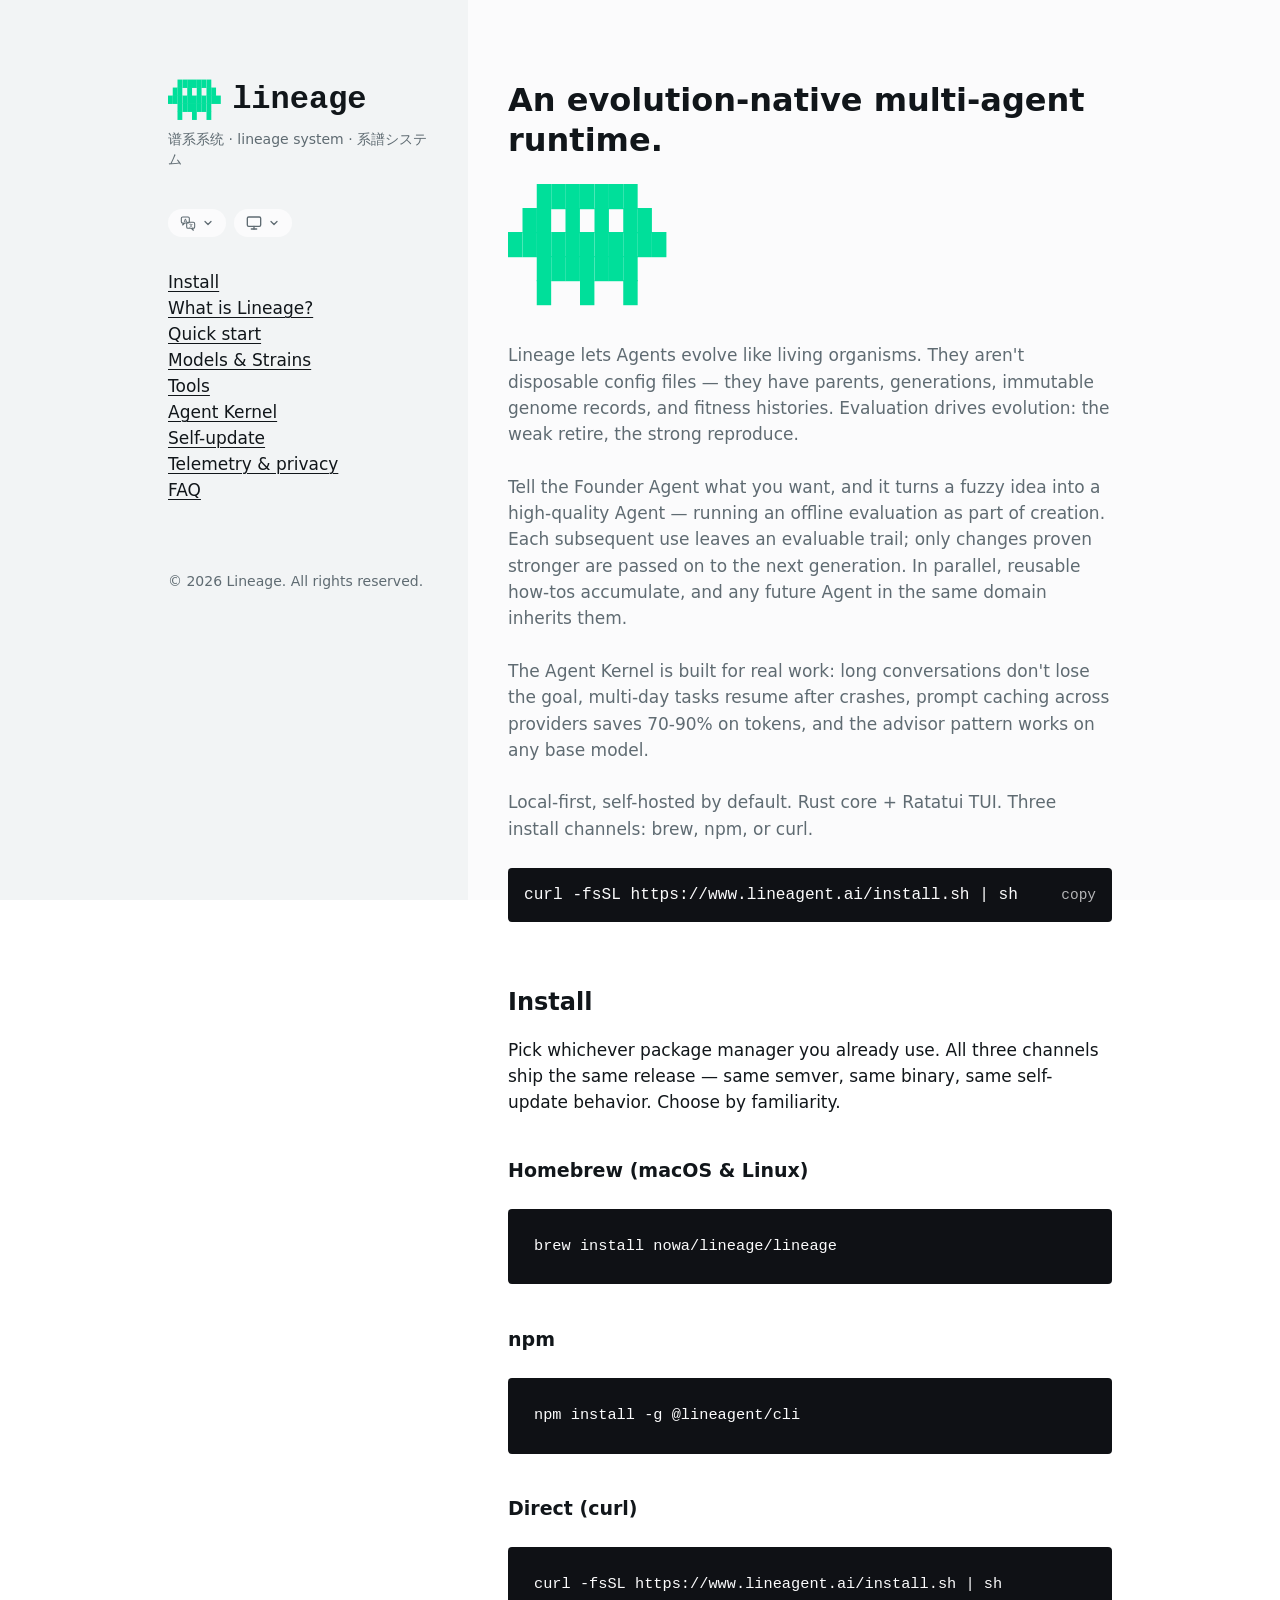
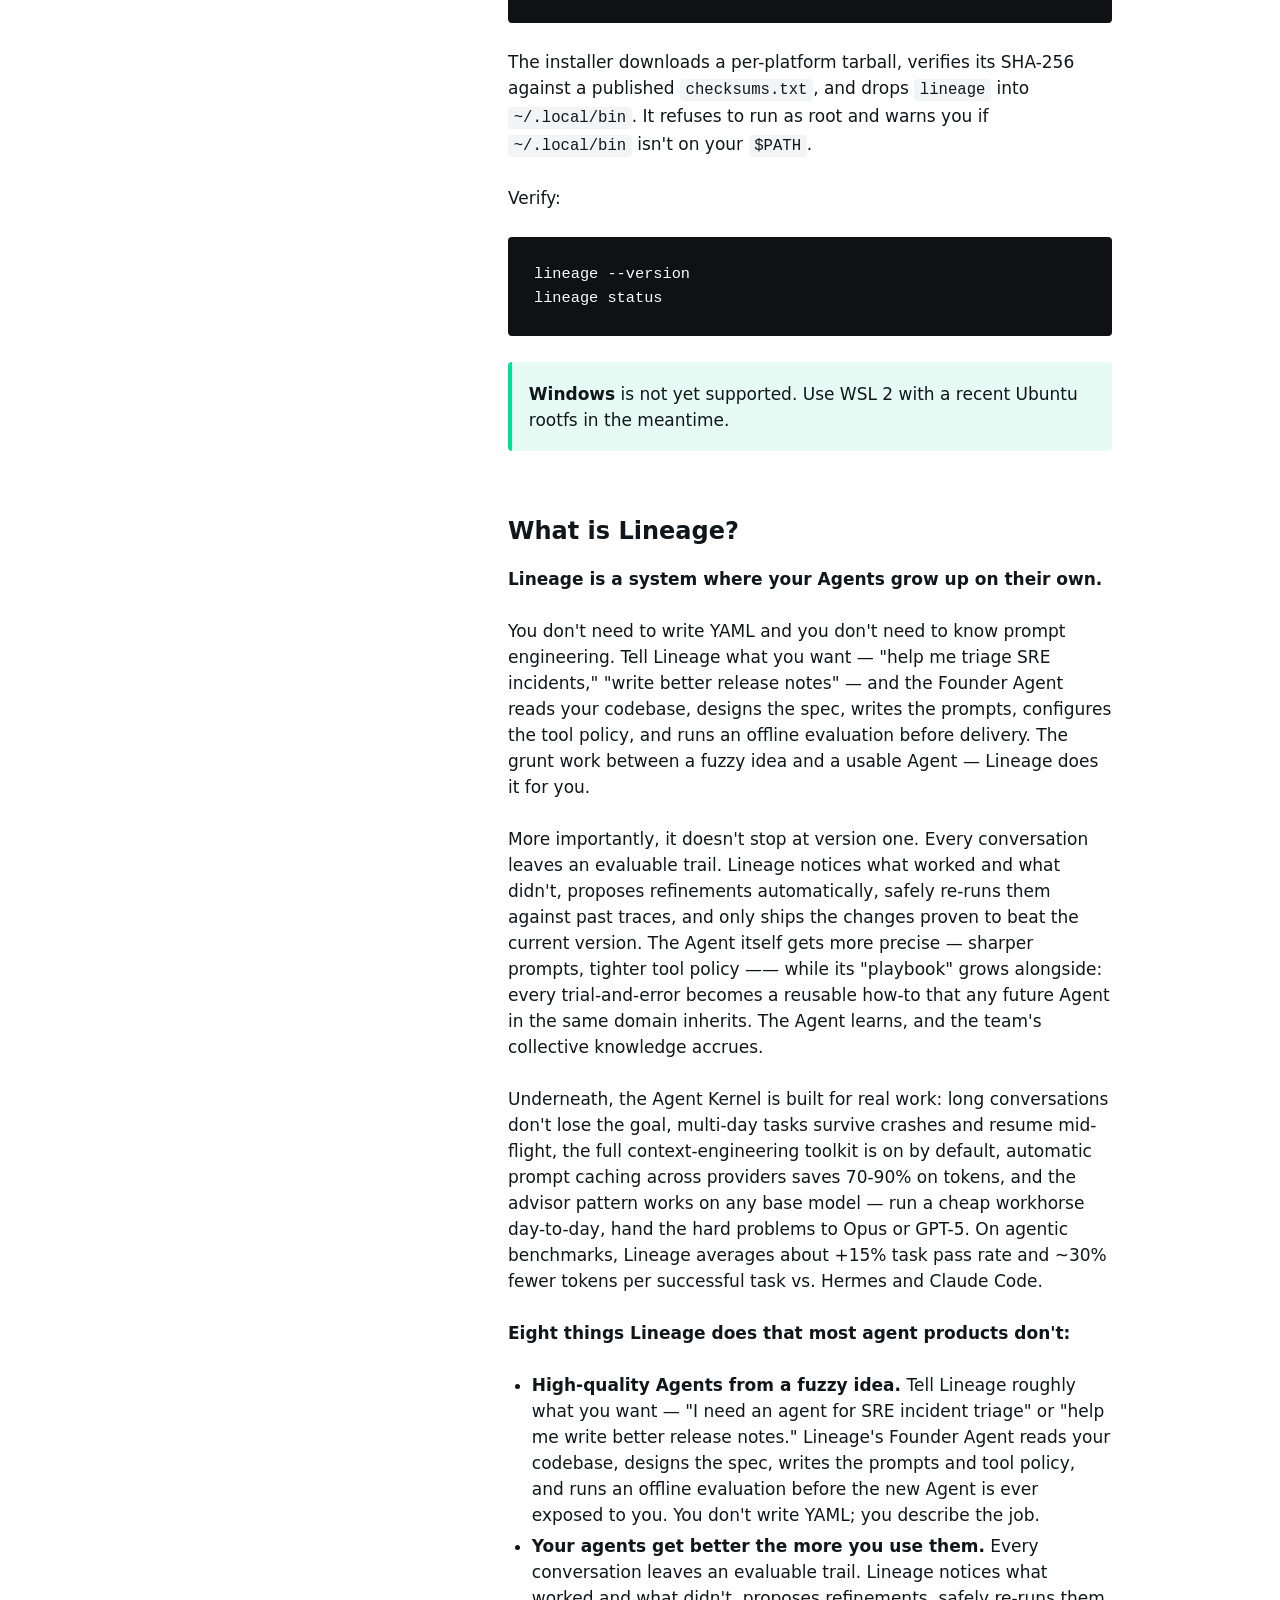
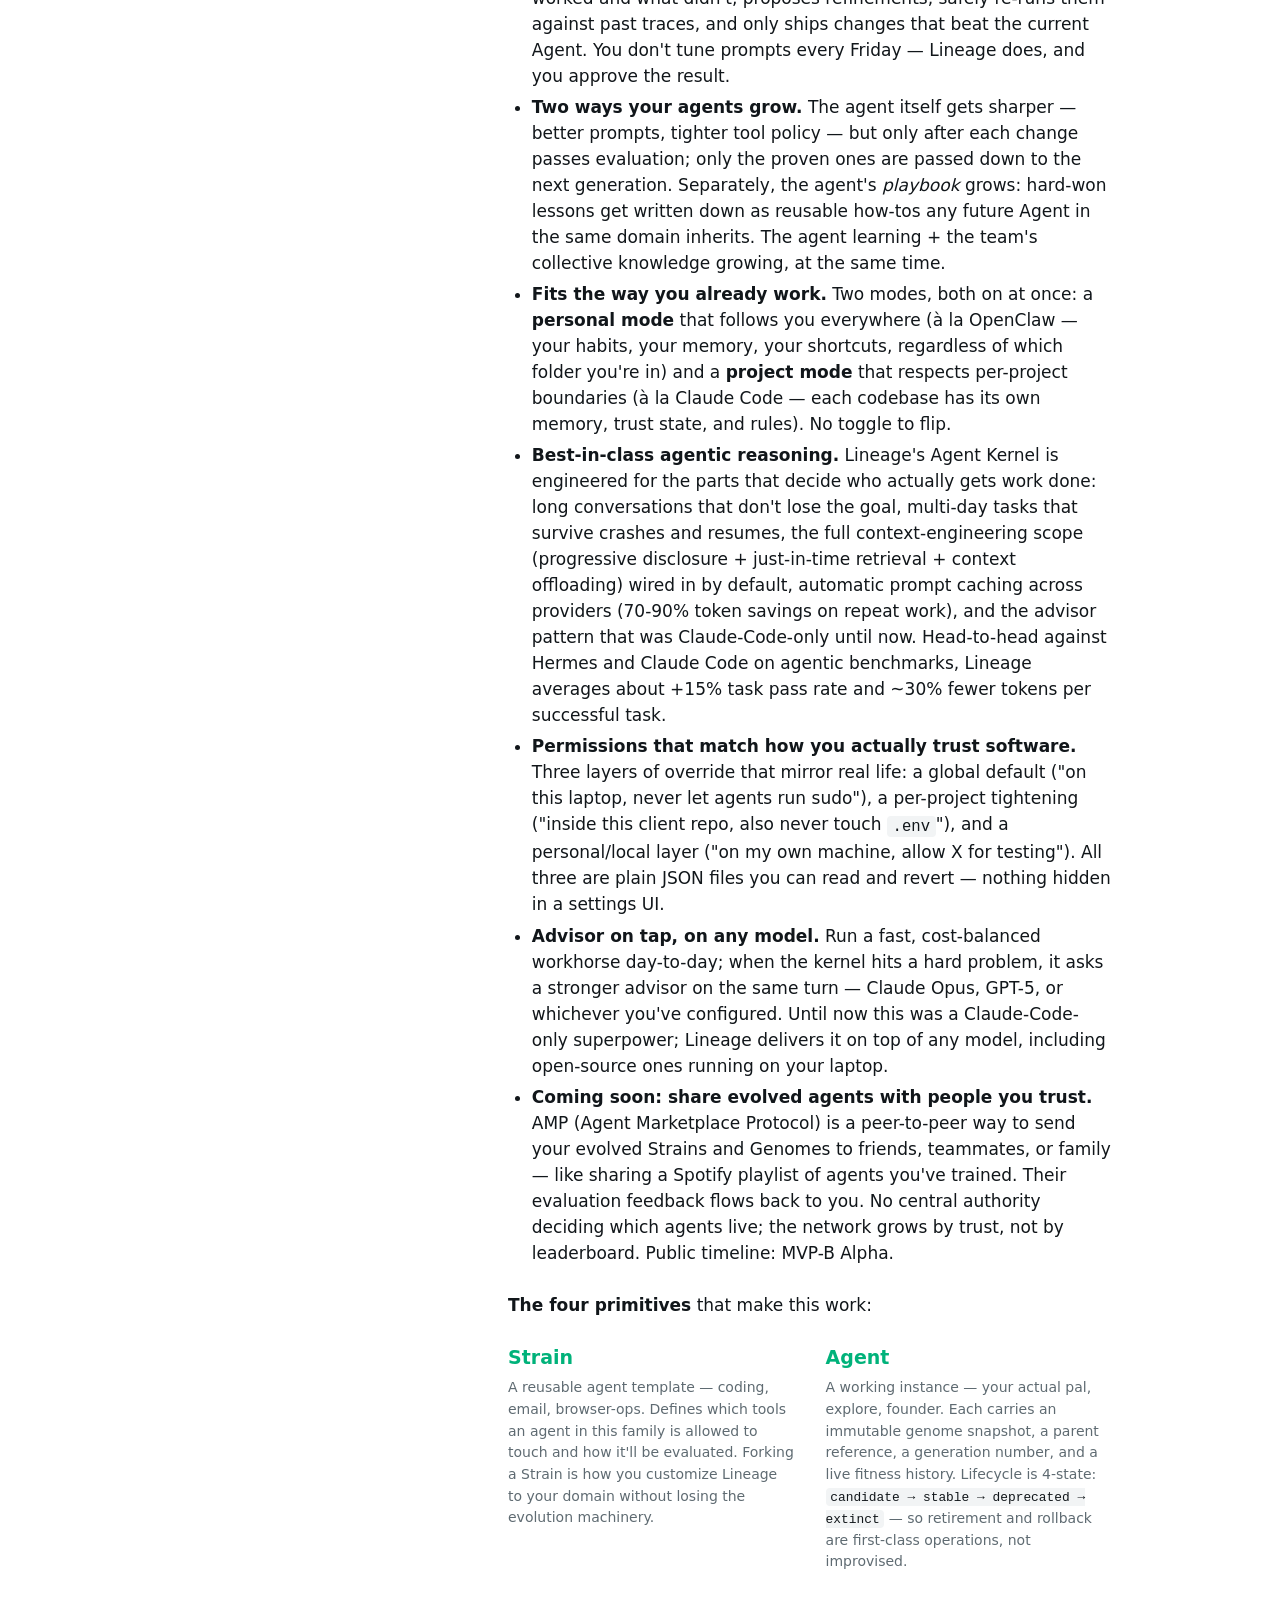
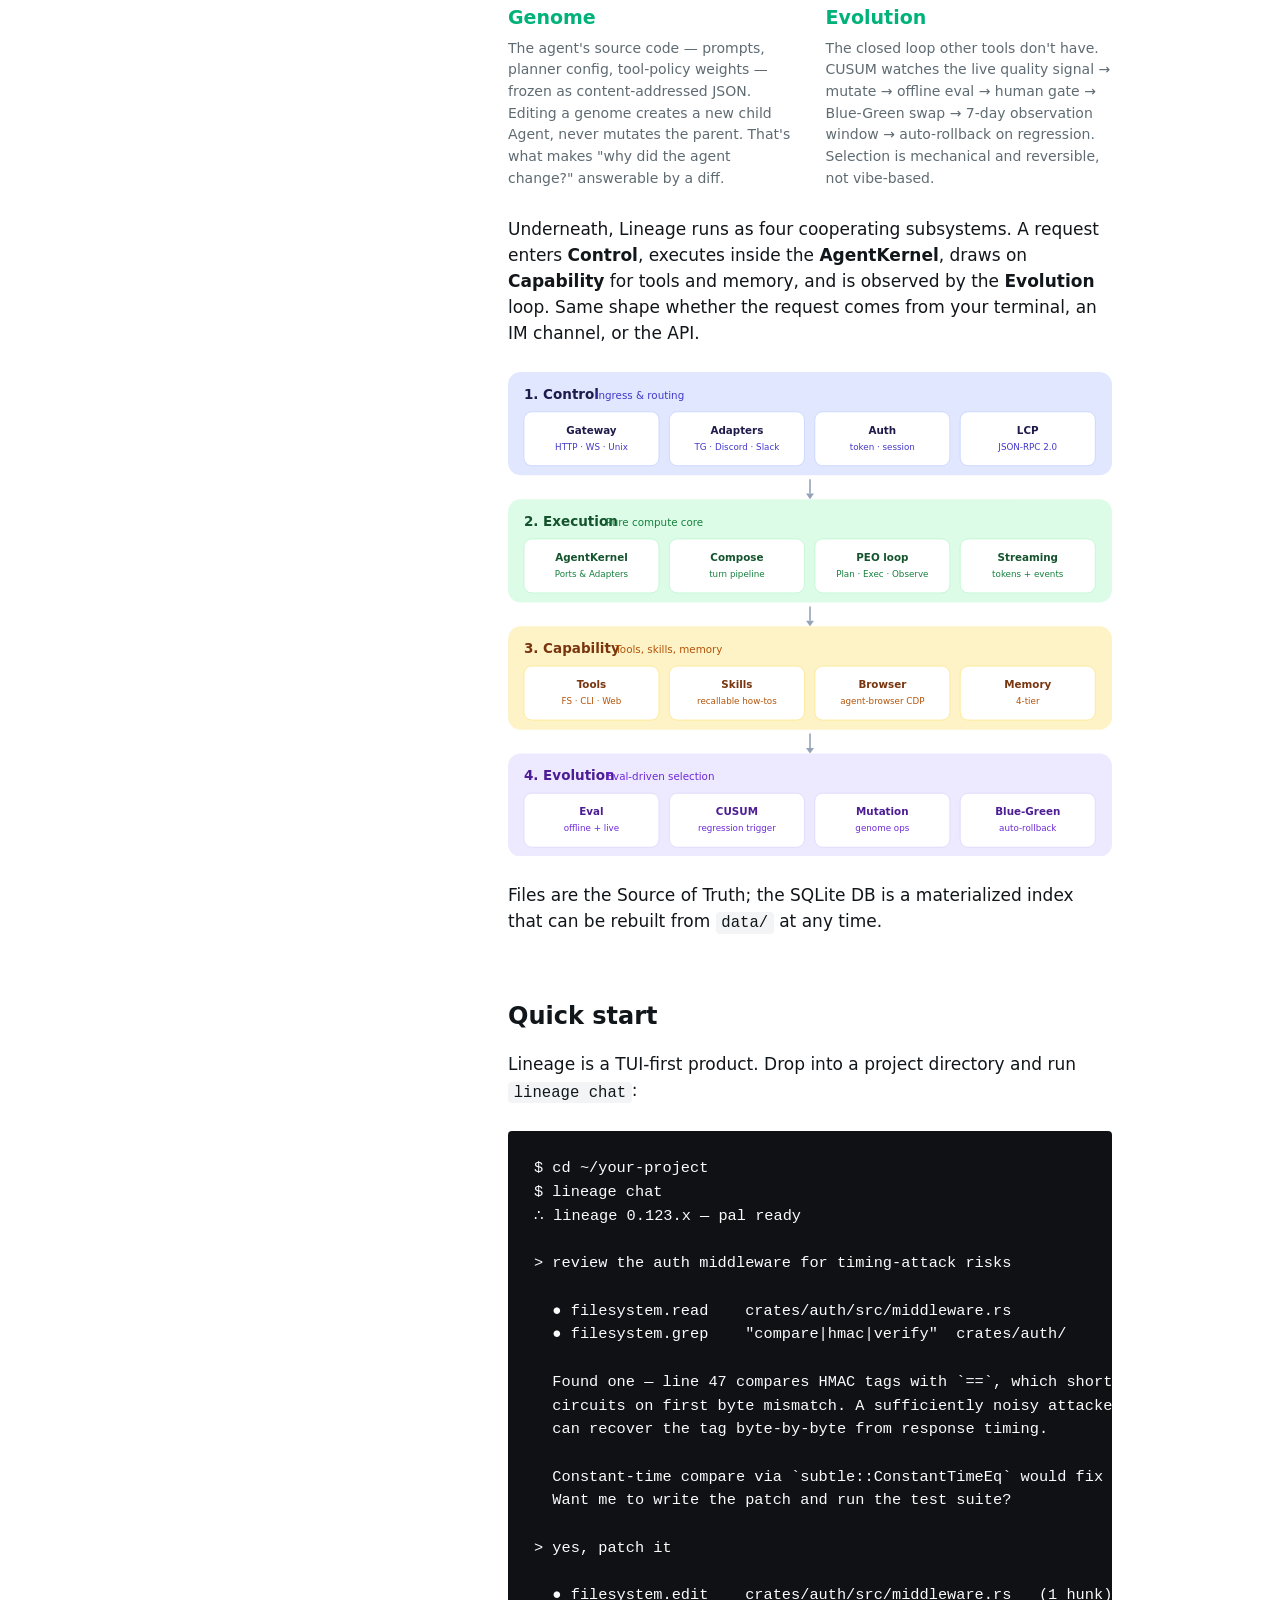
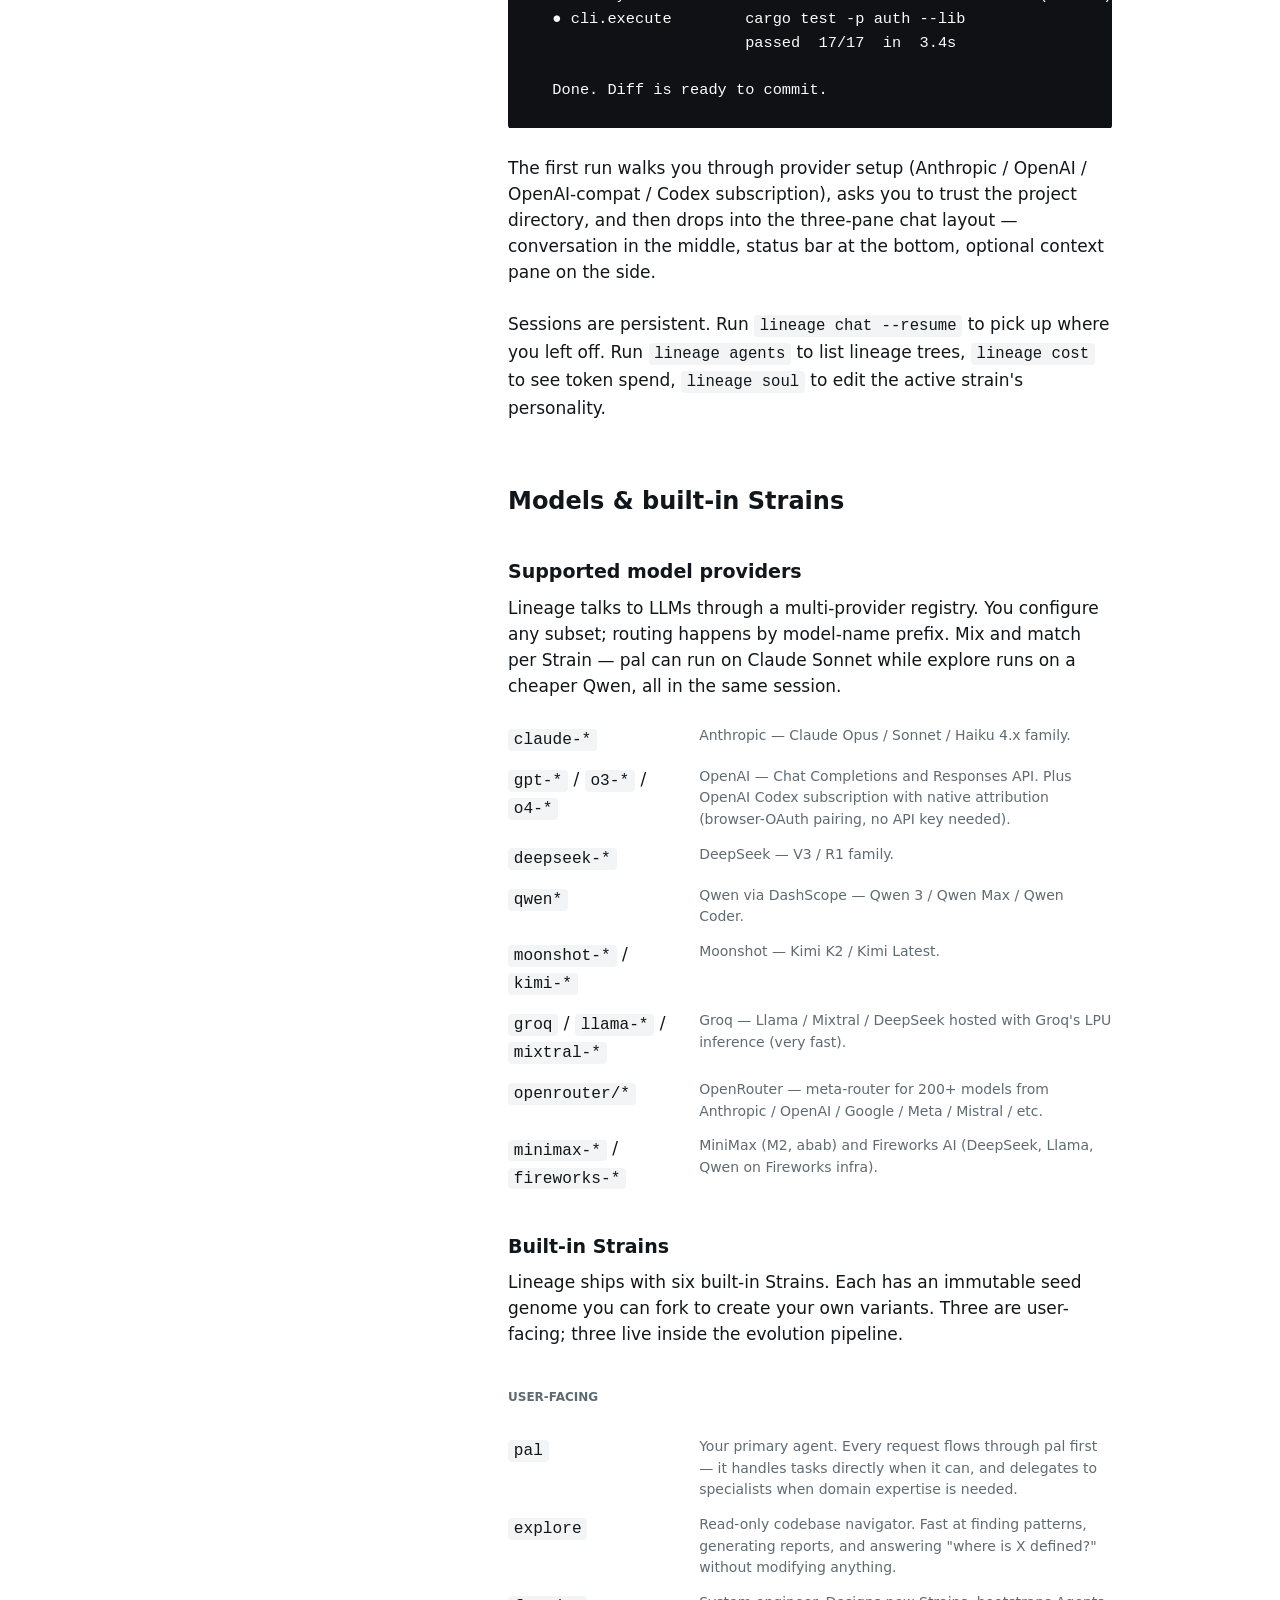
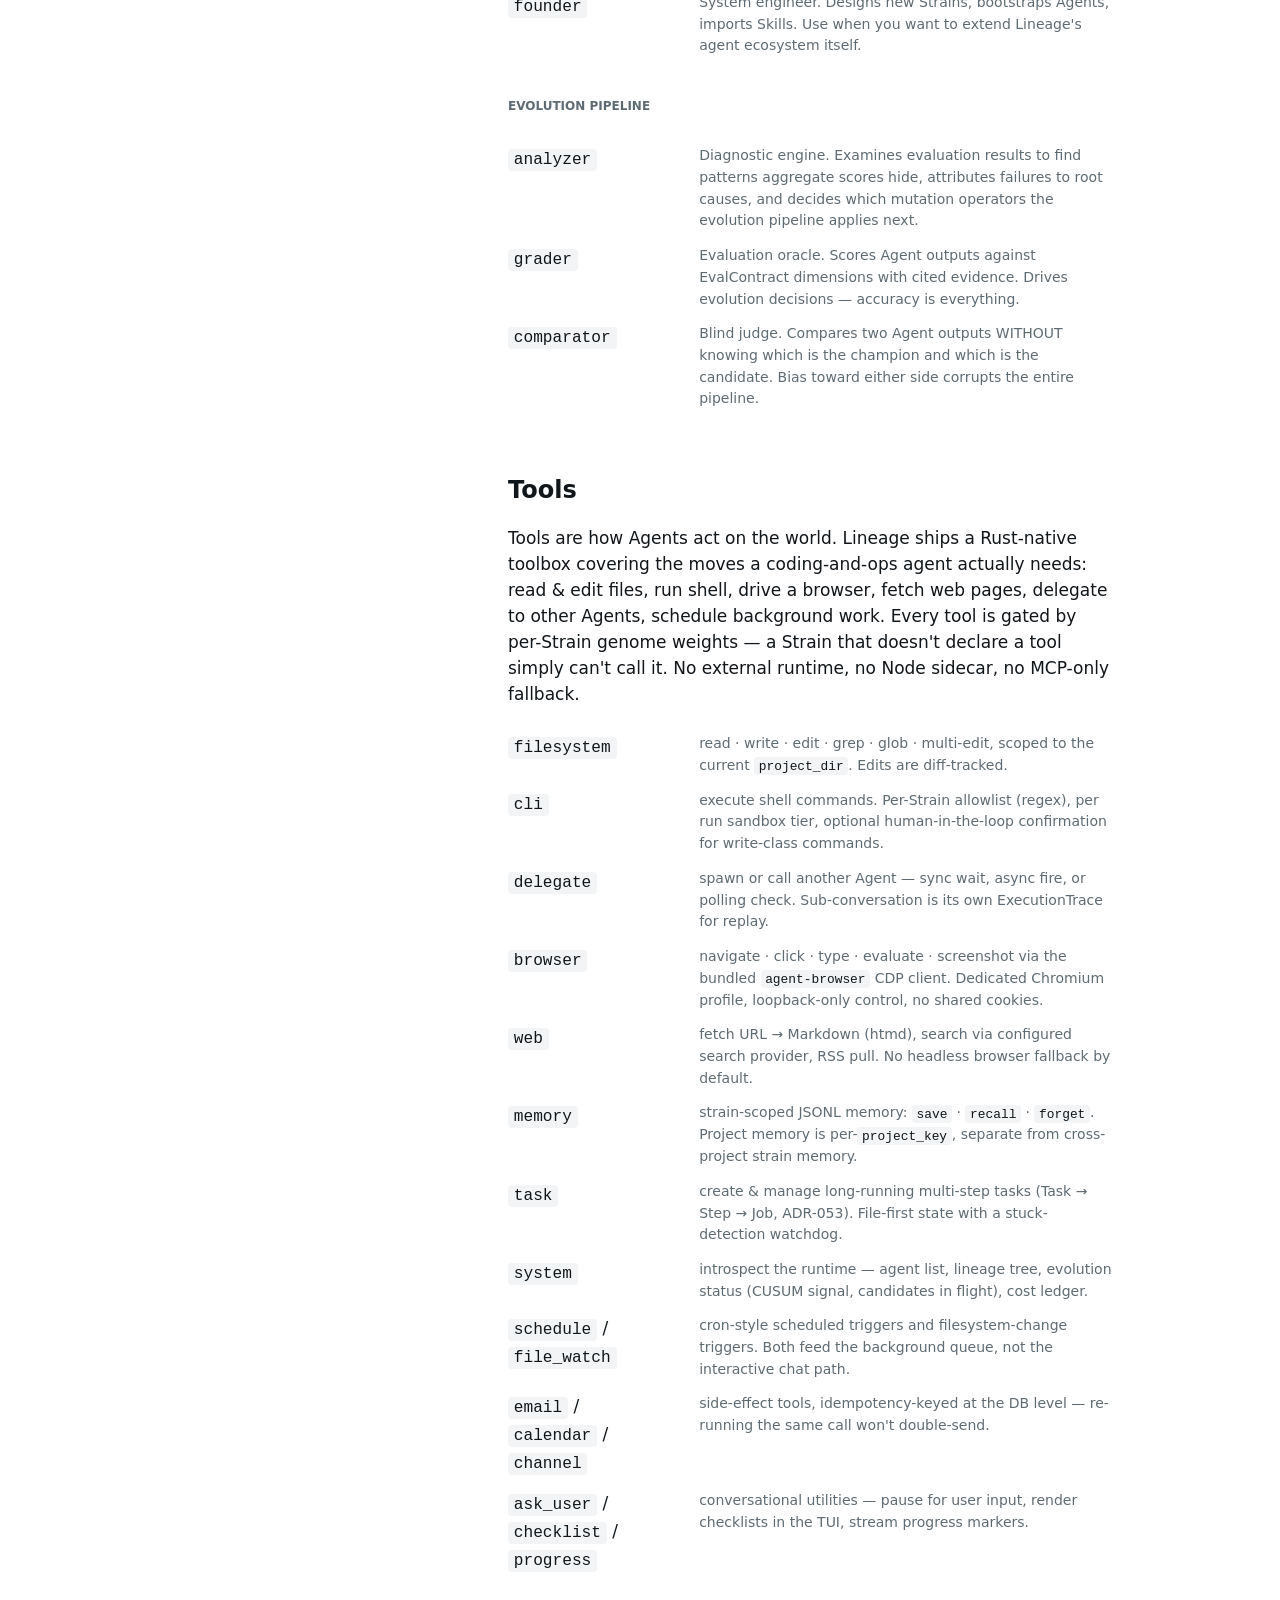
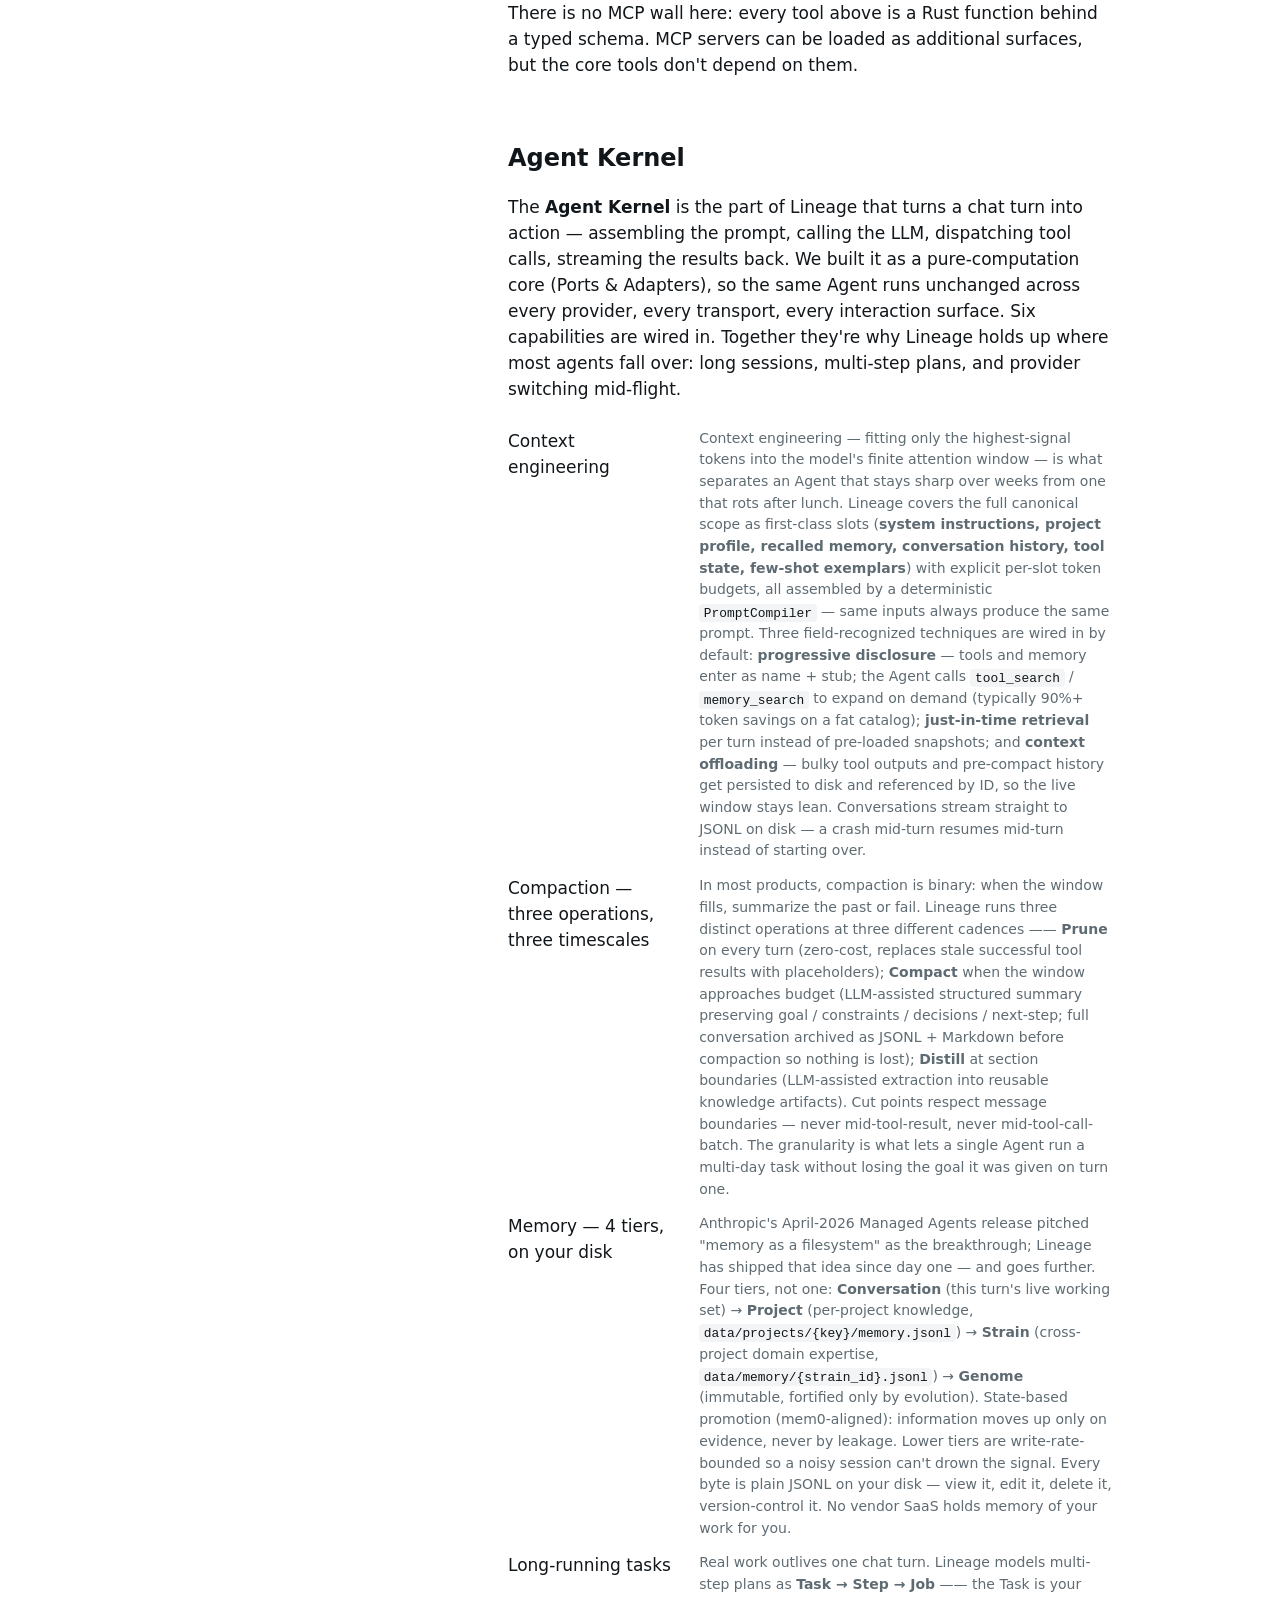
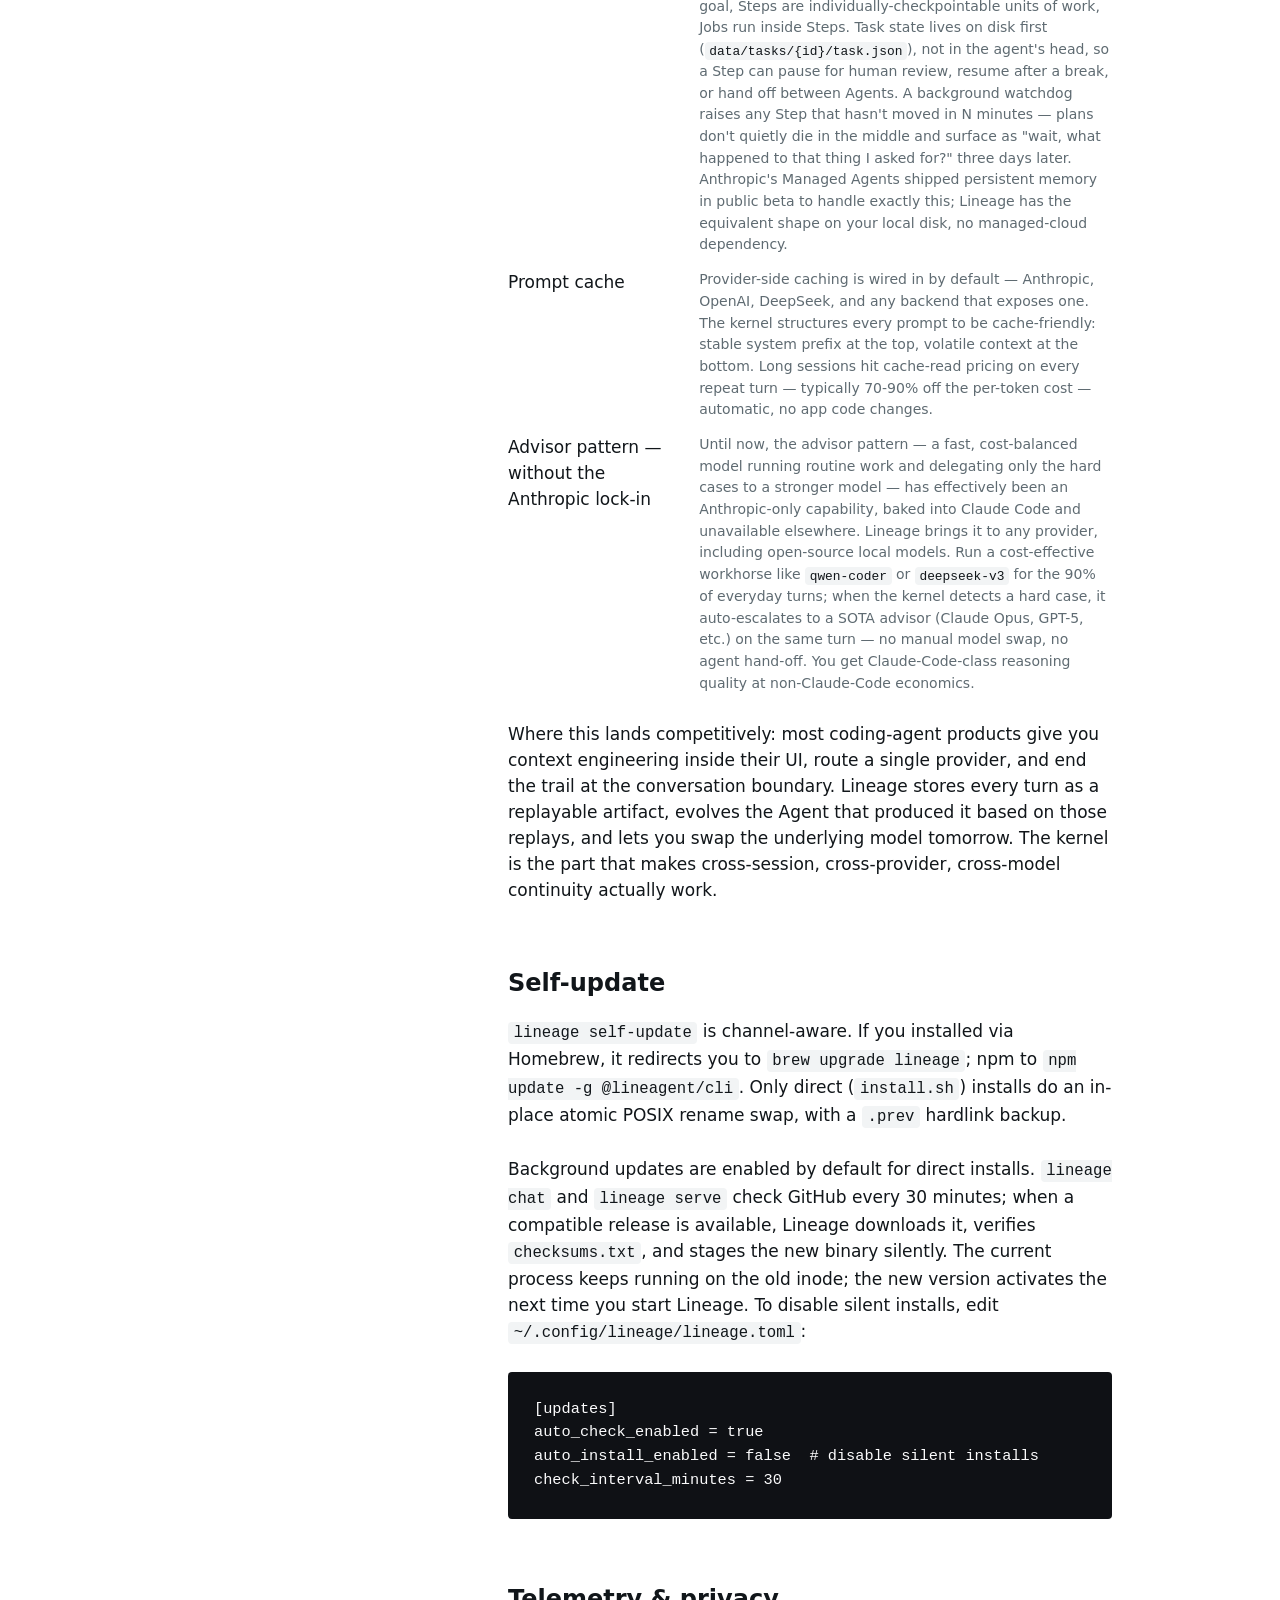
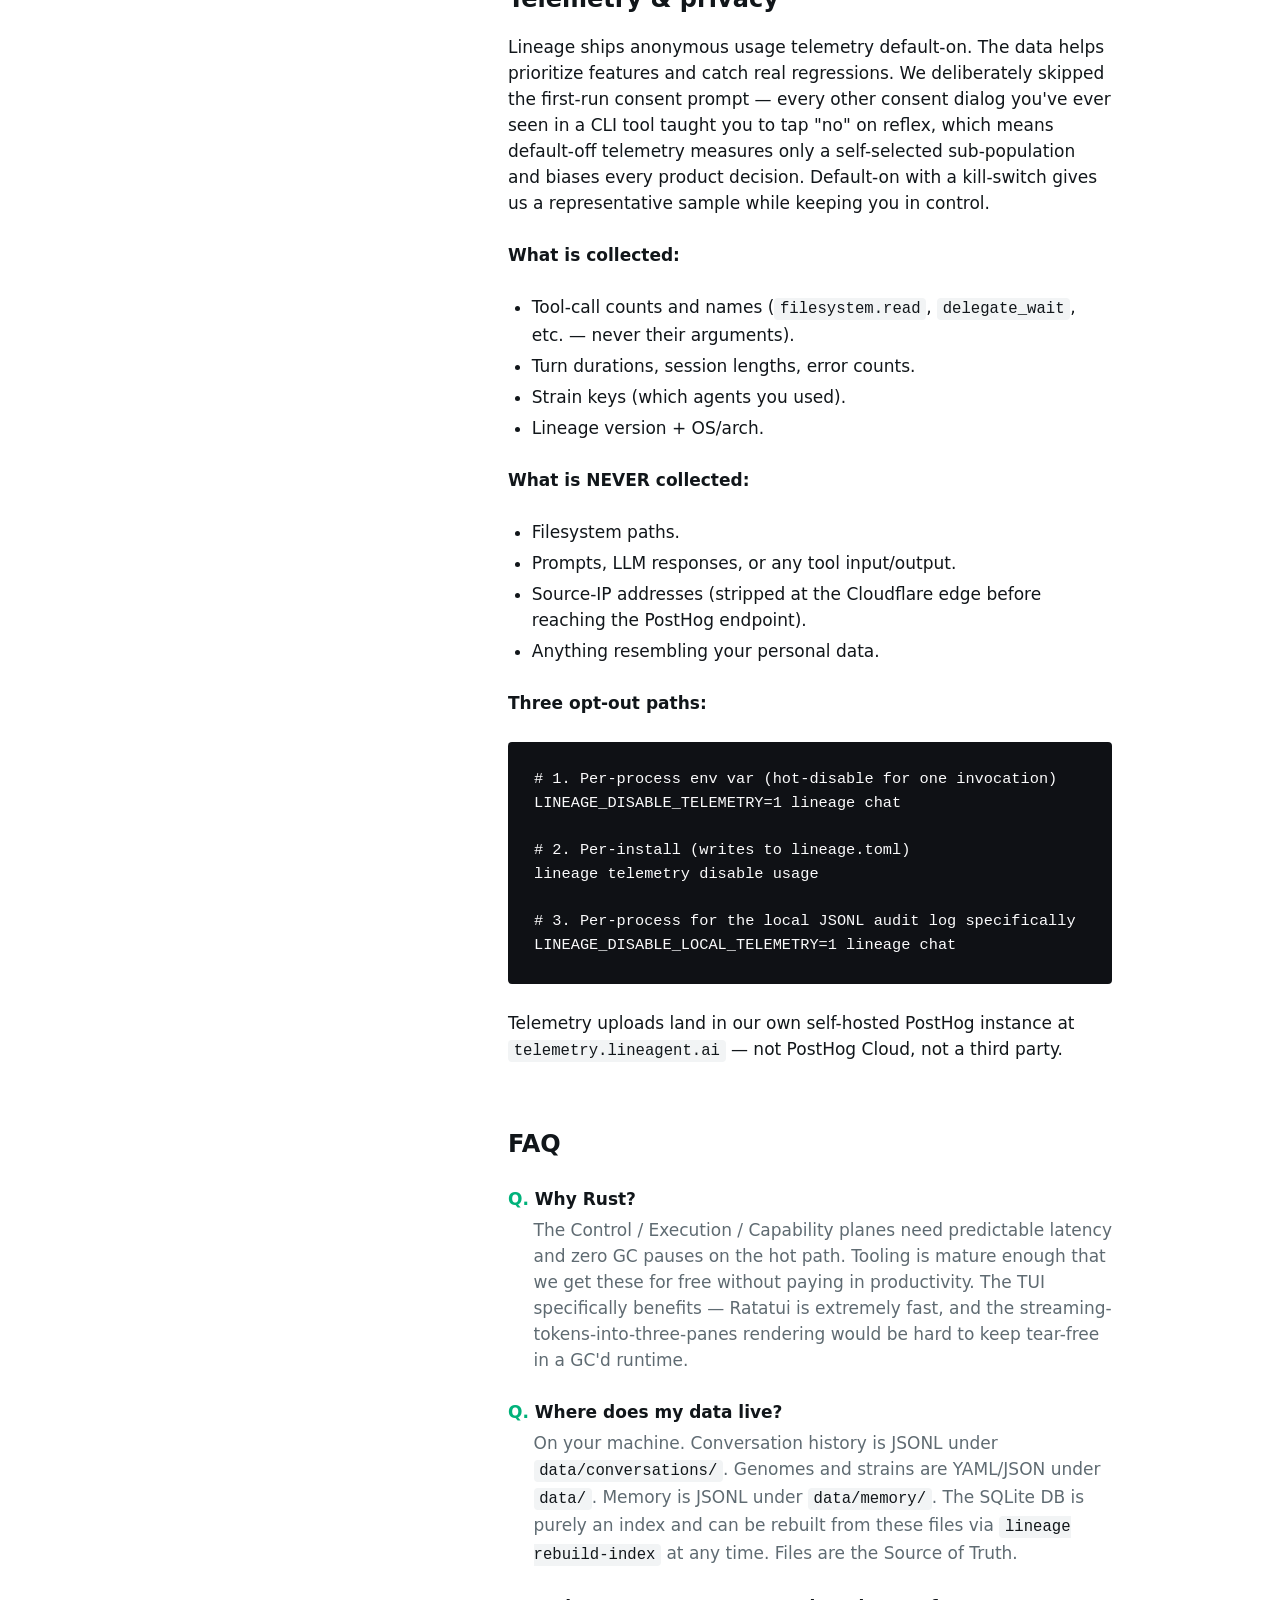
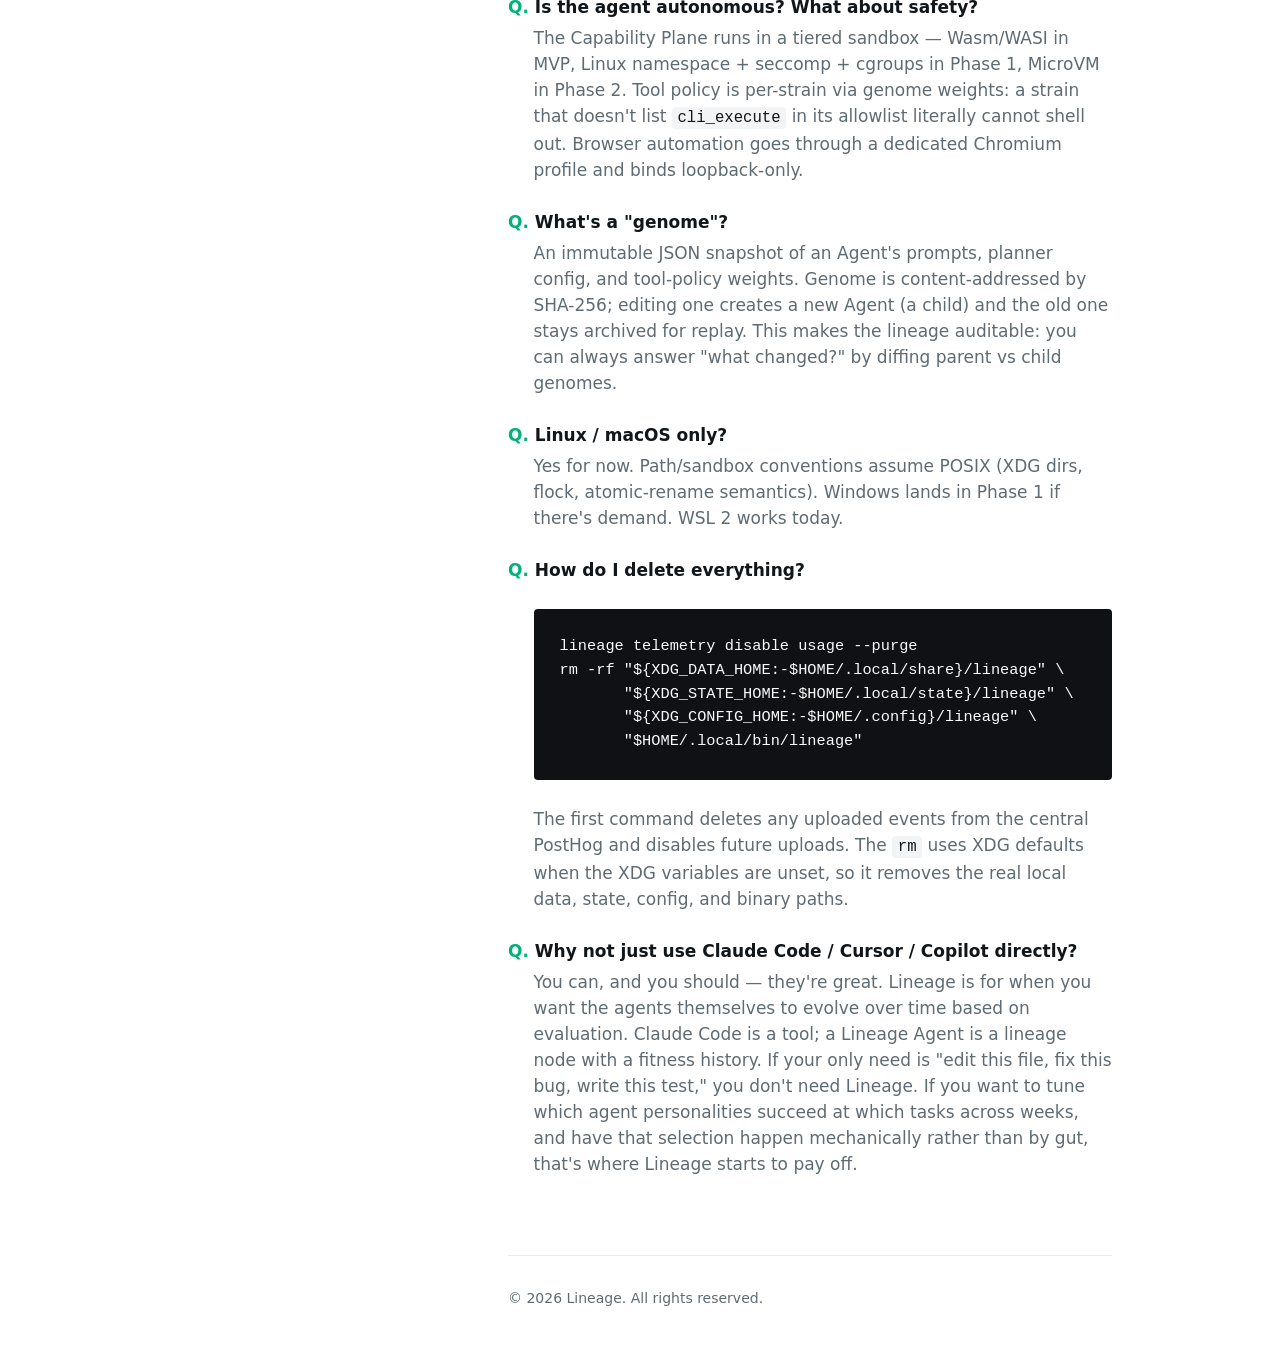
<file: index.html>
<!doctype html>
<!--
  Lineage landing site (www.lineagent.ai). Trilingual: en / 中 / 日.

  Strategy: keep one source HTML file with per-element `lang`
  attribute gating, then run build.py to publish three real URLs:
  `/`, `/zh/`, and `/ja/`. This keeps IA/design tokens in one place
  while giving crawlers one canonical language per URL.

  Direct source preview still works: CSS hides non-active language
  blocks, and JS sets `<html lang>` from URL hash → localStorage →
  navigator.language → default `en`.

  Translation policy:
  - Domain vocabulary (Strain / Agent / Genome / Evolution / ADR /
    MLI / etc.) stays in English across all three languages — they
    are technical identifiers, translating them adds confusion.
  - Code blocks, command-line examples, URLs, version numbers,
    file paths: never translated.
  - Brand mark (5×11 ASCII pixel art) is the same across all three.
-->
<html lang="en">
<head>
    <meta charset="utf-8">
    <meta name="viewport" content="width=device-width, initial-scale=1">
    <title>Lineage — Self-Hosted Multi-Agent Runtime in Rust</title>
    <meta name="description" content="Self-hosted multi-agent runtime where Agents evolve over time. Founder Agent designs from fuzzy ideas. Rust core, 9 LLM providers, local-first, files on disk.">

    <link rel="icon" href="/favicon.svg" type="image/svg+xml">
    <link rel="stylesheet" href="/style.css">

    <!-- Canonical URL — content lives at the root regardless of the
         active language (trilingual gating happens client-side). -->
    <link rel="canonical" href="https://www.lineagent.ai/">

    <!-- Crawler hints. /llms.txt is a markdown summary aimed at AI
         assistants (ChatGPT / Claude / Perplexity); /sitemap.xml is
         the standard machine-readable URL list. -->
    <link rel="sitemap" type="application/xml" href="/sitemap.xml">

    <link rel="alternate" hreflang="en" href="https://www.lineagent.ai/">
    <link rel="alternate" hreflang="zh" href="https://www.lineagent.ai/zh/">
    <link rel="alternate" hreflang="ja" href="https://www.lineagent.ai/ja/">
    <link rel="alternate" hreflang="x-default" href="https://www.lineagent.ai/">

    <meta property="og:title" content="Lineage — Self-Hosted Multi-Agent Runtime in Rust">
    <meta property="og:description" content="Agents that evolve over time. Founder Agent designs from a fuzzy idea. Runs across 9 LLM providers including local open-source models.">
    <meta property="og:url" content="https://www.lineagent.ai/">
    <meta property="og:type" content="website">
    <meta property="og:site_name" content="Lineage">
    <meta property="og:image" content="https://www.lineagent.ai/og-image.png">
    <meta property="og:image:width" content="1200">
    <meta property="og:image:height" content="630">
    <meta property="og:image:alt" content="Lineage — Self-Hosted Multi-Agent Runtime in Rust. ASCII brand mark in mint on a dark background, with the install one-liner: curl -fsSL lineagent.ai/install.sh | sh">
    <meta name="twitter:card" content="summary_large_image">
    <meta name="twitter:title" content="Lineage — Self-Hosted Multi-Agent Runtime in Rust">
    <meta name="twitter:description" content="Agents that evolve over time. Founder Agent designs from a fuzzy idea. Runs across 9 LLM providers including local open-source models.">
    <meta name="twitter:image" content="https://www.lineagent.ai/og-image.png">
    <meta name="twitter:image:alt" content="Lineage — Self-Hosted Multi-Agent Runtime in Rust">

    <!-- FOUC-prevention: resolve theme synchronously before stylesheet
         applies. Reads localStorage (lineage-theme: 'auto' | 'light' |
         'dark') + system preference, sets data-theme on <html>.
         Skipping this would flash light-mode content briefly even when
         the user's persisted choice is dark. -->
    <script>
    (function() {
        try {
            var t = localStorage.getItem('lineage-theme') || 'auto';
            var resolved = t === 'auto'
                ? (matchMedia('(prefers-color-scheme: dark)').matches ? 'dark' : 'light')
                : t;
            document.documentElement.setAttribute('data-theme', resolved);
            document.documentElement.setAttribute('data-theme-choice', t);
        } catch (e) {
            document.documentElement.setAttribute('data-theme', 'light');
            document.documentElement.setAttribute('data-theme-choice', 'auto');
        }
    })();
    </script>

    <!-- Structured data: SoftwareApplication for product surfacing,
         FAQPage for SERP rich-result eligibility on the FAQ section.
         Both schemas are schema.org-spec'd and Google-validated. -->
    <script type="application/ld+json">
    {
        "@context": "https://schema.org",
        "@type": "SoftwareApplication",
        "name": "Lineage",
        "alternateName": [
            "Lineage Agent Runtime",
            "lineagent"
        ],
        "applicationCategory": "DeveloperApplication",
        "applicationSubCategory": "AI Agent Runtime",
        "operatingSystem": "macOS, Linux",
        "description": "Self-hosted multi-agent runtime where Agents evolve over time through evaluation. Founder Agent designs new Agents from a fuzzy goal, runs an offline evaluation, and ships a validated Agent. Each conversation produces evidence; only proven changes are promoted to the next generation. Rust core, 9 LLM providers, local-first.",
        "url": "https://www.lineagent.ai/",
        "downloadUrl": "https://www.lineagent.ai/install.sh",
        "softwareVersion": "0.123.x",
        "programmingLanguage": "Rust",
        "license": "https://github.com/nowa/lineage/blob/main/COPYRIGHT.md",
        "image": "https://www.lineagent.ai/og-image.png",
        "inLanguage": "en",
        "offers": {
            "@type": "Offer",
            "price": "0",
            "priceCurrency": "USD",
            "availability": "https://schema.org/InStock"
        },
        "featureList": [
            "Evolution-driven Agent improvement (CUSUM trigger, offline eval, Blue-Green swap, auto-rollback)",
            "Multi-provider LLM (Anthropic Claude, OpenAI GPT, DeepSeek, Qwen, Moonshot Kimi, Groq, OpenRouter, MiniMax, Fireworks)",
            "Self-hosted, local-first storage (files are Source of Truth, SQLite as index)",
            "Six built-in Strains: pal, explore, founder, analyzer, grader, comparator",
            "Agent Kernel: context engineering, three-stage compaction, four-tier memory, long-running tasks, prompt cache, advisor pattern",
            "Personal mode + project mode, both on at once",
            "Three-layer permission control (User / Project / Local)",
            "Rust-native browser automation (agent-browser, loopback-only)",
            "Multi-step task orchestration (Task → Step → Job)",
            "Three-channel install: brew, npm, curl"
        ],
        "author": {
            "@type": "Organization",
            "name": "Lineage",
            "url": "https://www.lineagent.ai"
        }
    }
    </script>

    <script type="application/ld+json">
    {
        "@context": "https://schema.org",
        "@type": "FAQPage",
        "inLanguage": "en",
        "mainEntity": [
            {
                "@type": "Question",
                "name": "Why Rust?",
                "acceptedAnswer": {
                    "@type": "Answer",
                    "text": "The Control / Execution / Capability planes need predictable latency and zero GC pauses on the hot path. Tooling is mature enough to get these without paying in productivity. The TUI specifically benefits: Ratatui is extremely fast, and streaming tokens into three panes would be hard to keep tear-free in a GC'd runtime."
                }
            },
            {
                "@type": "Question",
                "name": "Where does my data live?",
                "acceptedAnswer": {
                    "@type": "Answer",
                    "text": "On your machine. Conversation history is JSONL under data/conversations/. Genomes and Strains are YAML/JSON under data/. Memory is JSONL under data/memory/. The SQLite DB is purely an index and can be rebuilt from these files via lineage rebuild-index at any time. Files are the Source of Truth."
                }
            },
            {
                "@type": "Question",
                "name": "Is the agent autonomous? What about safety?",
                "acceptedAnswer": {
                    "@type": "Answer",
                    "text": "The Capability Plane runs in a tiered sandbox: Wasm/WASI in MVP, Linux namespace + seccomp + cgroups in Phase 1, MicroVM in Phase 2. Tool policy is per-Strain via genome weights: a Strain that doesn't list cli_execute in its allowlist literally cannot shell out. Browser automation uses a dedicated Chromium profile and binds loopback-only."
                }
            },
            {
                "@type": "Question",
                "name": "What is a genome in Lineage?",
                "acceptedAnswer": {
                    "@type": "Answer",
                    "text": "An immutable JSON snapshot of an Agent's prompts, planner config, and tool-policy weights. Genome is content-addressed by SHA-256; editing one creates a new Agent (a child), and the old one stays archived for replay."
                }
            },
            {
                "@type": "Question",
                "name": "Linux and macOS only?",
                "acceptedAnswer": {
                    "@type": "Answer",
                    "text": "Yes for now. Path and sandbox conventions assume POSIX: XDG dirs, flock, and atomic rename semantics. Windows lands in Phase 1 if there is demand. WSL 2 works today."
                }
            },
            {
                "@type": "Question",
                "name": "How do I delete everything Lineage stored?",
                "acceptedAnswer": {
                    "@type": "Answer",
                    "text": "Run: lineage telemetry disable usage --purge; rm -rf \"${XDG_DATA_HOME:-$HOME/.local/share}/lineage\" \"${XDG_STATE_HOME:-$HOME/.local/state}/lineage\" \"${XDG_CONFIG_HOME:-$HOME/.config}/lineage\" \"$HOME/.local/bin/lineage\". The first command deletes uploaded telemetry events and disables future uploads. The rm command uses XDG defaults when the XDG variables are unset, so it removes the real local data, state, config, and binary paths."
                }
            },
            {
                "@type": "Question",
                "name": "Why not just use Claude Code, Cursor, or Copilot directly?",
                "acceptedAnswer": {
                    "@type": "Answer",
                    "text": "You can, and you should: they are great. Lineage is for when you want the agents themselves to evolve over time based on evaluation. Claude Code is a tool; a Lineage Agent is a lineage node with a fitness history."
                }
            }
        ]
    }
    </script>
</head>
<body>

<!-- ─── Sidebar ─────────────────────────────────────────────────── -->
<aside class="sidebar">
    <!-- Header is one flex row: [mark] [sitename] (Toltec parity).
         The bilingual tagline drops to a second row underneath. -->
    <header class="sidebar-header">
        <a href="#home" aria-label="Lineage home">
<pre class="sidebar-mark" aria-hidden="true">  ███████
 ██ █ █ ██
███████████
  ███████
  █  █  █  </pre><span class="sidebar-sitename">lineage</span>
            <span class="sidebar-tagline">谱系系统 · lineage system · 系譜システム</span>
        </a>
    </header>

    <!-- Sidebar dropdowns: language + theme.
         Two pill triggers in a row, each opens a popover menu. The
         language pill shows a globe icon (no per-language letter).
         The theme pill shows the *current* mode's icon (sun / moon /
         monitor). Active option in each menu shows brand-mint text
         + a small brand-mint dot on the right.
         Default language: English. Default theme: Auto / System. -->
    <div class="dropdown-row">

        <div class="dropdown" data-dropdown="lang">
            <button class="dropdown-trigger" type="button" aria-haspopup="true" aria-expanded="false" aria-label="Language">
                <!-- Translation icon: two overlapping speech bubbles, one with
                     Latin "A" and one with CJK "文". Conveys "multi-language" /
                     "translation" more directly than the earlier globe glyph
                     (which reads as "international" rather than specifically
                     "language"). Reference: typical i18n / translate icon pair. -->
                <svg class="icon" viewBox="0 0 24 24" fill="none" stroke="currentColor" stroke-width="1.6" stroke-linecap="round" stroke-linejoin="round" aria-hidden="true">
                    <path d="M4 3 H12 A2 2 0 0 1 14 5 V10 A2 2 0 0 1 12 12 H7 L4 15 L5 12 H4 A2 2 0 0 1 2 10 V5 A2 2 0 0 1 4 3 Z"/>
                    <text x="8" y="10" font-family="ui-sans-serif, system-ui, -apple-system, sans-serif" font-size="6.5" font-weight="700" fill="currentColor" stroke="none" text-anchor="middle">A</text>
                    <path d="M12 11 H20 A2 2 0 0 1 22 13 V18 A2 2 0 0 1 20 20 H19 L20 23 L17 20 H12 A2 2 0 0 1 10 18 V13 A2 2 0 0 1 12 11 Z"/>
                    <text x="16" y="18" font-family="ui-sans-serif, 'PingFang SC', 'Hiragino Sans', system-ui, sans-serif" font-size="6.5" font-weight="700" fill="currentColor" stroke="none" text-anchor="middle">文</text>
                </svg>
                <svg class="chevron" viewBox="0 0 24 24" fill="none" stroke="currentColor" stroke-width="2.5" stroke-linecap="round" stroke-linejoin="round" aria-hidden="true">
                    <polyline points="6 9 12 15 18 9"/>
                </svg>
            </button>
            <ul class="dropdown-menu" role="menu">
                <li><a href="/" data-lang-set="en" role="menuitem" aria-current="true"><span class="label">English</span></a></li>
                <li><a href="/zh/" data-lang-set="zh" role="menuitem"><span class="label">简体中文</span></a></li>
                <li><a href="/ja/" data-lang-set="ja" role="menuitem"><span class="label">日本語</span></a></li>
            </ul>
        </div>

        <div class="dropdown" data-dropdown="theme">
            <button class="dropdown-trigger" type="button" aria-haspopup="true" aria-expanded="false" aria-label="Theme">
                <svg class="icon icon-theme-light" viewBox="0 0 24 24" fill="none" stroke="currentColor" stroke-width="2" stroke-linecap="round" stroke-linejoin="round" aria-hidden="true">
                    <circle cx="12" cy="12" r="4"/>
                    <path d="M12 2v2"/><path d="M12 20v2"/>
                    <path d="m4.93 4.93 1.41 1.41"/><path d="m17.66 17.66 1.41 1.41"/>
                    <path d="M2 12h2"/><path d="M20 12h2"/>
                    <path d="m6.34 17.66-1.41 1.41"/><path d="m19.07 4.93-1.41 1.41"/>
                </svg>
                <svg class="icon icon-theme-dark" viewBox="0 0 24 24" fill="none" stroke="currentColor" stroke-width="2" stroke-linecap="round" stroke-linejoin="round" aria-hidden="true">
                    <path d="M21 12.79A9 9 0 1 1 11.21 3 7 7 0 0 0 21 12.79z"/>
                </svg>
                <svg class="icon icon-theme-auto" viewBox="0 0 24 24" fill="none" stroke="currentColor" stroke-width="2" stroke-linecap="round" stroke-linejoin="round" aria-hidden="true">
                    <rect width="20" height="14" x="2" y="3" rx="2"/>
                    <path d="M8 21h8"/><path d="M12 17v4"/>
                </svg>
                <svg class="chevron" viewBox="0 0 24 24" fill="none" stroke="currentColor" stroke-width="2.5" stroke-linecap="round" stroke-linejoin="round" aria-hidden="true">
                    <polyline points="6 9 12 15 18 9"/>
                </svg>
            </button>
            <ul class="dropdown-menu" role="menu">
                <li><button type="button" data-theme-set="light" role="menuitem">
                    <svg class="icon" viewBox="0 0 24 24" fill="none" stroke="currentColor" stroke-width="2" stroke-linecap="round" stroke-linejoin="round" aria-hidden="true">
                        <circle cx="12" cy="12" r="4"/>
                        <path d="M12 2v2"/><path d="M12 20v2"/>
                        <path d="m4.93 4.93 1.41 1.41"/><path d="m17.66 17.66 1.41 1.41"/>
                        <path d="M2 12h2"/><path d="M20 12h2"/>
                        <path d="m6.34 17.66-1.41 1.41"/><path d="m19.07 4.93-1.41 1.41"/>
                    </svg>
                    <span class="label">Light</span>
                </button></li>
                <li><button type="button" data-theme-set="dark" role="menuitem">
                    <svg class="icon" viewBox="0 0 24 24" fill="none" stroke="currentColor" stroke-width="2" stroke-linecap="round" stroke-linejoin="round" aria-hidden="true">
                        <path d="M21 12.79A9 9 0 1 1 11.21 3 7 7 0 0 0 21 12.79z"/>
                    </svg>
                    <span class="label">Dark</span>
                </button></li>
                <li><button type="button" data-theme-set="auto" role="menuitem">
                    <svg class="icon" viewBox="0 0 24 24" fill="none" stroke="currentColor" stroke-width="2" stroke-linecap="round" stroke-linejoin="round" aria-hidden="true">
                        <rect width="20" height="14" x="2" y="3" rx="2"/>
                        <path d="M8 21h8"/><path d="M12 17v4"/>
                    </svg>
                    <span class="label">System</span>
                </button></li>
            </ul>
        </div>

    </div>

    <nav class="sidebar-nav">
        <ul>
            <li><a href="#install">
                <span lang="en">Install</span>
                
                
            </a></li>
            <li><a href="#what">
                <span lang="en">What is Lineage?</span>
                
                
            </a></li>
            <li><a href="#quickstart">
                <span lang="en">Quick start</span>
                
                
            </a></li>
            <li><a href="#models">
                <span lang="en">Models &amp; Strains</span>
                
                
            </a></li>
            <li><a href="#tools">
                <span lang="en">Tools</span>
                
                
            </a></li>
            <li><a href="#kernel">
                <span lang="en">Agent Kernel</span>
                
                
            </a></li>
            <li><a href="#self-update">
                <span lang="en">Self-update</span>
                
                
            </a></li>
            <li><a href="#telemetry">
                <span lang="en">Telemetry &amp; privacy</span>
                
                
            </a></li>
            <li><a href="#faq">
                <span lang="en">FAQ</span>
                
                
            </a></li>
        </ul>
    </nav>

    <footer class="sidebar-footer">
        <p>© 2026 Lineage. <span lang="en">All rights reserved.</span></p>
    </footer>
</aside>

<!-- ─── Main content ────────────────────────────────────────────── -->
<main>

<!-- Hero — title first, then brand mark below, then sub-prose, then
     install one-liner. The two former CTA buttons are gone — the
     sidebar nav already covers Install / What is this navigation. -->
<section id="home" class="hero">
    <h1 class="hero-tagline" lang="en">An evolution-native multi-agent runtime.</h1>
    
    

<pre class="hero-mark" aria-hidden="true">  ███████
 ██ █ █ ██
███████████
  ███████
  █  █  █  </pre>

    <p class="hero-sub" lang="en">
        Lineage lets Agents evolve like living organisms. They aren't
        disposable config files — they have parents, generations,
        immutable genome records, and fitness histories. Evaluation
        drives evolution: the weak retire, the strong reproduce.
    </p>
    
    

    <p class="hero-sub" lang="en">
        Tell the Founder Agent what you want, and it turns a fuzzy
        idea into a high-quality Agent — running an offline evaluation
        as part of creation. Each subsequent use leaves an evaluable
        trail; only changes proven stronger are passed on to the next
        generation. In parallel, reusable how-tos accumulate, and any
        future Agent in the same domain inherits them.
    </p>
    
    

    <p class="hero-sub" lang="en">
        The Agent Kernel is built for real work: long conversations
        don't lose the goal, multi-day tasks resume after crashes,
        prompt caching across providers saves 70-90% on tokens, and
        the advisor pattern works on any base model.
    </p>
    
    

    <p class="hero-sub" lang="en">
        Local-first, self-hosted by default. Rust core + Ratatui TUI.
        Three install channels: brew, npm, or curl.
    </p>
    
    

    <div class="install-line">
        <code>curl -fsSL https://www.lineagent.ai/install.sh | sh</code>
        <button type="button" class="copy-btn" data-copy="curl -fsSL https://www.lineagent.ai/install.sh | sh">
            <span lang="en">copy</span>
        </button>
    </div>
</section>


<!-- Install ──────────────────────────────────────────────────────── -->
<section id="install">
<h2 lang="en">Install<a class="headerlink" href="#install">#</a></h2>



<p lang="en">
    Pick whichever package manager you already use. All three
    channels ship the same release — same semver, same binary, same
    self-update behavior. Choose by familiarity.
</p>



<h3 lang="en">Homebrew (macOS &amp; Linux)</h3>


<pre><code>brew install nowa/lineage/lineage</code></pre>

<h3>npm</h3>
<pre><code>npm install -g @lineagent/cli</code></pre>

<h3 lang="en">Direct (curl)</h3>


<pre><code>curl -fsSL https://www.lineagent.ai/install.sh | sh</code></pre>

<p lang="en">
    The installer downloads a per-platform tarball, verifies its
    SHA-256 against a published <code>checksums.txt</code>, and
    drops <code>lineage</code> into <code>~/.local/bin</code>. It
    refuses to run as root and warns you if <code>~/.local/bin</code>
    isn't on your <code>$PATH</code>.
</p>



<p lang="en">Verify:</p>


<pre><code>lineage --version
lineage status</code></pre>

<div class="callout">
    <p lang="en"><strong>Windows</strong> is not yet supported. Use WSL 2 with
    a recent Ubuntu rootfs in the meantime.</p>
    
    
</div>
</section>


<!-- What is Lineage? ─────────────────────────────────────────────── -->
<section id="what">
<h2 lang="en">What is Lineage?<a class="headerlink" href="#what">#</a></h2>



<p lang="en">
    <strong>Lineage is a system where your Agents grow up on their own.</strong>
</p>



<p lang="en">
    You don't need to write YAML and you don't need to know prompt
    engineering. Tell Lineage what you want — "help me triage SRE
    incidents," "write better release notes" — and the Founder Agent
    reads your codebase, designs the spec, writes the prompts,
    configures the tool policy, and runs an offline evaluation
    before delivery. The grunt work between a fuzzy idea and a
    usable Agent — Lineage does it for you.
</p>



<p lang="en">
    More importantly, it doesn't stop at version one. Every
    conversation leaves an evaluable trail. Lineage notices what
    worked and what didn't, proposes refinements automatically,
    safely re-runs them against past traces, and only ships the
    changes proven to beat the current version. The Agent itself
    gets more precise — sharper prompts, tighter tool policy ——
    while its "playbook" grows alongside: every trial-and-error
    becomes a reusable how-to that any future Agent in the same
    domain inherits. The Agent learns, and the team's collective
    knowledge accrues.
</p>



<p lang="en">
    Underneath, the Agent Kernel is built for real work: long
    conversations don't lose the goal, multi-day tasks survive
    crashes and resume mid-flight, the full context-engineering
    toolkit is on by default, automatic prompt caching across
    providers saves 70-90% on tokens, and the advisor pattern
    works on any base model — run a cheap workhorse day-to-day,
    hand the hard problems to Opus or GPT-5. On agentic benchmarks,
    Lineage averages about +15% task pass rate and ~30% fewer
    tokens per successful task vs. Hermes and Claude Code.
</p>



<p lang="en"><strong>Eight things Lineage does that most agent products don't:</strong></p>



<ul lang="en">
    <li><strong>High-quality Agents from a fuzzy idea.</strong> Tell
        Lineage roughly what you want — "I need an agent for SRE
        incident triage" or "help me write better release notes."
        Lineage's Founder Agent reads your codebase, designs the
        spec, writes the prompts and tool policy, and runs an offline
        evaluation before the new Agent is ever exposed to you. You
        don't write YAML; you describe the job.</li>
    <li><strong>Your agents get better the more you use them.</strong>
        Every conversation leaves an evaluable trail. Lineage notices
        what worked and what didn't, proposes refinements, safely
        re-runs them against past traces, and only ships changes
        that beat the current Agent. You don't tune prompts every
        Friday — Lineage does, and you approve the result.</li>
    <li><strong>Two ways your agents grow.</strong> The agent itself
        gets sharper — better prompts, tighter tool policy — but
        only after each change passes evaluation; only the proven
        ones are passed down to the next generation. Separately,
        the agent's <em>playbook</em> grows: hard-won lessons get
        written down as reusable how-tos any future Agent in the
        same domain inherits. The agent learning + the team's
        collective knowledge growing, at the same time.</li>
    <li><strong>Fits the way you already work.</strong> Two modes,
        both on at once: a <strong>personal mode</strong> that
        follows you everywhere (à la OpenClaw — your habits, your
        memory, your shortcuts, regardless of which folder you're
        in) and a <strong>project mode</strong> that respects
        per-project boundaries (à la Claude Code — each codebase
        has its own memory, trust state, and rules). No toggle to
        flip.</li>
    <li><strong>Best-in-class agentic reasoning.</strong> Lineage's
        Agent Kernel is engineered for the parts that decide who
        actually gets work done: long conversations that don't lose
        the goal, multi-day tasks that survive crashes and resumes,
        the full context-engineering scope (progressive disclosure +
        just-in-time retrieval + context offloading) wired in by
        default, automatic prompt caching across providers (70-90%
        token savings on repeat work), and the advisor pattern that
        was Claude-Code-only until now. Head-to-head against Hermes
        and Claude Code on agentic benchmarks, Lineage averages about
        +15% task pass rate and ~30% fewer tokens per successful task.</li>
    <li><strong>Permissions that match how you actually trust software.</strong>
        Three layers of override that mirror real life: a global
        default ("on this laptop, never let agents run sudo"), a
        per-project tightening ("inside this client repo, also
        never touch <code>.env</code>"), and a personal/local
        layer ("on my own machine, allow X for testing"). All three
        are plain JSON files you can read and revert — nothing
        hidden in a settings UI.</li>
    <li><strong>Advisor on tap, on any model.</strong> Run a fast,
        cost-balanced workhorse day-to-day; when the kernel hits a
        hard problem, it asks a stronger advisor on the same turn —
        Claude Opus, GPT-5, or whichever you've configured. Until
        now this was a Claude-Code-only superpower; Lineage delivers
        it on top of any model, including open-source ones running
        on your laptop.</li>
    <li><strong>Coming soon: share evolved agents with people you trust.</strong>
        AMP (Agent Marketplace Protocol) is a peer-to-peer way to
        send your evolved Strains and Genomes to friends,
        teammates, or family — like sharing a Spotify playlist of
        agents you've trained. Their evaluation feedback flows back
        to you. No central authority deciding which agents live;
        the network grows by trust, not by leaderboard. Public
        timeline: MVP-B Alpha.</li>
</ul>



<p lang="en"><strong>The four primitives</strong> that make this work:</p>



<div class="concept-grid">
    <div>
        <h3>Strain</h3>
        <p lang="en">A reusable agent template — coding, email, browser-ops.
        Defines which tools an agent in this family is allowed to
        touch and how it'll be evaluated. Forking a Strain is how you
        customize Lineage to your domain without losing the evolution
        machinery.</p>
        
        
    </div>
    <div>
        <h3>Agent</h3>
        <p lang="en">A working instance — your actual pal, explore, founder.
        Each carries an immutable genome snapshot, a parent reference,
        a generation number, and a live fitness history. Lifecycle is
        4-state: <code>candidate → stable → deprecated → extinct</code> —
        so retirement and rollback are first-class operations, not improvised.</p>
        
        
    </div>
    <div>
        <h3>Genome</h3>
        <p lang="en">The agent's source code — prompts, planner config,
        tool-policy weights — frozen as content-addressed JSON. Editing
        a genome creates a new child Agent, never mutates the parent.
        That's what makes "why did the agent change?" answerable by
        a diff.</p>
        
        
    </div>
    <div>
        <h3>Evolution</h3>
        <p lang="en">The closed loop other tools don't have. CUSUM watches
        the live quality signal → mutate → offline eval → human gate →
        Blue-Green swap → 7-day observation window → auto-rollback on
        regression. Selection is mechanical and reversible, not vibe-based.</p>
        
        
    </div>
</div>

<p lang="en">
    Underneath, Lineage runs as four cooperating subsystems. A request
    enters <strong>Control</strong>, executes inside the
    <strong>AgentKernel</strong>, draws on <strong>Capability</strong>
    for tools and memory, and is observed by the
    <strong>Evolution</strong> loop. Same shape whether the request
    comes from your terminal, an IM channel, or the API.
</p>



<svg class="arch-svg" viewBox="0 0 760 610" xmlns="http://www.w3.org/2000/svg" role="img" aria-labelledby="arch-svg-title">
    <title id="arch-svg-title" lang="en">Lineage four subsystems</title>
    
    

    <!-- Layer 1: Control ─────────────────────────────────────────── -->
    <g>
        <rect class="layer--control" width="760" height="130" rx="16" />
        <text x="20" y="34" font-size="17" font-weight="700" class="title--control">1. Control</text>
        <text x="110" y="34" font-size="13" class="desc--control" lang="en">Ingress &amp; routing</text>
        
        

        <g transform="translate(20, 50)">
            <rect class="sub--control" width="170" height="68" rx="10" stroke-width="1" />
            <text x="85" y="28" text-anchor="middle" font-weight="700" font-size="13" class="sub-title--control">Gateway</text>
            <text x="85" y="48" text-anchor="middle" font-size="11" class="desc--control">HTTP · WS · Unix</text>
        </g>
        <g transform="translate(203, 50)">
            <rect class="sub--control" width="170" height="68" rx="10" stroke-width="1" />
            <text x="85" y="28" text-anchor="middle" font-weight="700" font-size="13" class="sub-title--control">Adapters</text>
            <text x="85" y="48" text-anchor="middle" font-size="11" class="desc--control">TG · Discord · Slack</text>
        </g>
        <g transform="translate(386, 50)">
            <rect class="sub--control" width="170" height="68" rx="10" stroke-width="1" />
            <text x="85" y="28" text-anchor="middle" font-weight="700" font-size="13" class="sub-title--control">Auth</text>
            <text x="85" y="48" text-anchor="middle" font-size="11" class="desc--control" lang="en">token · session</text>
            
            
        </g>
        <g transform="translate(569, 50)">
            <rect class="sub--control" width="170" height="68" rx="10" stroke-width="1" />
            <text x="85" y="28" text-anchor="middle" font-weight="700" font-size="13" class="sub-title--control">LCP</text>
            <text x="85" y="48" text-anchor="middle" font-size="11" class="desc--control">JSON-RPC 2.0</text>
        </g>
    </g>

    <!-- Arrow 1 → 2 -->
    <line class="arrow-line" x1="380" y1="135" x2="380" y2="153" />
    <polygon class="arrow-head" points="375,153 385,153 380,160" />

    <!-- Layer 2: Execution ──────────────────────────────────────── -->
    <g transform="translate(0, 160)">
        <rect class="layer--execution" width="760" height="130" rx="16" />
        <text x="20" y="34" font-size="17" font-weight="700" class="title--execution">2. Execution</text>
        <text x="123" y="34" font-size="13" class="desc--execution" lang="en">Pure compute core</text>
        
        

        <g transform="translate(20, 50)">
            <rect class="sub--execution" width="170" height="68" rx="10" stroke-width="1" />
            <text x="85" y="28" text-anchor="middle" font-weight="700" font-size="13" class="sub-title--execution">AgentKernel</text>
            <text x="85" y="48" text-anchor="middle" font-size="11" class="desc--execution">Ports &amp; Adapters</text>
        </g>
        <g transform="translate(203, 50)">
            <rect class="sub--execution" width="170" height="68" rx="10" stroke-width="1" />
            <text x="85" y="28" text-anchor="middle" font-weight="700" font-size="13" class="sub-title--execution">Compose</text>
            <text x="85" y="48" text-anchor="middle" font-size="11" class="desc--execution" lang="en">turn pipeline</text>
            
            
        </g>
        <g transform="translate(386, 50)">
            <rect class="sub--execution" width="170" height="68" rx="10" stroke-width="1" />
            <text x="85" y="28" text-anchor="middle" font-weight="700" font-size="13" class="sub-title--execution">PEO loop</text>
            <text x="85" y="48" text-anchor="middle" font-size="11" class="desc--execution">Plan · Exec · Observe</text>
        </g>
        <g transform="translate(569, 50)">
            <rect class="sub--execution" width="170" height="68" rx="10" stroke-width="1" />
            <text x="85" y="28" text-anchor="middle" font-weight="700" font-size="13" class="sub-title--execution">Streaming</text>
            <text x="85" y="48" text-anchor="middle" font-size="11" class="desc--execution" lang="en">tokens + events</text>
            
            
        </g>
    </g>

    <!-- Arrow 2 → 3 -->
    <line class="arrow-line" x1="380" y1="295" x2="380" y2="313" />
    <polygon class="arrow-head" points="375,313 385,313 380,320" />

    <!-- Layer 3: Capability ─────────────────────────────────────── -->
    <g transform="translate(0, 320)">
        <rect class="layer--capability" width="760" height="130" rx="16" />
        <text x="20" y="34" font-size="17" font-weight="700" class="title--capability">3. Capability</text>
        <text x="135" y="34" font-size="13" class="desc--capability" lang="en">Tools, skills, memory</text>
        
        

        <g transform="translate(20, 50)">
            <rect class="sub--capability" width="170" height="68" rx="10" stroke-width="1" />
            <text x="85" y="28" text-anchor="middle" font-weight="700" font-size="13" class="sub-title--capability">Tools</text>
            <text x="85" y="48" text-anchor="middle" font-size="11" class="desc--capability">FS · CLI · Web</text>
        </g>
        <g transform="translate(203, 50)">
            <rect class="sub--capability" width="170" height="68" rx="10" stroke-width="1" />
            <text x="85" y="28" text-anchor="middle" font-weight="700" font-size="13" class="sub-title--capability">Skills</text>
            <text x="85" y="48" text-anchor="middle" font-size="11" class="desc--capability" lang="en">recallable how-tos</text>
            
            
        </g>
        <g transform="translate(386, 50)">
            <rect class="sub--capability" width="170" height="68" rx="10" stroke-width="1" />
            <text x="85" y="28" text-anchor="middle" font-weight="700" font-size="13" class="sub-title--capability">Browser</text>
            <text x="85" y="48" text-anchor="middle" font-size="11" class="desc--capability">agent-browser CDP</text>
        </g>
        <g transform="translate(569, 50)">
            <rect class="sub--capability" width="170" height="68" rx="10" stroke-width="1" />
            <text x="85" y="28" text-anchor="middle" font-weight="700" font-size="13" class="sub-title--capability">Memory</text>
            <text x="85" y="48" text-anchor="middle" font-size="11" class="desc--capability" lang="en">4-tier</text>
            
            
        </g>
    </g>

    <!-- Arrow 3 → 4 -->
    <line class="arrow-line" x1="380" y1="455" x2="380" y2="473" />
    <polygon class="arrow-head" points="375,473 385,473 380,480" />

    <!-- Layer 4: Evolution ───────────────────────────────────────── -->
    <g transform="translate(0, 480)">
        <rect class="layer--evolution" width="760" height="130" rx="16" />
        <text x="20" y="34" font-size="17" font-weight="700" class="title--evolution">4. Evolution</text>
        <text x="124" y="34" font-size="13" class="desc--evolution" lang="en">Eval-driven selection</text>
        
        

        <g transform="translate(20, 50)">
            <rect class="sub--evolution" width="170" height="68" rx="10" stroke-width="1" />
            <text x="85" y="28" text-anchor="middle" font-weight="700" font-size="13" class="sub-title--evolution">Eval</text>
            <text x="85" y="48" text-anchor="middle" font-size="11" class="desc--evolution" lang="en">offline + live</text>
            
            
        </g>
        <g transform="translate(203, 50)">
            <rect class="sub--evolution" width="170" height="68" rx="10" stroke-width="1" />
            <text x="85" y="28" text-anchor="middle" font-weight="700" font-size="13" class="sub-title--evolution">CUSUM</text>
            <text x="85" y="48" text-anchor="middle" font-size="11" class="desc--evolution" lang="en">regression trigger</text>
            
            
        </g>
        <g transform="translate(386, 50)">
            <rect class="sub--evolution" width="170" height="68" rx="10" stroke-width="1" />
            <text x="85" y="28" text-anchor="middle" font-weight="700" font-size="13" class="sub-title--evolution">Mutation</text>
            <text x="85" y="48" text-anchor="middle" font-size="11" class="desc--evolution" lang="en">genome ops</text>
            
            
        </g>
        <g transform="translate(569, 50)">
            <rect class="sub--evolution" width="170" height="68" rx="10" stroke-width="1" />
            <text x="85" y="28" text-anchor="middle" font-weight="700" font-size="13" class="sub-title--evolution">Blue-Green</text>
            <text x="85" y="48" text-anchor="middle" font-size="11" class="desc--evolution" lang="en">auto-rollback</text>
            
            
        </g>
    </g>
</svg>

<p lang="en">
    Files are the Source of Truth; the SQLite DB is a materialized
    index that can be rebuilt from <code>data/</code> at any time.
</p>



</section>


<!-- Quick start ──────────────────────────────────────────────────── -->
<section id="quickstart">
<h2 lang="en">Quick start<a class="headerlink" href="#quickstart">#</a></h2>



<p lang="en">
    Lineage is a TUI-first product. Drop into a project directory
    and run <code>lineage chat</code>:
</p>



<pre><code>$ cd ~/your-project
$ lineage chat
∴ lineage 0.123.x — pal ready

&gt; review the auth middleware for timing-attack risks

  ● filesystem.read    crates/auth/src/middleware.rs
  ● filesystem.grep    "compare|hmac|verify"  crates/auth/

  Found one — line 47 compares HMAC tags with `==`, which short-
  circuits on first byte mismatch. A sufficiently noisy attacker
  can recover the tag byte-by-byte from response timing.

  Constant-time compare via `subtle::ConstantTimeEq` would fix it.
  Want me to write the patch and run the test suite?

&gt; yes, patch it

  ● filesystem.edit    crates/auth/src/middleware.rs   (1 hunk)
  ● cli.execute        cargo test -p auth --lib
                       passed  17/17  in  3.4s

  Done. Diff is ready to commit.</code></pre>

<p lang="en">
    The first run walks you through provider setup
    (Anthropic / OpenAI / OpenAI-compat / Codex subscription),
    asks you to trust the project directory, and then drops into
    the three-pane chat layout — conversation in the middle,
    status bar at the bottom, optional context pane on the side.
</p>



<p lang="en">
    Sessions are persistent. Run <code>lineage chat --resume</code>
    to pick up where you left off. Run <code>lineage agents</code>
    to list lineage trees, <code>lineage cost</code> to see token
    spend, <code>lineage soul</code> to edit the active strain's
    personality.
</p>


</section>


<!-- Models & built-in Strains ─────────────────────────────────────── -->
<section id="models">
<h2 lang="en">Models &amp; built-in Strains<a class="headerlink" href="#models">#</a></h2>



<h3 lang="en">Supported model providers</h3>



<p lang="en">
    Lineage talks to LLMs through a multi-provider registry. You
    configure any subset; routing happens by model-name prefix.
    Mix and match per Strain — pal can run on Claude Sonnet while
    explore runs on a cheaper Qwen, all in the same session.
</p>



<dl class="provider-list">
    <dt><code>claude-*</code></dt>
    <dd lang="en">Anthropic — Claude Opus / Sonnet / Haiku 4.x family.</dd>
    
    

    <dt><code>gpt-*</code> / <code>o3-*</code> / <code>o4-*</code></dt>
    <dd lang="en">OpenAI — Chat Completions and Responses API. Plus
        OpenAI Codex subscription with native attribution
        (browser-OAuth pairing, no API key needed).</dd>
    
    

    <dt><code>deepseek-*</code></dt>
    <dd lang="en">DeepSeek — V3 / R1 family.</dd>
    
    

    <dt><code>qwen*</code></dt>
    <dd lang="en">Qwen via DashScope — Qwen 3 / Qwen Max / Qwen Coder.</dd>
    
    

    <dt><code>moonshot-*</code> / <code>kimi-*</code></dt>
    <dd lang="en">Moonshot — Kimi K2 / Kimi Latest.</dd>
    
    

    <dt><code>groq</code> / <code>llama-*</code> / <code>mixtral-*</code></dt>
    <dd lang="en">Groq — Llama / Mixtral / DeepSeek hosted with
        Groq's LPU inference (very fast).</dd>
    
    

    <dt><code>openrouter/*</code></dt>
    <dd lang="en">OpenRouter — meta-router for 200+ models from
        Anthropic / OpenAI / Google / Meta / Mistral / etc.</dd>
    
    

    <dt><code>minimax-*</code> / <code>fireworks-*</code></dt>
    <dd lang="en">MiniMax (M2, abab) and Fireworks AI (DeepSeek,
        Llama, Qwen on Fireworks infra).</dd>
    
    
</dl>

<h3 lang="en">Built-in Strains</h3>



<p lang="en">
    Lineage ships with six built-in Strains. Each has an immutable
    seed genome you can fork to create your own variants. Three are
    user-facing; three live inside the evolution pipeline.
</p>



<p class="strain-group" lang="en"><strong>User-facing</strong></p>



<dl class="strain-list">
    <dt><code>pal</code></dt>
    <dd lang="en">Your primary agent. Every request flows through
        pal first — it handles tasks directly when it can, and
        delegates to specialists when domain expertise is needed.</dd>
    
    

    <dt><code>explore</code></dt>
    <dd lang="en">Read-only codebase navigator. Fast at finding
        patterns, generating reports, and answering "where is X
        defined?" without modifying anything.</dd>
    
    

    <dt><code>founder</code></dt>
    <dd lang="en">System engineer. Designs new Strains, bootstraps
        Agents, imports Skills. Use when you want to extend
        Lineage's agent ecosystem itself.</dd>
    
    
</dl>

<p class="strain-group" lang="en"><strong>Evolution pipeline</strong></p>



<dl class="strain-list">
    <dt><code>analyzer</code></dt>
    <dd lang="en">Diagnostic engine. Examines evaluation results to
        find patterns aggregate scores hide, attributes failures to
        root causes, and decides which mutation operators the
        evolution pipeline applies next.</dd>
    
    

    <dt><code>grader</code></dt>
    <dd lang="en">Evaluation oracle. Scores Agent outputs against
        EvalContract dimensions with cited evidence. Drives
        evolution decisions — accuracy is everything.</dd>
    
    

    <dt><code>comparator</code></dt>
    <dd lang="en">Blind judge. Compares two Agent outputs WITHOUT
        knowing which is the champion and which is the candidate.
        Bias toward either side corrupts the entire pipeline.</dd>
    
    
</dl>
</section>


<!-- Tools ────────────────────────────────────────────────────────── -->
<section id="tools">
<h2 lang="en">Tools<a class="headerlink" href="#tools">#</a></h2>



<p lang="en">
    Tools are how Agents act on the world. Lineage ships a Rust-native
    toolbox covering the moves a coding-and-ops agent actually needs:
    read &amp; edit files, run shell, drive a browser, fetch web pages,
    delegate to other Agents, schedule background work. Every tool is
    gated by per-Strain genome weights — a Strain that doesn't
    declare a tool simply can't call it. No external runtime, no
    Node sidecar, no MCP-only fallback.
</p>



<dl class="provider-list">
    <dt><code>filesystem</code></dt>
    <dd lang="en">read · write · edit · grep · glob · multi-edit, scoped to
        the current <code>project_dir</code>. Edits are diff-tracked.</dd>
    
    

    <dt><code>cli</code></dt>
    <dd lang="en">execute shell commands. Per-Strain allowlist (regex), per
        run sandbox tier, optional human-in-the-loop confirmation for
        write-class commands.</dd>
    
    

    <dt><code>delegate</code></dt>
    <dd lang="en">spawn or call another Agent — sync wait, async fire,
        or polling check. Sub-conversation is its own ExecutionTrace
        for replay.</dd>
    
    

    <dt><code>browser</code></dt>
    <dd lang="en">navigate · click · type · evaluate · screenshot via the
        bundled <code>agent-browser</code> CDP client. Dedicated Chromium
        profile, loopback-only control, no shared cookies.</dd>
    
    

    <dt><code>web</code></dt>
    <dd lang="en">fetch URL → Markdown (htmd), search via configured search
        provider, RSS pull. No headless browser fallback by default.</dd>
    
    

    <dt><code>memory</code></dt>
    <dd lang="en">strain-scoped JSONL memory: <code>save</code> ·
        <code>recall</code> · <code>forget</code>. Project memory is
        per-<code>project_key</code>, separate from cross-project strain memory.</dd>
    
    

    <dt><code>task</code></dt>
    <dd lang="en">create &amp; manage long-running multi-step tasks
        (Task → Step → Job, ADR-053). File-first state with a stuck-detection
        watchdog.</dd>
    
    

    <dt><code>system</code></dt>
    <dd lang="en">introspect the runtime — agent list, lineage tree,
        evolution status (CUSUM signal, candidates in flight),
        cost ledger.</dd>
    
    

    <dt><code>schedule</code> / <code>file_watch</code></dt>
    <dd lang="en">cron-style scheduled triggers and filesystem-change
        triggers. Both feed the background queue, not the interactive
        chat path.</dd>
    
    

    <dt><code>email</code> / <code>calendar</code> / <code>channel</code></dt>
    <dd lang="en">side-effect tools, idempotency-keyed at the DB level —
        re-running the same call won't double-send.</dd>
    
    

    <dt><code>ask_user</code> / <code>checklist</code> / <code>progress</code></dt>
    <dd lang="en">conversational utilities — pause for user input, render
        checklists in the TUI, stream progress markers.</dd>
    
    
</dl>

<p lang="en">
    There is no MCP wall here: every tool above is a Rust function
    behind a typed schema. MCP servers can be loaded as additional
    surfaces, but the core tools don't depend on them.
</p>


</section>


<!-- Agent Kernel ─────────────────────────────────────────────────── -->
<section id="kernel">
<h2 lang="en">Agent Kernel<a class="headerlink" href="#kernel">#</a></h2>



<p lang="en">
    The <strong>Agent Kernel</strong> is the part of Lineage that turns a
    chat turn into action — assembling the prompt, calling the LLM,
    dispatching tool calls, streaming the results back. We built it as
    a pure-computation core (Ports &amp; Adapters), so the same Agent
    runs unchanged across every provider, every transport, every
    interaction surface. Six capabilities are wired in. Together
    they're why Lineage holds up where most agents fall over: long
    sessions, multi-step plans, and provider switching mid-flight.
</p>



<dl class="provider-list">
    <dt lang="en">Context engineering</dt>
    
    
    <dd lang="en">Context engineering — fitting only the highest-signal
        tokens into the model's finite attention window — is what
        separates an Agent that stays sharp over weeks from one that
        rots after lunch. Lineage covers the full canonical scope as
        first-class slots (<strong>system instructions, project
        profile, recalled memory, conversation history, tool state,
        few-shot exemplars</strong>) with explicit per-slot token
        budgets, all assembled by a deterministic
        <code>PromptCompiler</code> — same inputs always produce the
        same prompt. Three field-recognized techniques are wired in
        by default: <strong>progressive disclosure</strong> — tools
        and memory enter as name + stub; the Agent calls
        <code>tool_search</code> / <code>memory_search</code> to
        expand on demand (typically 90%+ token savings on a fat
        catalog); <strong>just-in-time retrieval</strong> per turn
        instead of pre-loaded snapshots; and <strong>context
        offloading</strong> — bulky tool outputs and pre-compact
        history get persisted to disk and referenced by ID, so the
        live window stays lean. Conversations stream straight to
        JSONL on disk — a crash mid-turn resumes mid-turn instead
        of starting over.</dd>
    
    

    <dt lang="en">Compaction — three operations, three timescales</dt>
    
    
    <dd lang="en">In most products, compaction is binary: when the
        window fills, summarize the past or fail. Lineage runs three
        distinct operations at three different cadences ——
        <strong>Prune</strong> on every turn (zero-cost, replaces
        stale successful tool results with placeholders);
        <strong>Compact</strong> when the window approaches budget
        (LLM-assisted structured summary preserving goal /
        constraints / decisions / next-step; full conversation
        archived as JSONL + Markdown before compaction so nothing
        is lost); <strong>Distill</strong> at section boundaries
        (LLM-assisted extraction into reusable knowledge artifacts).
        Cut points respect message boundaries — never mid-tool-result,
        never mid-tool-call-batch. The granularity is what lets a
        single Agent run a multi-day task without losing the goal
        it was given on turn one.</dd>
    
    

    <dt lang="en">Memory — 4 tiers, on your disk</dt>
    
    
    <dd lang="en">Anthropic's April-2026 Managed Agents release pitched
        "memory as a filesystem" as the breakthrough; Lineage has
        shipped that idea since day one — and goes further. Four
        tiers, not one: <strong>Conversation</strong> (this turn's
        live working set) → <strong>Project</strong> (per-project
        knowledge, <code>data/projects/{key}/memory.jsonl</code>) →
        <strong>Strain</strong> (cross-project domain expertise,
        <code>data/memory/{strain_id}.jsonl</code>) →
        <strong>Genome</strong> (immutable, fortified only by
        evolution). State-based promotion (mem0-aligned): information
        moves up only on evidence, never by leakage. Lower tiers
        are write-rate-bounded so a noisy session can't drown the
        signal. Every byte is plain JSONL on your disk — view it,
        edit it, delete it, version-control it. No vendor SaaS holds
        memory of your work for you.</dd>
    
    

    <dt lang="en">Long-running tasks</dt>
    
    
    <dd lang="en">Real work outlives one chat turn. Lineage models
        multi-step plans as <strong>Task → Step → Job</strong> ——
        the Task is your goal, Steps are individually-checkpointable
        units of work, Jobs run inside Steps. Task state lives on
        disk first (<code>data/tasks/{id}/task.json</code>), not in
        the agent's head, so a Step can pause for human review,
        resume after a break, or hand off between Agents. A
        background watchdog raises any Step that hasn't moved in
        N minutes — plans don't quietly die in the middle and
        surface as "wait, what happened to that thing I asked for?"
        three days later. Anthropic's Managed Agents shipped persistent
        memory in public beta to handle exactly this; Lineage has
        the equivalent shape on your local disk, no managed-cloud
        dependency.</dd>
    
    

    <dt lang="en">Prompt cache</dt>
    
    
    <dd lang="en">Provider-side caching is wired in by default —
        Anthropic, OpenAI, DeepSeek, and any backend that exposes
        one. The kernel structures every prompt to be cache-friendly:
        stable system prefix at the top, volatile context at the
        bottom. Long sessions hit cache-read pricing on every repeat
        turn — typically 70-90% off the per-token cost — automatic,
        no app code changes.</dd>
    
    

    <dt lang="en">Advisor pattern — without the Anthropic lock-in</dt>
    
    
    <dd lang="en">Until now, the advisor pattern — a fast, cost-balanced
        model running routine work and delegating only the hard cases
        to a stronger model — has effectively been an Anthropic-only
        capability, baked into Claude Code and unavailable elsewhere.
        Lineage brings it to any provider, including open-source
        local models. Run a cost-effective workhorse like
        <code>qwen-coder</code> or <code>deepseek-v3</code> for the
        90% of everyday turns; when the kernel detects a hard case,
        it auto-escalates to a SOTA advisor (Claude Opus, GPT-5,
        etc.) on the same turn — no manual model swap, no agent
        hand-off. You get Claude-Code-class reasoning quality at
        non-Claude-Code economics.</dd>
    
    
</dl>

<p lang="en">
    Where this lands competitively: most coding-agent products give
    you context engineering inside their UI, route a single provider,
    and end the trail at the conversation boundary. Lineage stores
    every turn as a replayable artifact, evolves the Agent that
    produced it based on those replays, and lets you swap the
    underlying model tomorrow. The kernel is the part that makes
    cross-session, cross-provider, cross-model continuity actually work.
</p>


</section>


<!-- Self-update ──────────────────────────────────────────────────── -->
<section id="self-update">
<h2 lang="en">Self-update<a class="headerlink" href="#self-update">#</a></h2>



<p lang="en">
    <code>lineage self-update</code> is channel-aware. If you
    installed via Homebrew, it redirects you to <code>brew upgrade
    lineage</code>; npm to <code>npm update -g @lineagent/cli</code>.
    Only direct (<code>install.sh</code>) installs do an in-place
    atomic POSIX rename swap, with a
    <code>.prev</code> hardlink backup.
</p>



<p lang="en">
    Background updates are enabled by default for direct installs.
    <code>lineage chat</code> and <code>lineage serve</code> check
    GitHub every 30 minutes; when a compatible release is available,
    Lineage downloads it, verifies <code>checksums.txt</code>, and
    stages the new binary silently. The current process keeps running
    on the old inode; the new version activates the next time you
    start Lineage. To disable silent installs, edit
    <code>~/.config/lineage/lineage.toml</code>:
</p>



<pre><code>[updates]
auto_check_enabled = true
auto_install_enabled = false  # disable silent installs
check_interval_minutes = 30</code></pre>
</section>


<!-- Telemetry & privacy ─────────────────────────────────────────── -->
<section id="telemetry">
<h2 lang="en">Telemetry &amp; privacy<a class="headerlink" href="#telemetry">#</a></h2>



<p lang="en">
    Lineage ships anonymous usage telemetry default-on. The data
    helps prioritize features and catch real regressions. We
    deliberately skipped the first-run consent prompt — every other
    consent dialog you've ever seen in a CLI tool taught you to tap
    "no" on reflex, which means default-off telemetry measures only
    a self-selected sub-population and biases every product decision.
    Default-on with a kill-switch gives us a representative sample
    while keeping you in control.
</p>



<p lang="en"><strong>What is collected:</strong></p>



<ul lang="en">
    <li>Tool-call counts and names (<code>filesystem.read</code>,
        <code>delegate_wait</code>, etc. — never their arguments).</li>
    <li>Turn durations, session lengths, error counts.</li>
    <li>Strain keys (which agents you used).</li>
    <li>Lineage version + OS/arch.</li>
</ul>



<p lang="en"><strong>What is NEVER collected:</strong></p>



<ul lang="en">
    <li>Filesystem paths.</li>
    <li>Prompts, LLM responses, or any tool input/output.</li>
    <li>Source-IP addresses (stripped at the Cloudflare edge before
        reaching the PostHog endpoint).</li>
    <li>Anything resembling your personal data.</li>
</ul>



<p lang="en"><strong>Three opt-out paths:</strong></p>



<pre lang="en"><code># 1. Per-process env var (hot-disable for one invocation)
LINEAGE_DISABLE_TELEMETRY=1 lineage chat

# 2. Per-install (writes to lineage.toml)
lineage telemetry disable usage

# 3. Per-process for the local JSONL audit log specifically
LINEAGE_DISABLE_LOCAL_TELEMETRY=1 lineage chat</code></pre>



<p lang="en">
    Telemetry uploads land in our own self-hosted PostHog instance
    at <code>telemetry.lineagent.ai</code> — not PostHog Cloud, not
    a third party.
</p>


</section>


<!-- FAQ ──────────────────────────────────────────────────────────── -->
<section id="faq">
<h2 lang="en">FAQ<a class="headerlink" href="#faq">#</a></h2>



<dl class="faq">

<dt lang="en">Why Rust?</dt>


<dd lang="en">The Control / Execution / Capability planes need predictable
    latency and zero GC pauses on the hot path. Tooling is mature
    enough that we get these for free without paying in
    productivity. The TUI specifically benefits — Ratatui is
    extremely fast, and the streaming-tokens-into-three-panes
    rendering would be hard to keep tear-free in a GC'd runtime.</dd>



<dt lang="en">Where does my data live?</dt>


<dd lang="en">On your machine. Conversation history is JSONL under
    <code>data/conversations/</code>. Genomes and strains are
    YAML/JSON under <code>data/</code>. Memory is JSONL under
    <code>data/memory/</code>. The SQLite DB is purely an index and
    can be rebuilt from these files via <code>lineage rebuild-index</code>
    at any time. Files are the Source of Truth.</dd>



<dt lang="en">Is the agent autonomous? What about safety?</dt>


<dd lang="en">The Capability Plane runs in a tiered sandbox — Wasm/WASI in
    MVP, Linux namespace + seccomp + cgroups in Phase 1, MicroVM in
    Phase 2. Tool policy is per-strain via genome weights:
    a strain that doesn't list <code>cli_execute</code> in its
    allowlist literally cannot shell out. Browser automation goes
    through a dedicated Chromium profile and binds loopback-only.</dd>



<dt lang="en">What's a "genome"?</dt>


<dd lang="en">An immutable JSON snapshot of an Agent's prompts, planner
    config, and tool-policy weights. Genome is content-addressed by
    SHA-256; editing one creates a new Agent (a child) and the old
    one stays archived for replay. This makes the lineage
    auditable: you can always answer "what changed?" by diffing
    parent vs child genomes.</dd>



<dt lang="en">Linux / macOS only?</dt>


<dd lang="en">Yes for now. Path/sandbox conventions assume POSIX (XDG dirs,
    flock, atomic-rename semantics). Windows lands in Phase 1 if
    there's demand. WSL 2 works today.</dd>



<dt lang="en">How do I delete everything?</dt>


<dd lang="en">
    <pre><code>lineage telemetry disable usage --purge
rm -rf "${XDG_DATA_HOME:-$HOME/.local/share}/lineage" \
       "${XDG_STATE_HOME:-$HOME/.local/state}/lineage" \
       "${XDG_CONFIG_HOME:-$HOME/.config}/lineage" \
       "$HOME/.local/bin/lineage"</code></pre>
    The first command deletes any uploaded events from the central
    PostHog and disables future uploads. The <code>rm</code> uses
    XDG defaults when the XDG variables are unset, so it removes the
    real local data, state, config, and binary paths.
</dd>



<dt lang="en">Why not just use Claude Code / Cursor / Copilot directly?</dt>


<dd lang="en">You can, and you should — they're great. Lineage is for
    when you want the agents themselves to evolve over time based
    on evaluation. Claude Code is a tool; a Lineage Agent is a
    lineage node with a fitness history. If your only need is
    "edit this file, fix this bug, write this test," you don't
    need Lineage. If you want to tune which agent personalities
    succeed at which tasks across weeks, and have that selection
    happen mechanically rather than by gut, that's where Lineage
    starts to pay off.</dd>



</dl>
</section>


<!-- Footer ──────────────────────────────────────────────────────── -->
<footer class="page-footer">
    <p lang="en">© 2026 Lineage. All rights reserved.</p>
    
    
</footer>

</main>

<!-- Trilingual switcher + copy-button JS ────────────────────────── -->
<script>
(function() {
    'use strict';

    var SUPPORTED = ['en', 'zh', 'ja'];
    var STORAGE_KEY = 'lineage-lang';

    function pickLang() {
        // On the EN entry page, auto-redirect first-time
        // visitors to /zh/ or /ja/ if their browser locale
        // matches. Hash, localStorage prior choice, and
        // navigator.language are all considered. After
        // any explicit choice (lang dropdown click) the
        // localStorage value sticks and re-redirects on
        // future visits.
        var hash = (location.hash || '').replace('#', '').toLowerCase();
        if (SUPPORTED.indexOf(hash) !== -1) return hash;
        try {
            var saved = localStorage.getItem(STORAGE_KEY);
            if (SUPPORTED.indexOf(saved) !== -1) return saved;
        } catch (e) {}
        var nav = (navigator.language || 'en').toLowerCase();
        if (nav.indexOf('zh') === 0) return 'zh';
        if (nav.indexOf('ja') === 0) return 'ja';
        return 'en';
    }

    function setLang(lang) {
        // After the trilingual split each language lives at
        // its own URL. setLang() now navigates rather than
        // mutating <html lang> on the current page (which
        // would leave the user on a page whose markup was
        // stripped to a single language anyway).
        //
        // Same-URL guard: if the requested lang corresponds
        // to the page we are already on, do nothing. The
        // earlier version always called location.href which
        // browsers treat as a reload — and since init()
        // calls setLang(pickLang()) on every load, that
        // produced an infinite-reload loop on /zh/ and /ja/.
        if (SUPPORTED.indexOf(lang) === -1) lang = 'en';
        try { localStorage.setItem(STORAGE_KEY, lang); } catch (e) {}
        var URLS = { en: '/', zh: '/zh/', ja: '/ja/' };
        var target = URLS[lang];
        if (target && location.pathname !== target) {
            location.href = target;
        }
    }

    // Theme switcher — three states: 'auto' / 'light' / 'dark'.
    // 'auto' resolves against system preference at apply time AND
    // re-resolves whenever the system flips (so a user with Auto
    // selected sees the page change live when they toggle macOS dark
    // mode). The FOUC-prevention <script> in <head> already set the
    // initial data-theme; this code keeps it in sync going forward.
    var THEME_KEY = 'lineage-theme';
    var THEME_SUPPORTED = ['auto', 'light', 'dark'];

    function getThemeChoice() {
        try {
            var t = localStorage.getItem(THEME_KEY);
            return THEME_SUPPORTED.indexOf(t) === -1 ? 'auto' : t;
        } catch (e) { return 'auto'; }
    }

    function resolveTheme(choice) {
        if (choice === 'auto') {
            return matchMedia('(prefers-color-scheme: dark)').matches ? 'dark' : 'light';
        }
        return choice;
    }

    function applyTheme(choice) {
        if (THEME_SUPPORTED.indexOf(choice) === -1) choice = 'auto';
        document.documentElement.setAttribute('data-theme', resolveTheme(choice));
        document.documentElement.setAttribute('data-theme-choice', choice);
        try { localStorage.setItem(THEME_KEY, choice); } catch (e) {}
        document.querySelectorAll('[data-dropdown="theme"] [data-theme-set]').forEach(function(btn) {
            if (btn.dataset.themeSet === choice) {
                btn.setAttribute('aria-current', 'true');
            } else {
                btn.removeAttribute('aria-current');
            }
        });
    }

    function closeAllDropdowns() {
        document.querySelectorAll('.dropdown[data-open="true"]').forEach(function(d) {
            d.removeAttribute('data-open');
            var t = d.querySelector('.dropdown-trigger');
            if (t) t.setAttribute('aria-expanded', 'false');
        });
    }

    // Initial language pick on DOMContentLoaded.
    function init() {
        // EN-page-only auto-redirect to /zh/ or /ja/ for
        // matching browser locales on first visit.
        var picked = pickLang();
        if (picked !== 'en') {
            var URLS = { zh: '/zh/', ja: '/ja/' };
            if (URLS[picked]) { location.replace(URLS[picked]); return; }
        }

        // Restore active state on theme buttons (data-theme on <html>
        // was already set by the inline FOUC script). Wire clicks.
        applyTheme(getThemeChoice());
        document.querySelectorAll('.theme-switcher button').forEach(function(btn) {
            btn.addEventListener('click', function() {
                applyTheme(btn.dataset.themeSet);
            });
        });

        // When a user picks Auto, react to OS-level theme changes.
        var darkMq = matchMedia('(prefers-color-scheme: dark)');
        var onSystemChange = function() {
            if (getThemeChoice() === 'auto') applyTheme('auto');
        };
        if (darkMq.addEventListener) darkMq.addEventListener('change', onSystemChange);
        else if (darkMq.addListener) darkMq.addListener(onSystemChange); /* Safari < 14 */

        // Wire dropdown triggers (open / close + ARIA).
        document.querySelectorAll('.dropdown-trigger').forEach(function(trigger) {
            trigger.addEventListener('click', function(e) {
                e.stopPropagation();
                var dropdown = trigger.closest('.dropdown');
                var isOpen = dropdown.dataset.open === 'true';
                // Close any other open dropdown first.
                document.querySelectorAll('.dropdown[data-open="true"]').forEach(function(d) {
                    if (d !== dropdown) {
                        d.removeAttribute('data-open');
                        d.querySelector('.dropdown-trigger').setAttribute('aria-expanded', 'false');
                    }
                });
                if (isOpen) {
                    dropdown.removeAttribute('data-open');
                    trigger.setAttribute('aria-expanded', 'false');
                } else {
                    dropdown.setAttribute('data-open', 'true');
                    trigger.setAttribute('aria-expanded', 'true');
                }
            });
        });

        // Wire menu items.
        document.querySelectorAll('[data-dropdown="lang"] [data-lang-set]').forEach(function(btn) {
            btn.addEventListener('click', function() {
                setLang(btn.dataset.langSet);
                closeAllDropdowns();
            });
        });
        document.querySelectorAll('[data-dropdown="theme"] [data-theme-set]').forEach(function(btn) {
            btn.addEventListener('click', function() {
                applyTheme(btn.dataset.themeSet);
                closeAllDropdowns();
            });
        });

        // Click outside / Escape closes any open dropdown.
        document.addEventListener('click', function(e) {
            if (!e.target.closest('.dropdown')) closeAllDropdowns();
        });
        document.addEventListener('keydown', function(e) {
            if (e.key === 'Escape') closeAllDropdowns();
        });

        // Wire copy buttons.
        document.querySelectorAll('.copy-btn').forEach(function(btn) {
            btn.addEventListener('click', function() {
                var text = btn.dataset.copy;
                var fallback = function() {
                    var code = btn.parentElement.querySelector('code');
                    var range = document.createRange();
                    range.selectNode(code);
                    var selection = getSelection();
                    if (!selection) return;
                    selection.removeAllRanges();
                    selection.addRange(range);
                };
                if (!navigator.clipboard || !navigator.clipboard.writeText) {
                    fallback();
                    return;
                }
                navigator.clipboard.writeText(text).then(function() {
                    var original = btn.innerHTML;
                    btn.innerHTML = '<span lang="' + document.documentElement.lang + '">' +
                        ({en: 'copied', zh: '已复制', ja: 'コピー済み'}[document.documentElement.lang]) +
                        '</span>';
                    setTimeout(function() { btn.innerHTML = original; setLang(document.documentElement.lang); }, 1500);
                }).catch(fallback);
            });
        });
    }

    if (document.readyState === 'loading') {
        document.addEventListener('DOMContentLoaded', init);
    } else {
        init();
    }
})();
</script>

</body>
</html>
</file>
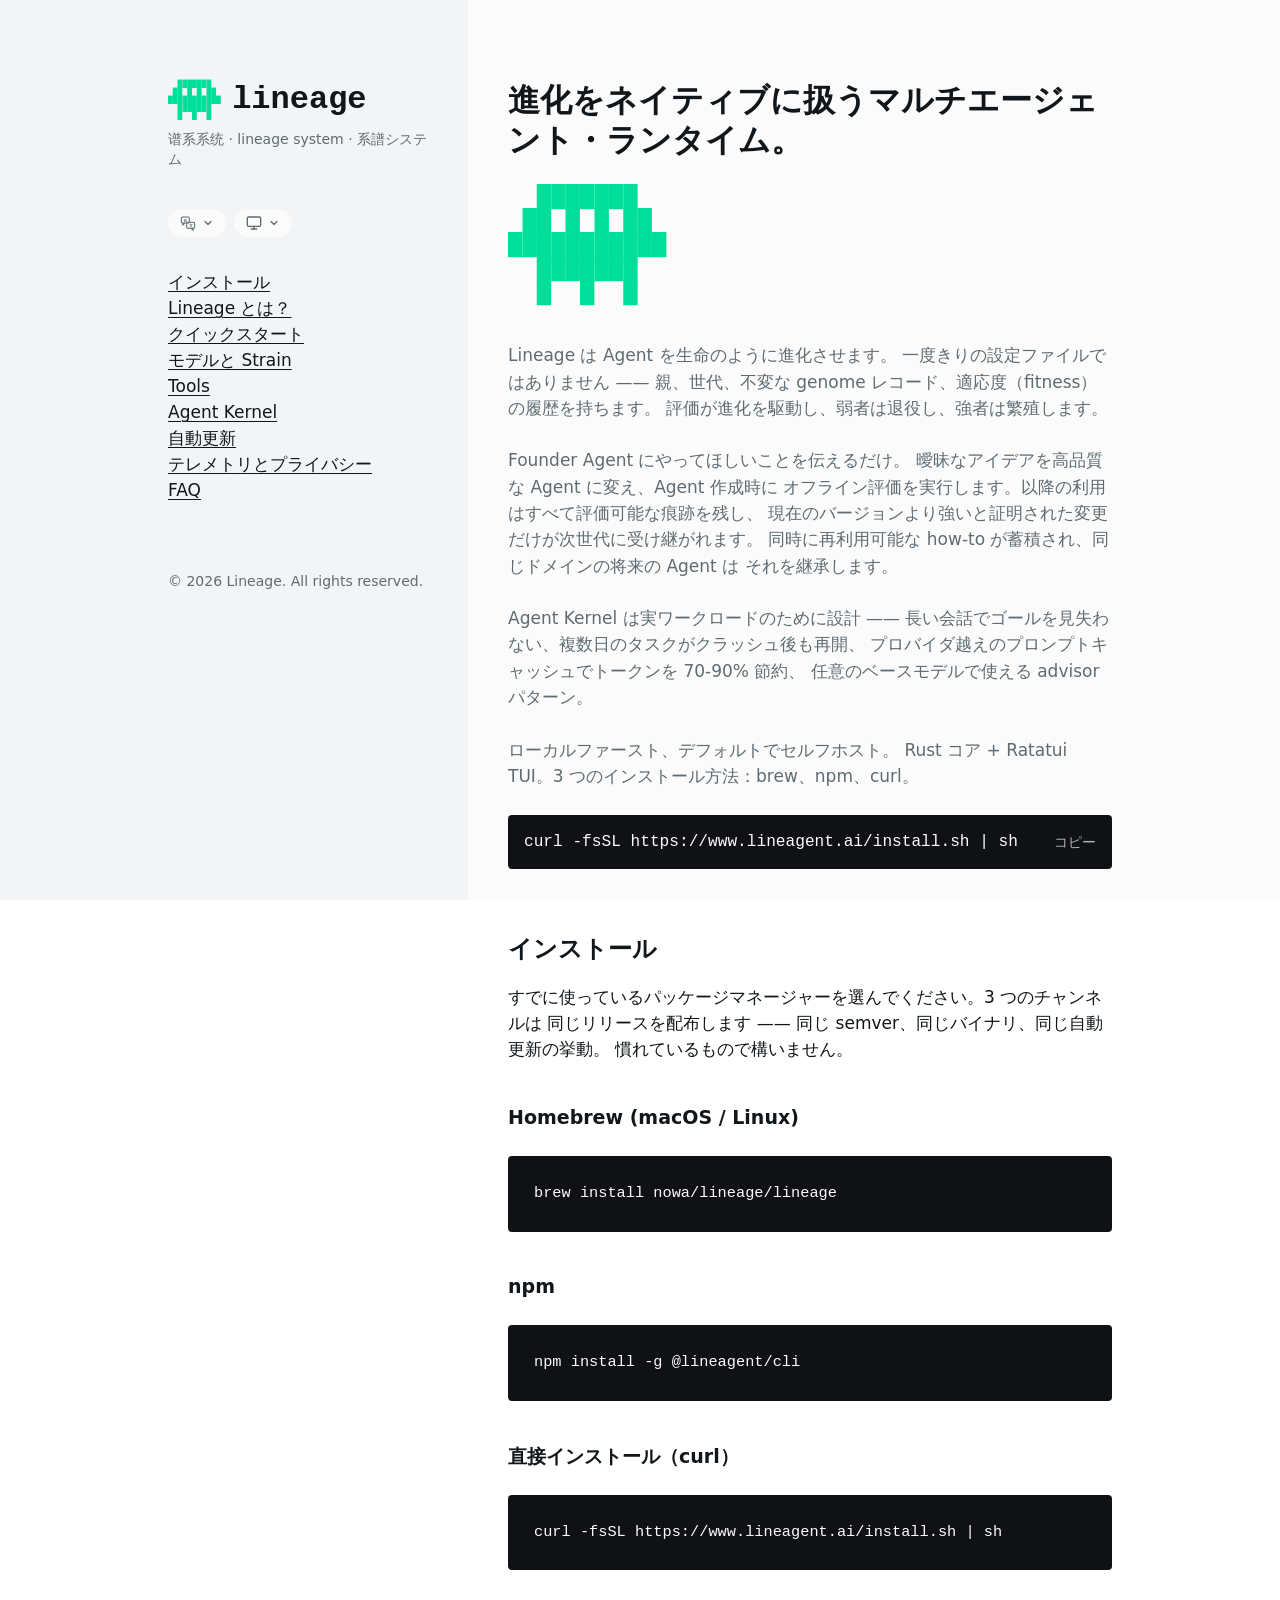
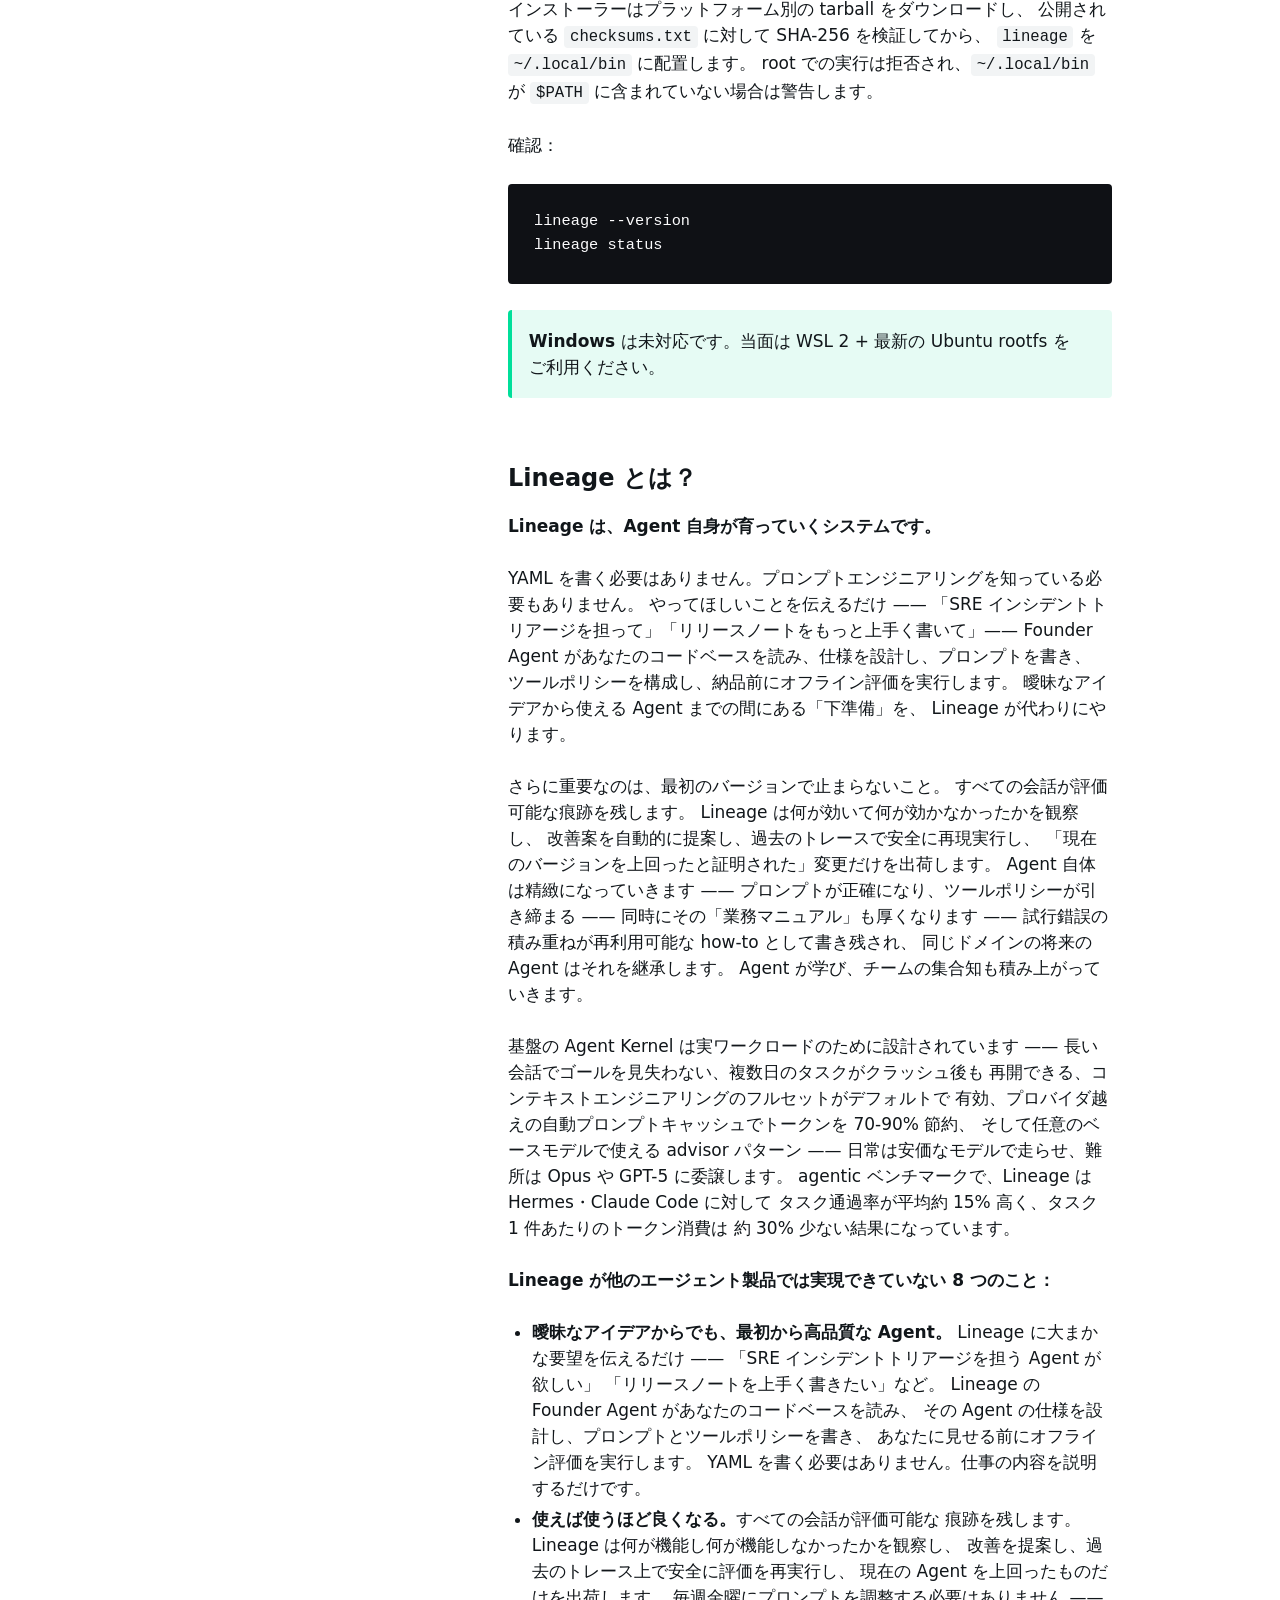
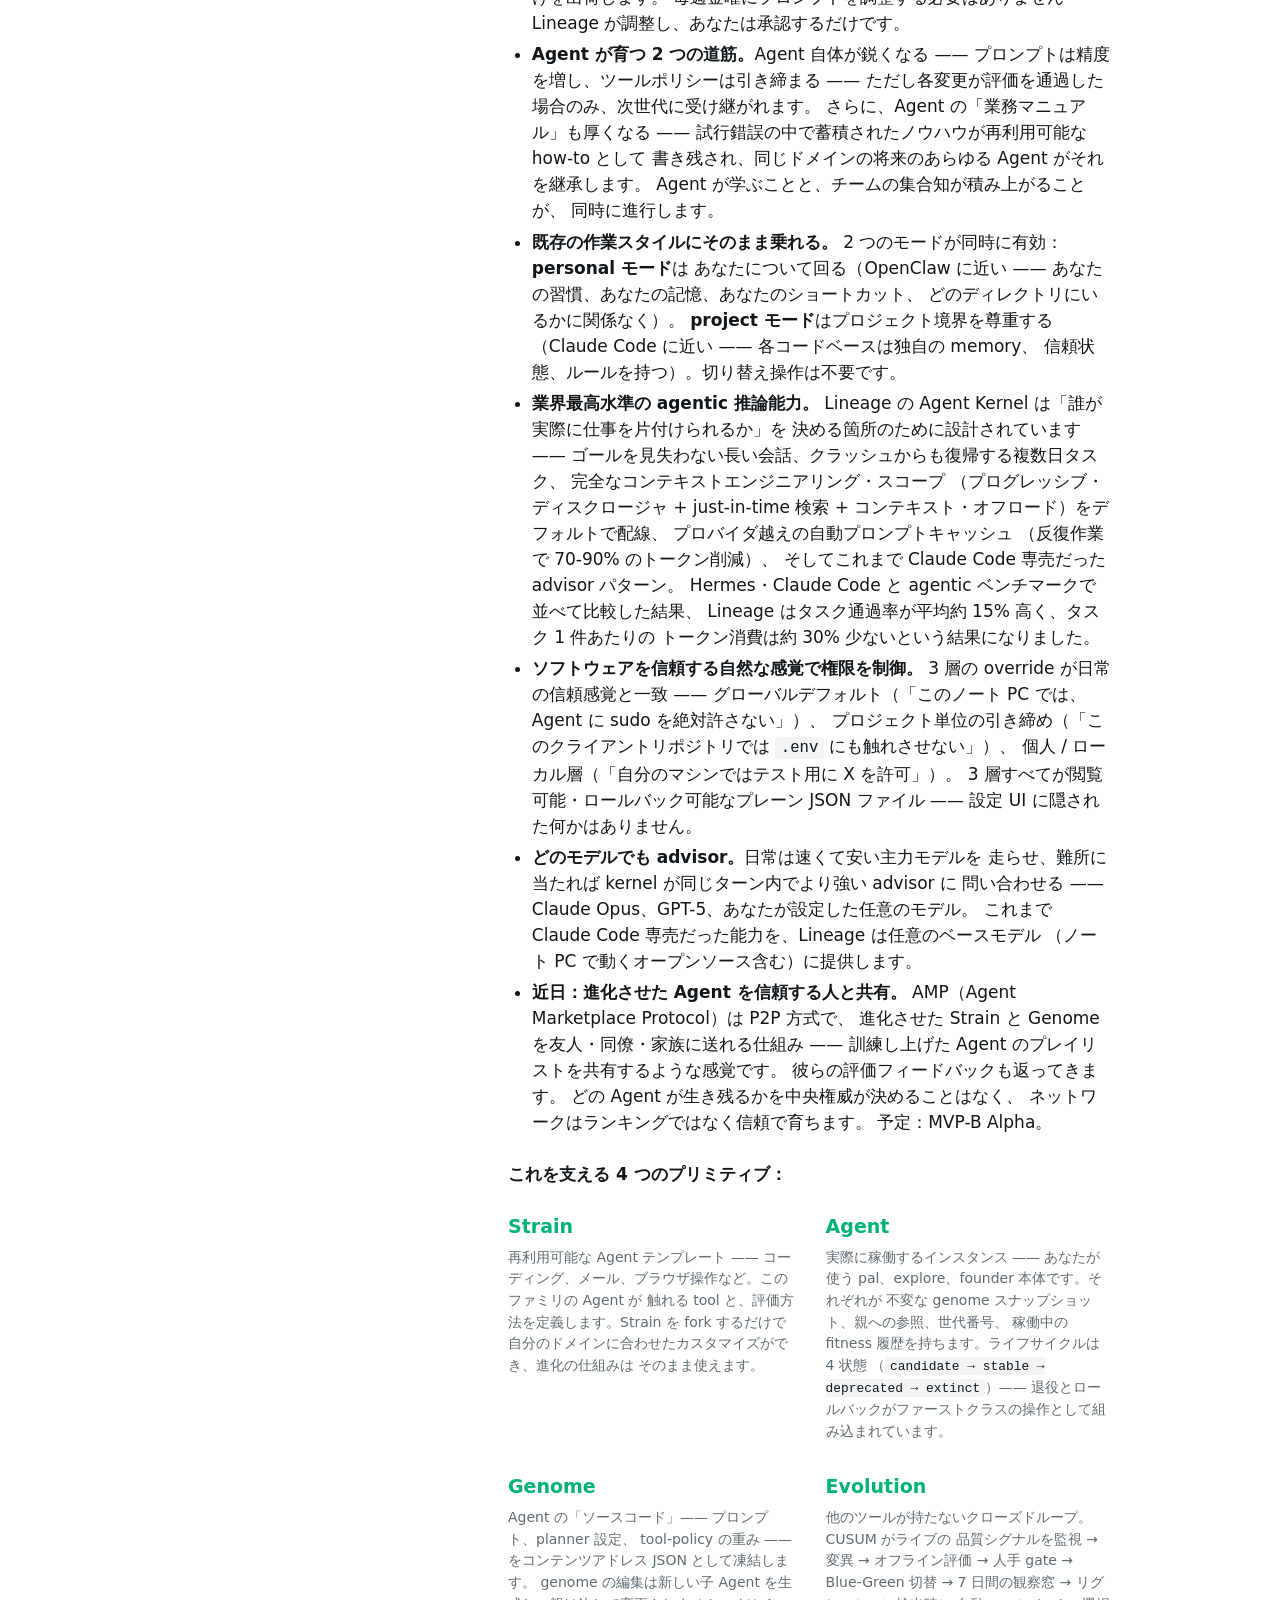
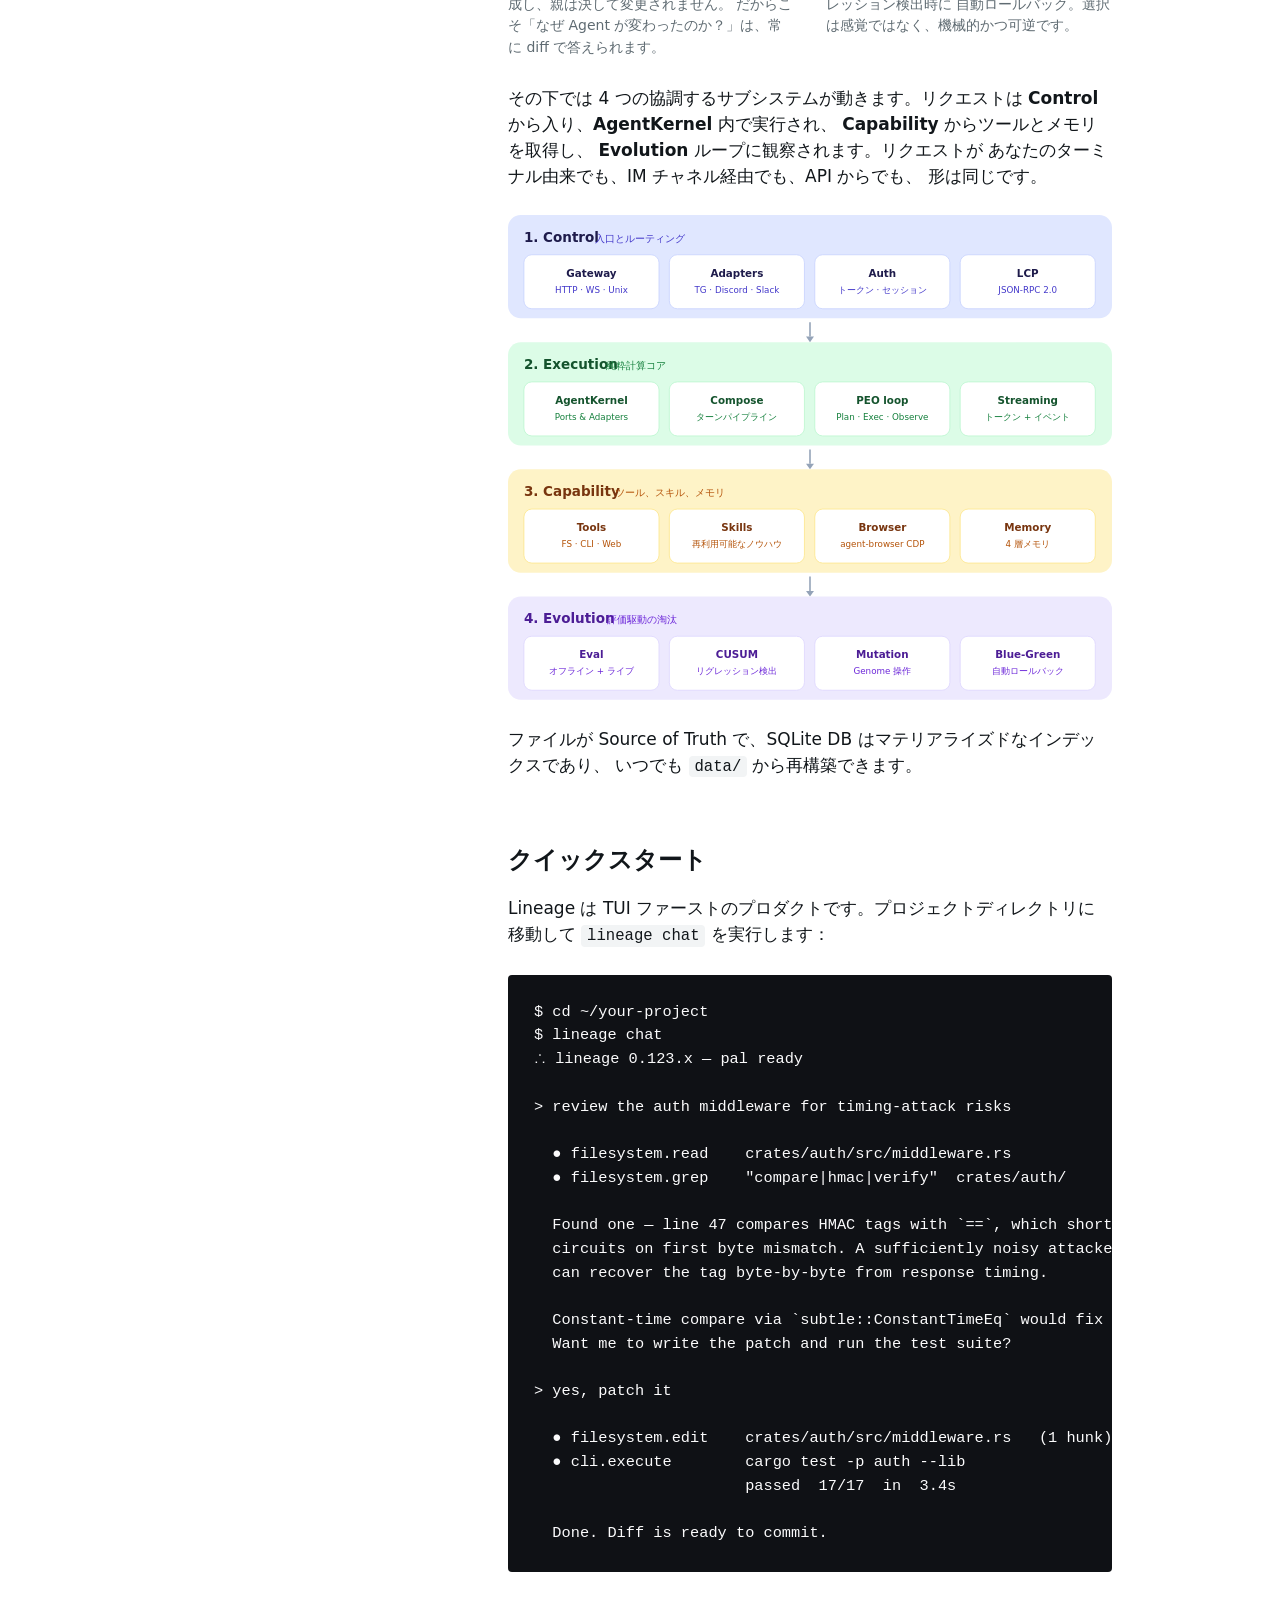
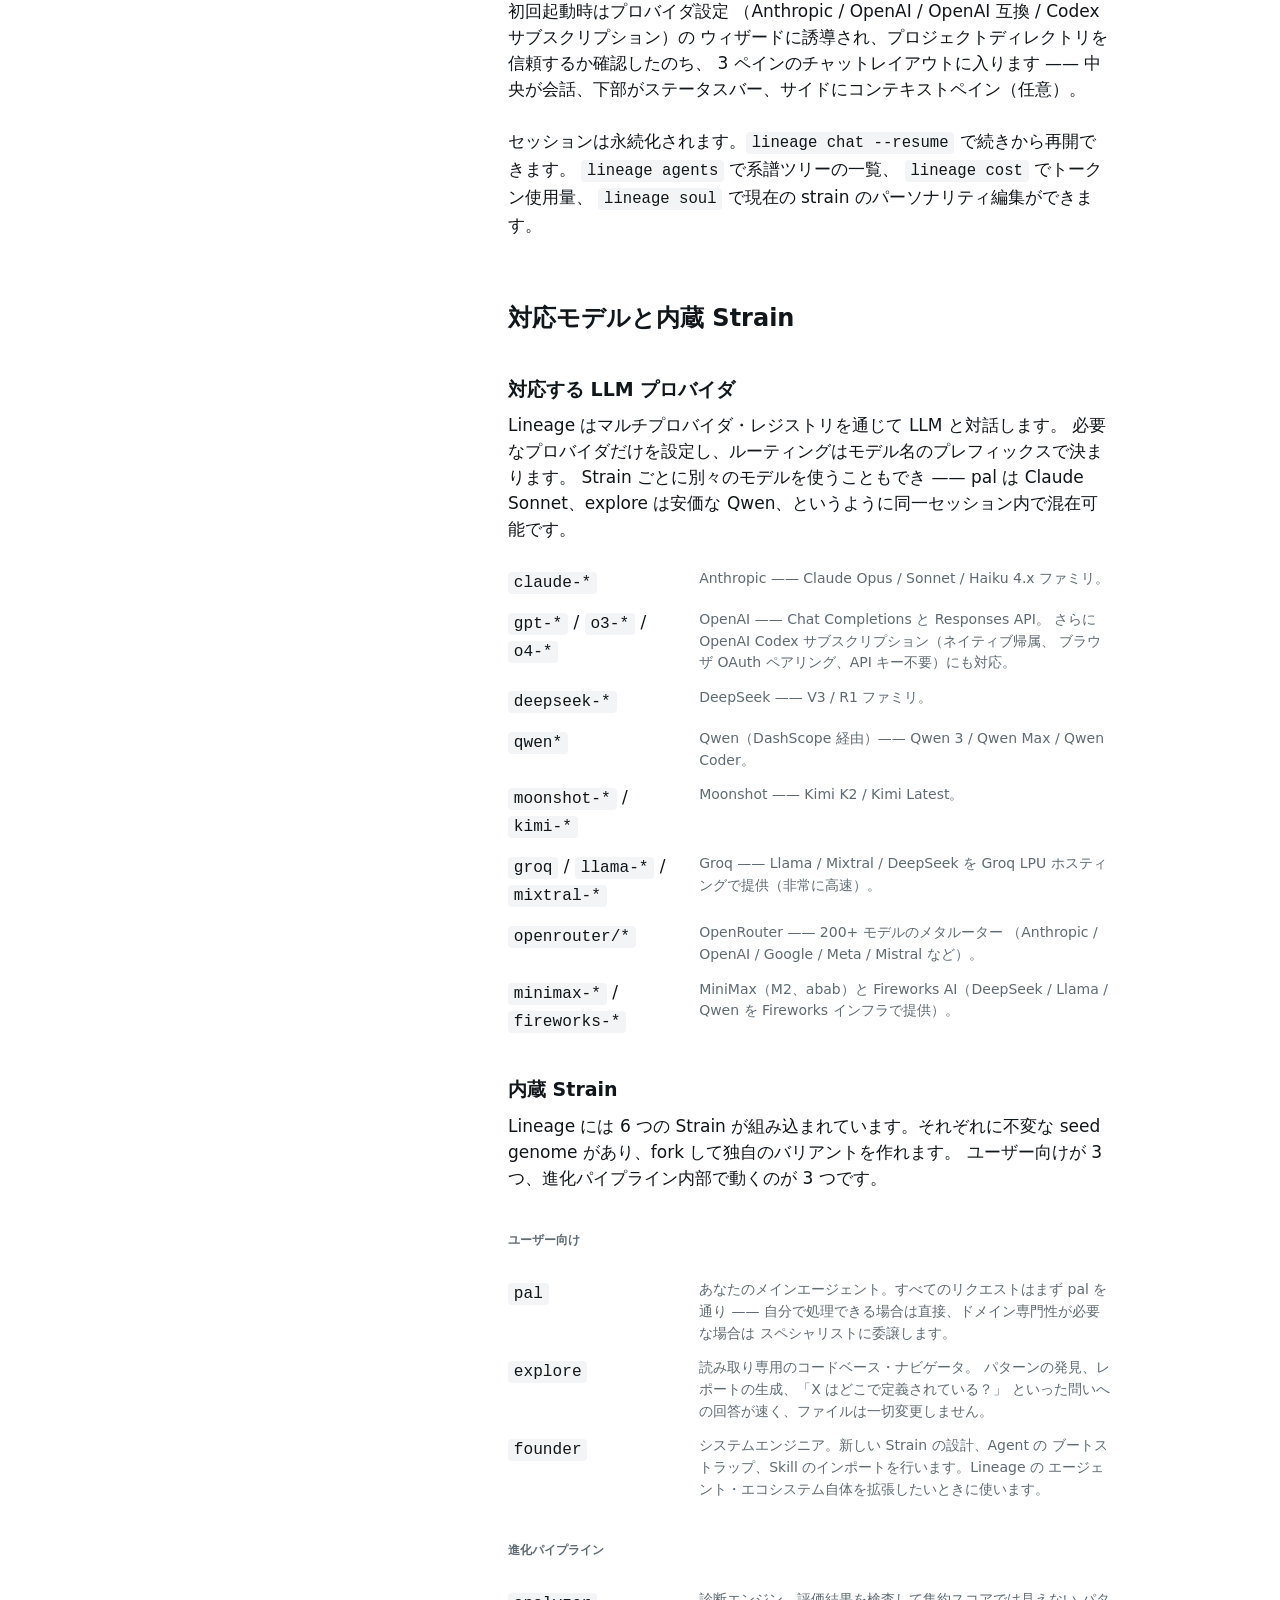
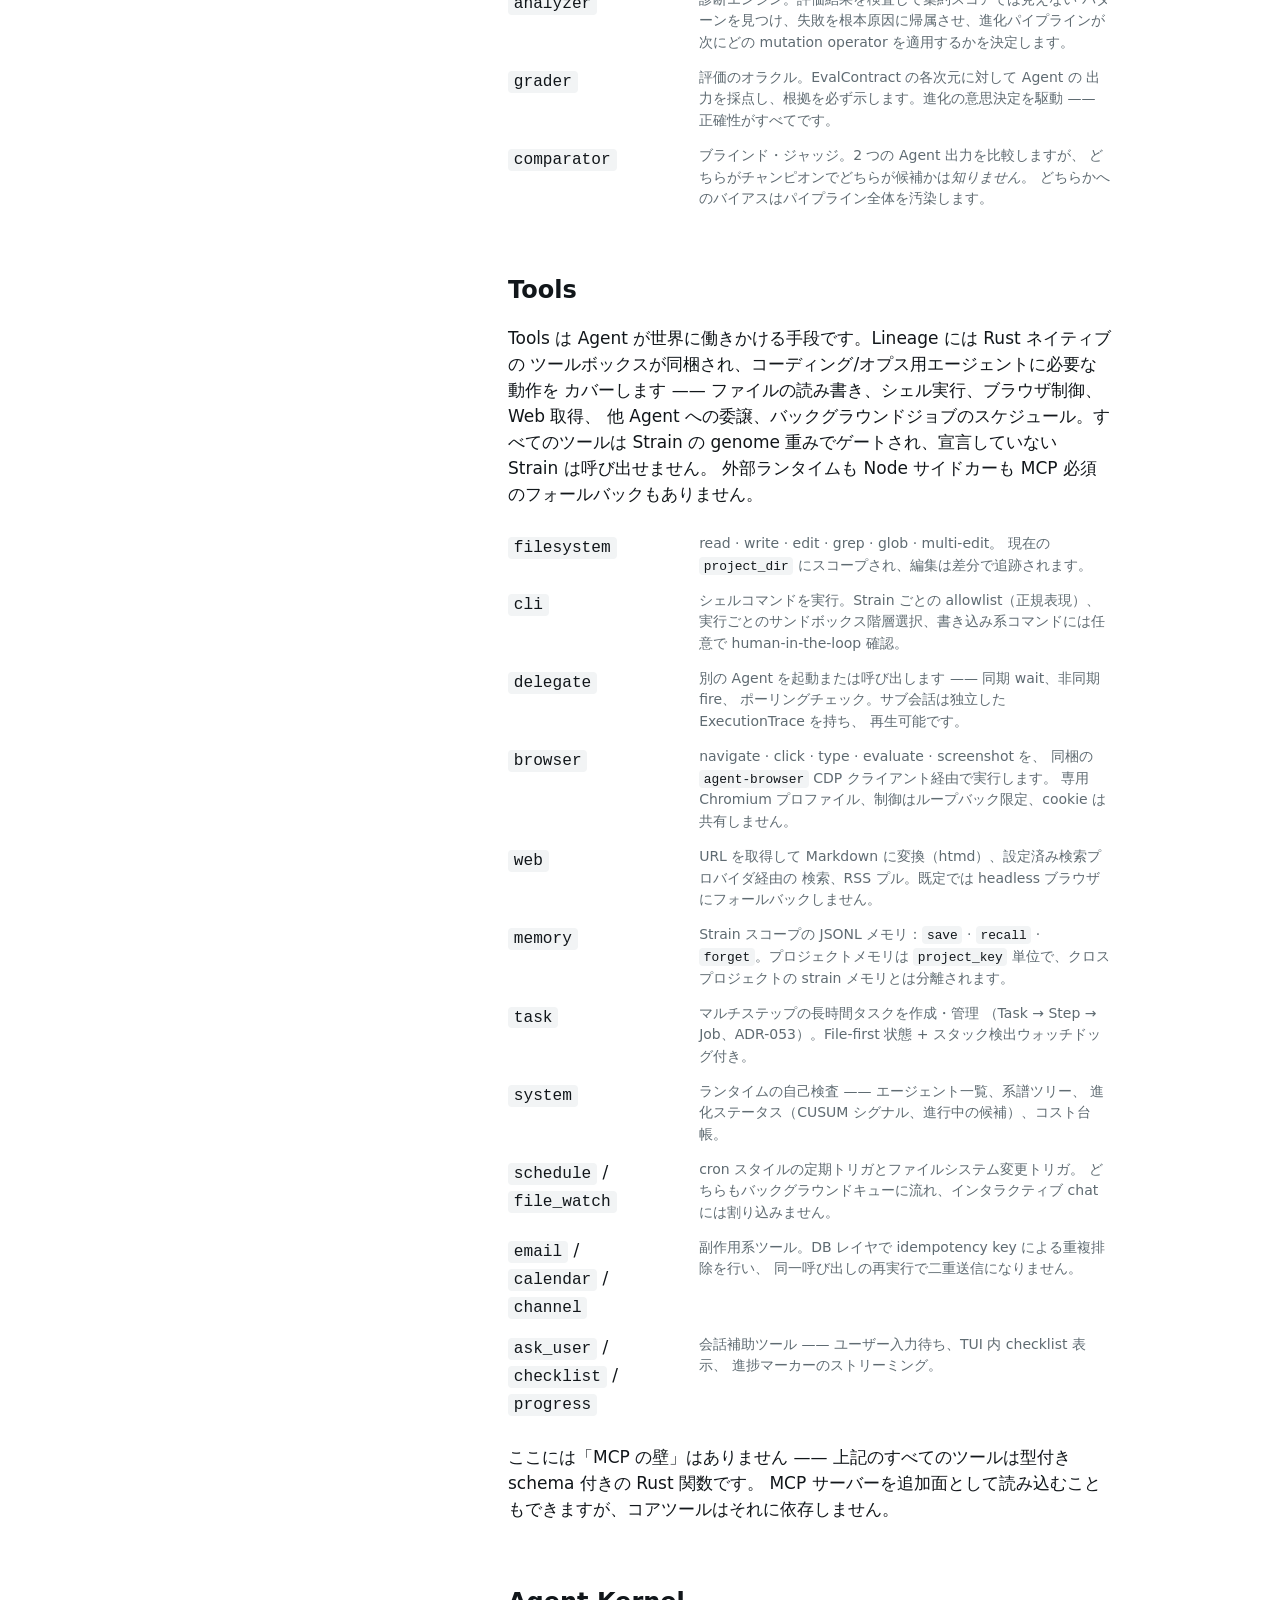
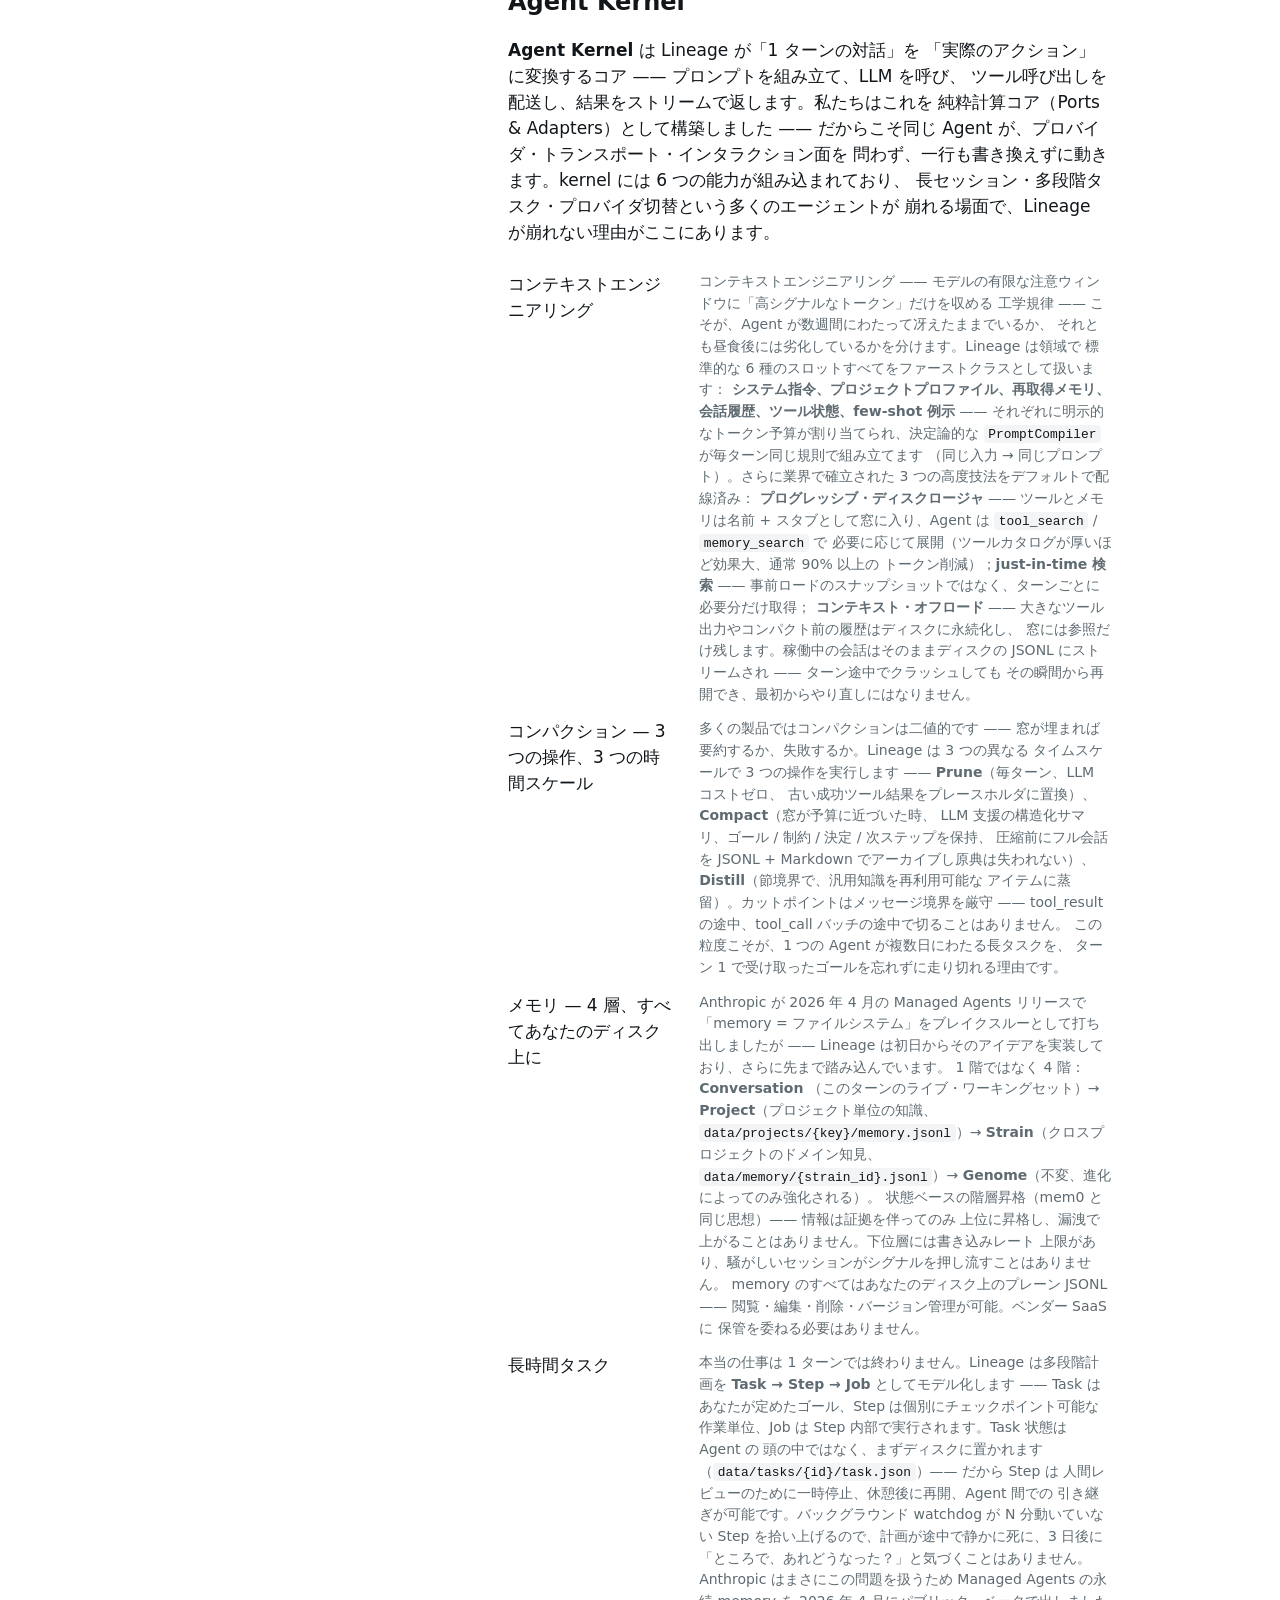
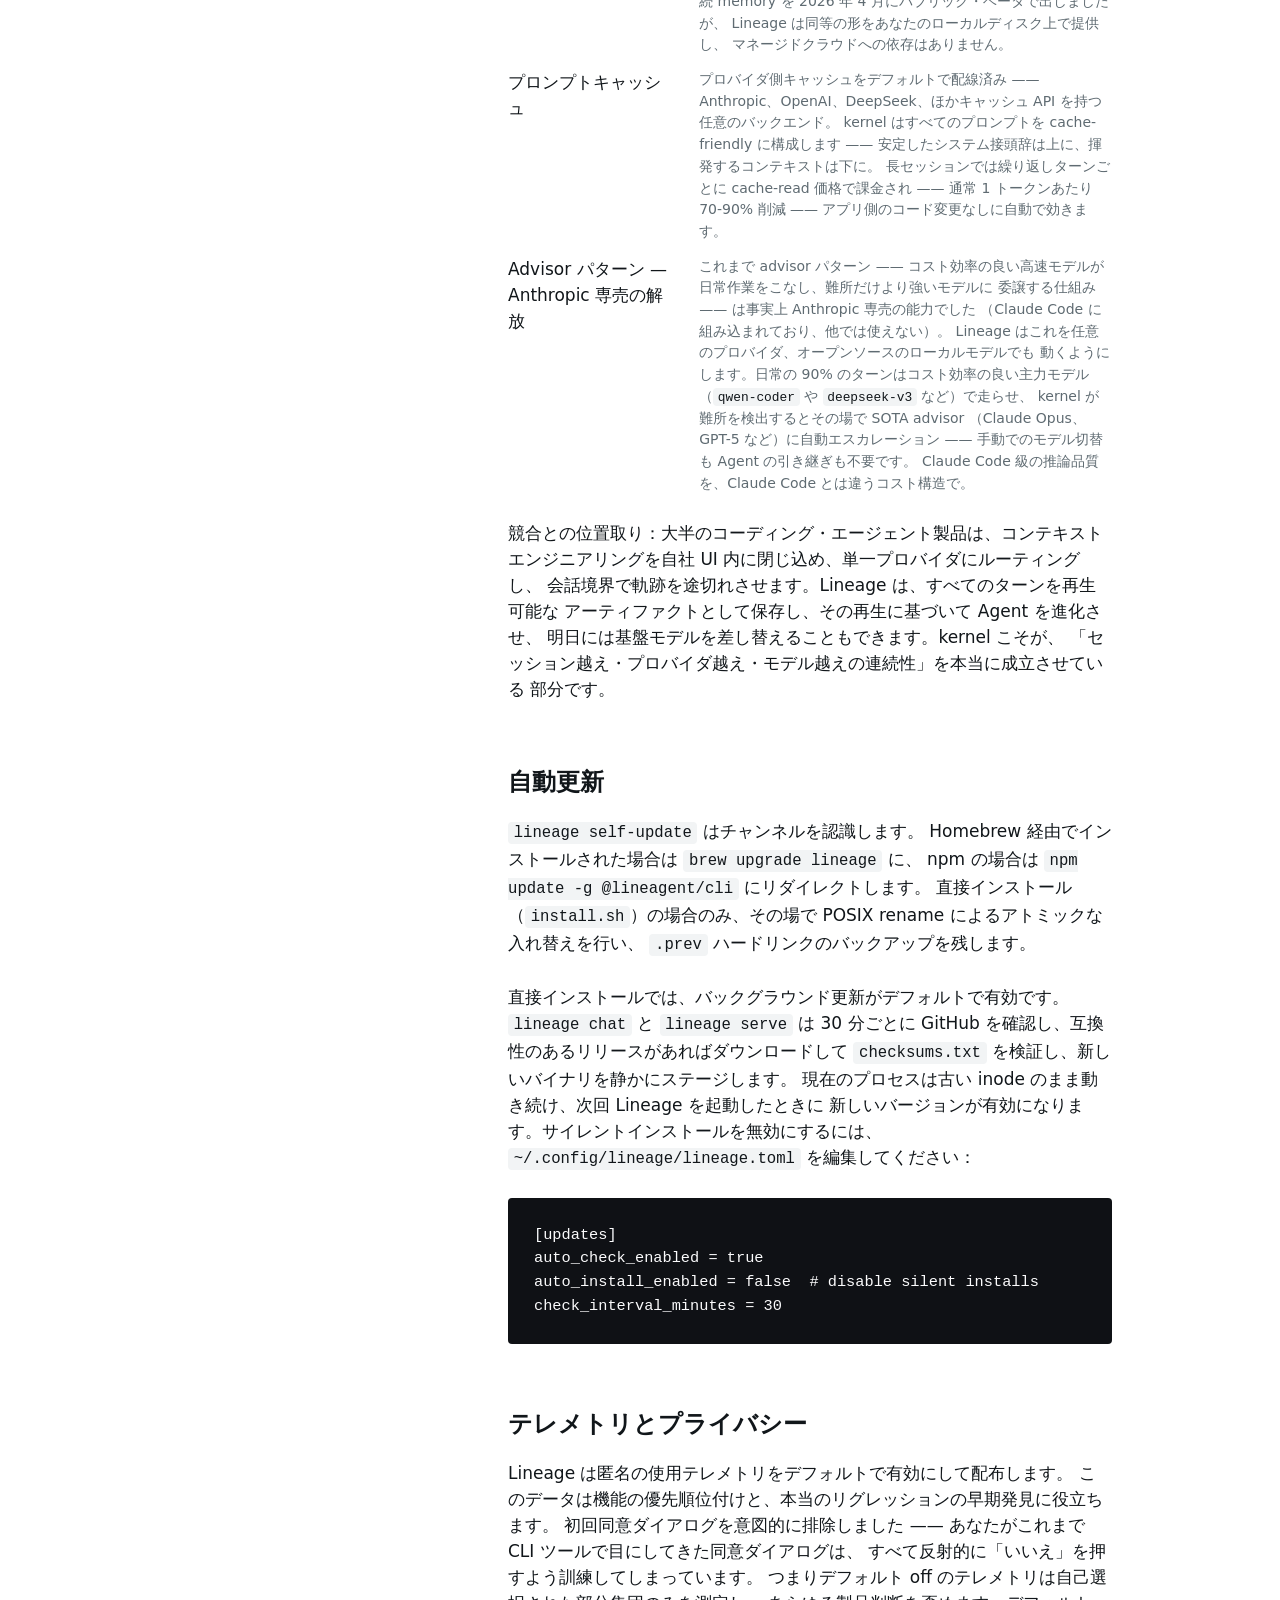
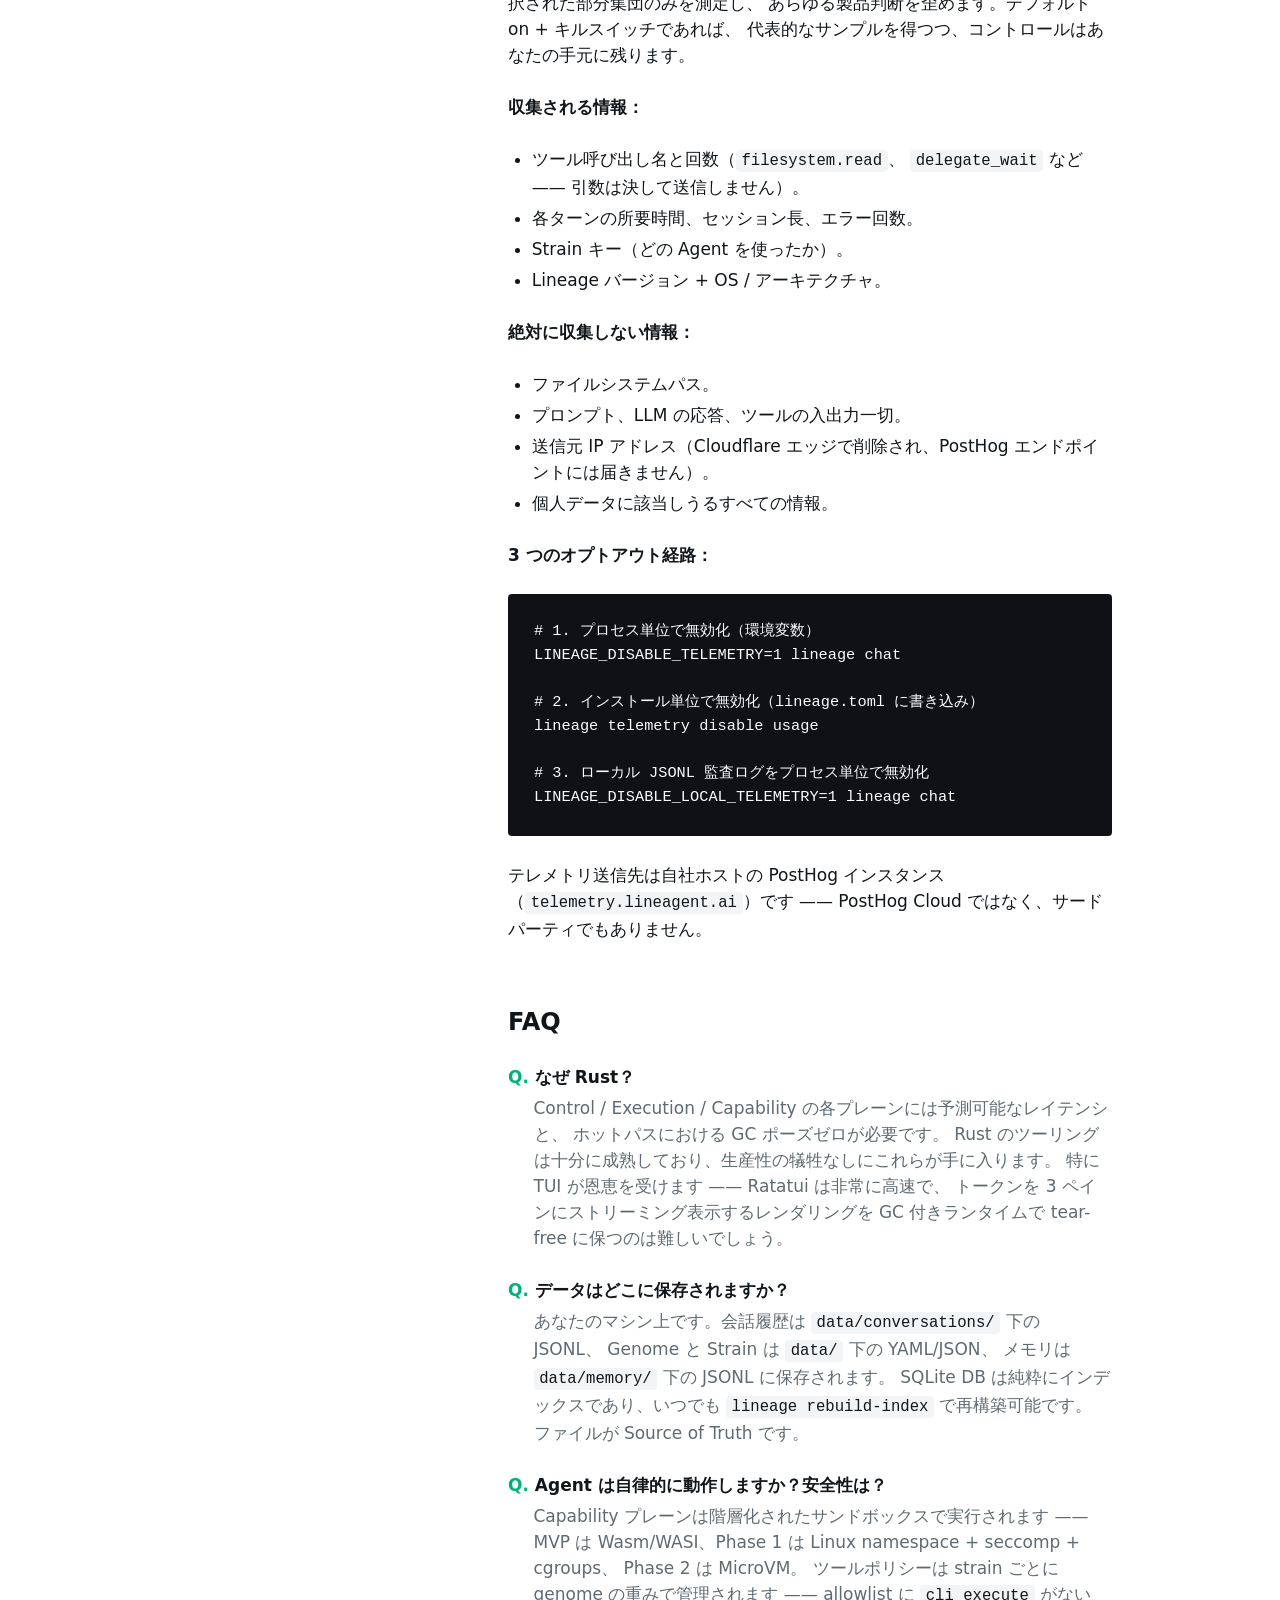
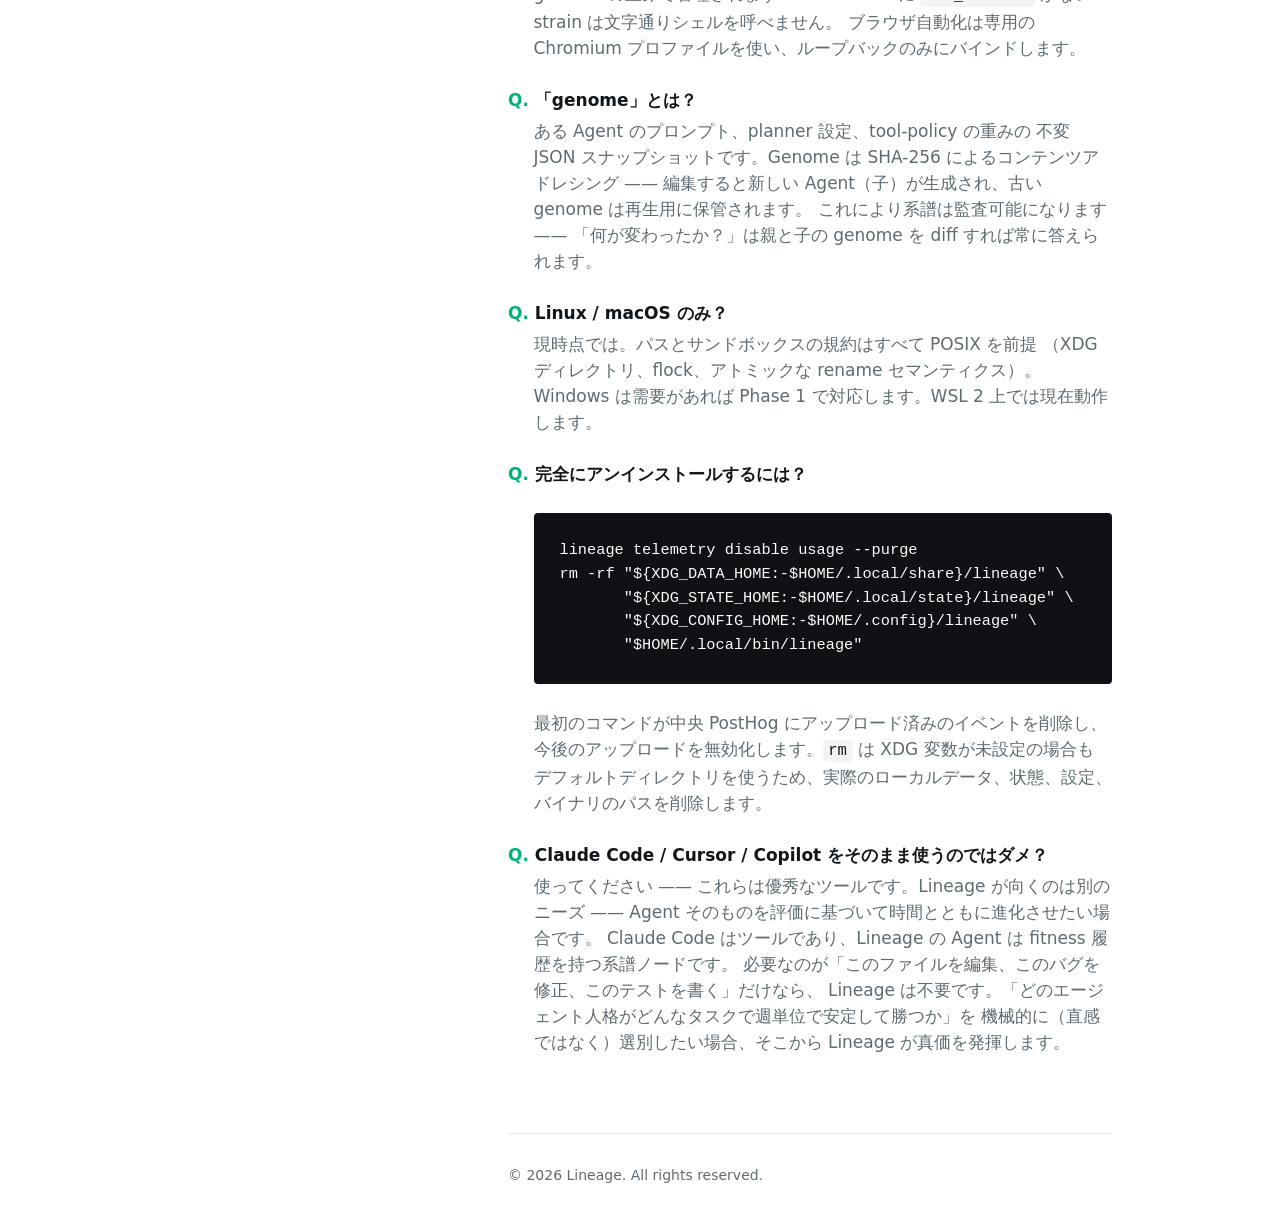
<file: ja/index.html>
<!doctype html>
<!--
  Lineage landing site (www.lineagent.ai). Trilingual: en / 中 / 日.

  Strategy: keep one source HTML file with per-element `lang`
  attribute gating, then run build.py to publish three real URLs:
  `/`, `/zh/`, and `/ja/`. This keeps IA/design tokens in one place
  while giving crawlers one canonical language per URL.

  Direct source preview still works: CSS hides non-active language
  blocks, and JS sets `<html lang>` from URL hash → localStorage →
  navigator.language → default `en`.

  Translation policy:
  - Domain vocabulary (Strain / Agent / Genome / Evolution / ADR /
    MLI / etc.) stays in English across all three languages — they
    are technical identifiers, translating them adds confusion.
  - Code blocks, command-line examples, URLs, version numbers,
    file paths: never translated.
  - Brand mark (5×11 ASCII pixel art) is the same across all three.
-->
<html lang="ja">
<head>
    <meta charset="utf-8">
    <meta name="viewport" content="width=device-width, initial-scale=1">
    <title>Lineage — Rust製セルフホスト型マルチエージェントランタイム</title>
    <meta name="description" content="Agent が評価に基づいて進化するセルフホスト型マルチエージェントランタイム。Founder Agent が曖昧な目標から Agent を設計。Rust コア、9 つの LLM provider、ローカルファースト。">

    <link rel="icon" href="/favicon.svg" type="image/svg+xml">
    <link rel="stylesheet" href="/style.css">

    <!-- Canonical URL — content lives at the root regardless of the
         active language (trilingual gating happens client-side). -->
    <link rel="canonical" href="https://www.lineagent.ai/ja/">

    <!-- Crawler hints. /llms.txt is a markdown summary aimed at AI
         assistants (ChatGPT / Claude / Perplexity); /sitemap.xml is
         the standard machine-readable URL list. -->
    <link rel="sitemap" type="application/xml" href="/sitemap.xml">

    <link rel="alternate" hreflang="en" href="https://www.lineagent.ai/">
    <link rel="alternate" hreflang="zh" href="https://www.lineagent.ai/zh/">
    <link rel="alternate" hreflang="ja" href="https://www.lineagent.ai/ja/">
    <link rel="alternate" hreflang="x-default" href="https://www.lineagent.ai/">

    <meta property="og:title" content="Lineage — Rust製セルフホスト型マルチエージェントランタイム">
    <meta property="og:description" content="時間とともに進化する Agent。Founder Agent が曖昧なアイデアから Agent を設計し、ローカルのオープンソースモデルを含む 9 つの LLM provider で動作します。">
    <meta property="og:url" content="https://www.lineagent.ai/ja/">
    <meta property="og:type" content="website">
    <meta property="og:site_name" content="Lineage">
    <meta property="og:image" content="https://www.lineagent.ai/og-image.png">
    <meta property="og:image:width" content="1200">
    <meta property="og:image:height" content="630">
    <meta property="og:image:alt" content="Lineage — Rust製セルフホスト型マルチエージェントランタイム。暗い背景にミント色の ASCII ブランドマークとインストールコマンド: curl -fsSL lineagent.ai/install.sh | sh">
    <meta name="twitter:card" content="summary_large_image">
    <meta name="twitter:title" content="Lineage — Rust製セルフホスト型マルチエージェントランタイム">
    <meta name="twitter:description" content="時間とともに進化する Agent。Founder Agent が曖昧なアイデアから Agent を設計し、ローカルのオープンソースモデルを含む 9 つの LLM provider で動作します。">
    <meta name="twitter:image" content="https://www.lineagent.ai/og-image.png">
    <meta name="twitter:image:alt" content="Lineage — Rust製セルフホスト型マルチエージェントランタイム">

    <!-- FOUC-prevention: resolve theme synchronously before stylesheet
         applies. Reads localStorage (lineage-theme: 'auto' | 'light' |
         'dark') + system preference, sets data-theme on <html>.
         Skipping this would flash light-mode content briefly even when
         the user's persisted choice is dark. -->
    <script>
    (function() {
        try {
            var t = localStorage.getItem('lineage-theme') || 'auto';
            var resolved = t === 'auto'
                ? (matchMedia('(prefers-color-scheme: dark)').matches ? 'dark' : 'light')
                : t;
            document.documentElement.setAttribute('data-theme', resolved);
            document.documentElement.setAttribute('data-theme-choice', t);
        } catch (e) {
            document.documentElement.setAttribute('data-theme', 'light');
            document.documentElement.setAttribute('data-theme-choice', 'auto');
        }
    })();
    </script>

    <!-- Structured data: SoftwareApplication for product surfacing,
         FAQPage for SERP rich-result eligibility on the FAQ section.
         Both schemas are schema.org-spec'd and Google-validated. -->
    <script type="application/ld+json">
    {
        "@context": "https://schema.org",
        "@type": "SoftwareApplication",
        "name": "Lineage",
        "alternateName": [
            "Lineage Agent Runtime",
            "lineagent"
        ],
        "applicationCategory": "DeveloperApplication",
        "applicationSubCategory": "AI Agent Runtime",
        "operatingSystem": "macOS, Linux",
        "description": "評価に基づいて Agent が進化するセルフホスト型マルチエージェントランタイム。Founder Agent が曖昧な目標から新しい Agent を設計し、オフライン評価を実行して検証済み Agent を届けます。各会話は評価可能な証跡を残し、現在版を上回ると証明された変更だけが次世代に昇格します。Rust コア、9 つの LLM provider、ローカルファースト。",
        "url": "https://www.lineagent.ai/ja/",
        "downloadUrl": "https://www.lineagent.ai/install.sh",
        "softwareVersion": "0.123.x",
        "programmingLanguage": "Rust",
        "license": "https://github.com/nowa/lineage/blob/main/COPYRIGHT.md",
        "image": "https://www.lineagent.ai/og-image.png",
        "inLanguage": "ja",
        "offers": {
            "@type": "Offer",
            "price": "0",
            "priceCurrency": "USD",
            "availability": "https://schema.org/InStock"
        },
        "featureList": [
            "Evolution-driven Agent improvement (CUSUM trigger, offline eval, Blue-Green swap, auto-rollback)",
            "Multi-provider LLM (Anthropic Claude, OpenAI GPT, DeepSeek, Qwen, Moonshot Kimi, Groq, OpenRouter, MiniMax, Fireworks)",
            "Self-hosted, local-first storage (files are Source of Truth, SQLite as index)",
            "Six built-in Strains: pal, explore, founder, analyzer, grader, comparator",
            "Agent Kernel: context engineering, three-stage compaction, four-tier memory, long-running tasks, prompt cache, advisor pattern",
            "Personal mode + project mode, both on at once",
            "Three-layer permission control (User / Project / Local)",
            "Rust-native browser automation (agent-browser, loopback-only)",
            "Multi-step task orchestration (Task → Step → Job)",
            "Three-channel install: brew, npm, curl"
        ],
        "author": {
            "@type": "Organization",
            "name": "Lineage",
            "url": "https://www.lineagent.ai"
        }
    }
    </script>

    <script type="application/ld+json">
    {
        "@context": "https://schema.org",
        "@type": "FAQPage",
        "inLanguage": "ja",
        "mainEntity": [
            {
                "@type": "Question",
                "name": "なぜ Rust？",
                "acceptedAnswer": {
                    "@type": "Answer",
                    "text": "Control / Execution / Capability の各プレーンには予測可能なレイテンシと、ホットパスにおける GC ポーズゼロが必要です。Rust のツールは十分に成熟しており、生産性を犠牲にせずこれらを得られます。特に TUI は Ratatui の速度から恩恵を受けます。"
                }
            },
            {
                "@type": "Question",
                "name": "データはどこに保存されますか？",
                "acceptedAnswer": {
                    "@type": "Answer",
                    "text": "あなたのマシン上です。会話履歴は data/conversations/ 下の JSONL、Genome と Strain は data/ 下の YAML/JSON、メモリは data/memory/ 下の JSONL に保存されます。SQLite DB はインデックスであり、いつでも lineage rebuild-index で再構築できます。ファイルが Source of Truth です。"
                }
            },
            {
                "@type": "Question",
                "name": "Agent は自律的に動作しますか？安全性は？",
                "acceptedAnswer": {
                    "@type": "Answer",
                    "text": "Capability Plane は階層化されたサンドボックスで実行されます。MVP は Wasm/WASI、Phase 1 は Linux namespace + seccomp + cgroups、Phase 2 は MicroVM です。ツールポリシーは Strain ごとの genome 重みにより制御され、allowlist に cli_execute がない Strain はシェルを呼べません。"
                }
            },
            {
                "@type": "Question",
                "name": "Genome とは？",
                "acceptedAnswer": {
                    "@type": "Answer",
                    "text": "Agent のプロンプト、planner 設定、tool-policy の重みを含む不変 JSON スナップショットです。Genome は SHA-256 でコンテンツアドレスされ、編集すると新しい Agent（子）が作られ、古い版は再生用に保管されます。"
                }
            },
            {
                "@type": "Question",
                "name": "Linux / macOS のみ？",
                "acceptedAnswer": {
                    "@type": "Answer",
                    "text": "現時点ではそうです。パスとサンドボックスの規約は POSIX、つまり XDG ディレクトリ、flock、アトミックな rename セマンティクスを前提にしています。Windows は需要があれば Phase 1 で対応します。WSL 2 では現在動作します。"
                }
            },
            {
                "@type": "Question",
                "name": "完全にアンインストールするには？",
                "acceptedAnswer": {
                    "@type": "Answer",
                    "text": "実行：lineage telemetry disable usage --purge; rm -rf \"${XDG_DATA_HOME:-$HOME/.local/share}/lineage\" \"${XDG_STATE_HOME:-$HOME/.local/state}/lineage\" \"${XDG_CONFIG_HOME:-$HOME/.config}/lineage\" \"$HOME/.local/bin/lineage\"。最初のコマンドはアップロード済みの telemetry イベントを削除し、今後のアップロードを無効化します。rm は XDG 変数が未設定の場合もデフォルトディレクトリを使うため、実際のローカルデータ、状態、設定、バイナリを削除します。"
                }
            },
            {
                "@type": "Question",
                "name": "Claude Code / Cursor / Copilot をそのまま使うのではダメ？",
                "acceptedAnswer": {
                    "@type": "Answer",
                    "text": "使ってください。これらは優秀なツールです。Lineage が向くのは、Agent そのものを評価に基づいて時間とともに進化させたい場合です。Claude Code はツールであり、Lineage の Agent は fitness 履歴を持つ系譜ノードです。"
                }
            }
        ]
    }
    </script>
</head>
<body>

<!-- ─── Sidebar ─────────────────────────────────────────────────── -->
<aside class="sidebar">
    <!-- Header is one flex row: [mark] [sitename] (Toltec parity).
         The bilingual tagline drops to a second row underneath. -->
    <header class="sidebar-header">
        <a href="#home" aria-label="Lineage home">
<pre class="sidebar-mark" aria-hidden="true">  ███████
 ██ █ █ ██
███████████
  ███████
  █  █  █  </pre><span class="sidebar-sitename">lineage</span>
            <span class="sidebar-tagline">谱系系统 · lineage system · 系譜システム</span>
        </a>
    </header>

    <!-- Sidebar dropdowns: language + theme.
         Two pill triggers in a row, each opens a popover menu. The
         language pill shows a globe icon (no per-language letter).
         The theme pill shows the *current* mode's icon (sun / moon /
         monitor). Active option in each menu shows brand-mint text
         + a small brand-mint dot on the right.
         Default language: English. Default theme: Auto / System. -->
    <div class="dropdown-row">

        <div class="dropdown" data-dropdown="lang">
            <button class="dropdown-trigger" type="button" aria-haspopup="true" aria-expanded="false" aria-label="Language">
                <!-- Translation icon: two overlapping speech bubbles, one with
                     Latin "A" and one with CJK "文". Conveys "multi-language" /
                     "translation" more directly than the earlier globe glyph
                     (which reads as "international" rather than specifically
                     "language"). Reference: typical i18n / translate icon pair. -->
                <svg class="icon" viewBox="0 0 24 24" fill="none" stroke="currentColor" stroke-width="1.6" stroke-linecap="round" stroke-linejoin="round" aria-hidden="true">
                    <path d="M4 3 H12 A2 2 0 0 1 14 5 V10 A2 2 0 0 1 12 12 H7 L4 15 L5 12 H4 A2 2 0 0 1 2 10 V5 A2 2 0 0 1 4 3 Z"/>
                    <text x="8" y="10" font-family="ui-sans-serif, system-ui, -apple-system, sans-serif" font-size="6.5" font-weight="700" fill="currentColor" stroke="none" text-anchor="middle">A</text>
                    <path d="M12 11 H20 A2 2 0 0 1 22 13 V18 A2 2 0 0 1 20 20 H19 L20 23 L17 20 H12 A2 2 0 0 1 10 18 V13 A2 2 0 0 1 12 11 Z"/>
                    <text x="16" y="18" font-family="ui-sans-serif, 'PingFang SC', 'Hiragino Sans', system-ui, sans-serif" font-size="6.5" font-weight="700" fill="currentColor" stroke="none" text-anchor="middle">文</text>
                </svg>
                <svg class="chevron" viewBox="0 0 24 24" fill="none" stroke="currentColor" stroke-width="2.5" stroke-linecap="round" stroke-linejoin="round" aria-hidden="true">
                    <polyline points="6 9 12 15 18 9"/>
                </svg>
            </button>
            <ul class="dropdown-menu" role="menu">
                <li><a href="/" data-lang-set="en" role="menuitem"><span class="label">English</span></a></li>
                <li><a href="/zh/" data-lang-set="zh" role="menuitem"><span class="label">简体中文</span></a></li>
                <li><a href="/ja/" data-lang-set="ja" role="menuitem" aria-current="true"><span class="label">日本語</span></a></li>
            </ul>
        </div>

        <div class="dropdown" data-dropdown="theme">
            <button class="dropdown-trigger" type="button" aria-haspopup="true" aria-expanded="false" aria-label="Theme">
                <svg class="icon icon-theme-light" viewBox="0 0 24 24" fill="none" stroke="currentColor" stroke-width="2" stroke-linecap="round" stroke-linejoin="round" aria-hidden="true">
                    <circle cx="12" cy="12" r="4"/>
                    <path d="M12 2v2"/><path d="M12 20v2"/>
                    <path d="m4.93 4.93 1.41 1.41"/><path d="m17.66 17.66 1.41 1.41"/>
                    <path d="M2 12h2"/><path d="M20 12h2"/>
                    <path d="m6.34 17.66-1.41 1.41"/><path d="m19.07 4.93-1.41 1.41"/>
                </svg>
                <svg class="icon icon-theme-dark" viewBox="0 0 24 24" fill="none" stroke="currentColor" stroke-width="2" stroke-linecap="round" stroke-linejoin="round" aria-hidden="true">
                    <path d="M21 12.79A9 9 0 1 1 11.21 3 7 7 0 0 0 21 12.79z"/>
                </svg>
                <svg class="icon icon-theme-auto" viewBox="0 0 24 24" fill="none" stroke="currentColor" stroke-width="2" stroke-linecap="round" stroke-linejoin="round" aria-hidden="true">
                    <rect width="20" height="14" x="2" y="3" rx="2"/>
                    <path d="M8 21h8"/><path d="M12 17v4"/>
                </svg>
                <svg class="chevron" viewBox="0 0 24 24" fill="none" stroke="currentColor" stroke-width="2.5" stroke-linecap="round" stroke-linejoin="round" aria-hidden="true">
                    <polyline points="6 9 12 15 18 9"/>
                </svg>
            </button>
            <ul class="dropdown-menu" role="menu">
                <li><button type="button" data-theme-set="light" role="menuitem">
                    <svg class="icon" viewBox="0 0 24 24" fill="none" stroke="currentColor" stroke-width="2" stroke-linecap="round" stroke-linejoin="round" aria-hidden="true">
                        <circle cx="12" cy="12" r="4"/>
                        <path d="M12 2v2"/><path d="M12 20v2"/>
                        <path d="m4.93 4.93 1.41 1.41"/><path d="m17.66 17.66 1.41 1.41"/>
                        <path d="M2 12h2"/><path d="M20 12h2"/>
                        <path d="m6.34 17.66-1.41 1.41"/><path d="m19.07 4.93-1.41 1.41"/>
                    </svg>
                    <span class="label">Light</span>
                </button></li>
                <li><button type="button" data-theme-set="dark" role="menuitem">
                    <svg class="icon" viewBox="0 0 24 24" fill="none" stroke="currentColor" stroke-width="2" stroke-linecap="round" stroke-linejoin="round" aria-hidden="true">
                        <path d="M21 12.79A9 9 0 1 1 11.21 3 7 7 0 0 0 21 12.79z"/>
                    </svg>
                    <span class="label">Dark</span>
                </button></li>
                <li><button type="button" data-theme-set="auto" role="menuitem">
                    <svg class="icon" viewBox="0 0 24 24" fill="none" stroke="currentColor" stroke-width="2" stroke-linecap="round" stroke-linejoin="round" aria-hidden="true">
                        <rect width="20" height="14" x="2" y="3" rx="2"/>
                        <path d="M8 21h8"/><path d="M12 17v4"/>
                    </svg>
                    <span class="label">System</span>
                </button></li>
            </ul>
        </div>

    </div>

    <nav class="sidebar-nav">
        <ul>
            <li><a href="#install">
                
                
                <span lang="ja">インストール</span>
            </a></li>
            <li><a href="#what">
                
                
                <span lang="ja">Lineage とは？</span>
            </a></li>
            <li><a href="#quickstart">
                
                
                <span lang="ja">クイックスタート</span>
            </a></li>
            <li><a href="#models">
                
                
                <span lang="ja">モデルと Strain</span>
            </a></li>
            <li><a href="#tools">
                
                
                <span lang="ja">Tools</span>
            </a></li>
            <li><a href="#kernel">
                
                
                <span lang="ja">Agent Kernel</span>
            </a></li>
            <li><a href="#self-update">
                
                
                <span lang="ja">自動更新</span>
            </a></li>
            <li><a href="#telemetry">
                
                
                <span lang="ja">テレメトリとプライバシー</span>
            </a></li>
            <li><a href="#faq">
                
                
                <span lang="ja">FAQ</span>
            </a></li>
        </ul>
    </nav>

    <footer class="sidebar-footer">
        <p>© 2026 Lineage. <span lang="ja">All rights reserved.</span></p>
    </footer>
</aside>

<!-- ─── Main content ────────────────────────────────────────────── -->
<main>

<!-- Hero — title first, then brand mark below, then sub-prose, then
     install one-liner. The two former CTA buttons are gone — the
     sidebar nav already covers Install / What is this navigation. -->
<section id="home" class="hero">
    
    
    <h1 class="hero-tagline" lang="ja">進化をネイティブに扱うマルチエージェント・ランタイム。</h1>

<pre class="hero-mark" aria-hidden="true">  ███████
 ██ █ █ ██
███████████
  ███████
  █  █  █  </pre>

    
    
    <p class="hero-sub" lang="ja">
        Lineage は Agent を生命のように進化させます。
        一度きりの設定ファイルではありません ——
        親、世代、不変な genome レコード、適応度（fitness）の履歴を持ちます。
        評価が進化を駆動し、弱者は退役し、強者は繁殖します。
    </p>

    
    
    <p class="hero-sub" lang="ja">
        Founder Agent にやってほしいことを伝えるだけ。
        曖昧なアイデアを高品質な Agent に変え、Agent 作成時に
        オフライン評価を実行します。以降の利用はすべて評価可能な痕跡を残し、
        現在のバージョンより強いと証明された変更だけが次世代に受け継がれます。
        同時に再利用可能な how-to が蓄積され、同じドメインの将来の Agent は
        それを継承します。
    </p>

    
    
    <p class="hero-sub" lang="ja">
        Agent Kernel は実ワークロードのために設計 ——
        長い会話でゴールを見失わない、複数日のタスクがクラッシュ後も再開、
        プロバイダ越えのプロンプトキャッシュでトークンを 70-90% 節約、
        任意のベースモデルで使える advisor パターン。
    </p>

    
    
    <p class="hero-sub" lang="ja">
        ローカルファースト、デフォルトでセルフホスト。
        Rust コア + Ratatui TUI。3 つのインストール方法：brew、npm、curl。
    </p>

    <div class="install-line">
        <code>curl -fsSL https://www.lineagent.ai/install.sh | sh</code>
        <button type="button" class="copy-btn" data-copy="curl -fsSL https://www.lineagent.ai/install.sh | sh">
            <span lang="ja">コピー</span>
        </button>
    </div>
</section>


<!-- Install ──────────────────────────────────────────────────────── -->
<section id="install">


<h2 lang="ja">インストール<a class="headerlink" href="#install">#</a></h2>



<p lang="ja">
    すでに使っているパッケージマネージャーを選んでください。3 つのチャンネルは
    同じリリースを配布します —— 同じ semver、同じバイナリ、同じ自動更新の挙動。
    慣れているもので構いません。
</p>



<h3 lang="ja">Homebrew (macOS / Linux)</h3>
<pre><code>brew install nowa/lineage/lineage</code></pre>

<h3>npm</h3>
<pre><code>npm install -g @lineagent/cli</code></pre>



<h3 lang="ja">直接インストール（curl）</h3>
<pre><code>curl -fsSL https://www.lineagent.ai/install.sh | sh</code></pre>



<p lang="ja">
    インストーラーはプラットフォーム別の tarball をダウンロードし、
    公開されている <code>checksums.txt</code> に対して SHA-256 を検証してから、
    <code>lineage</code> を <code>~/.local/bin</code> に配置します。
    root での実行は拒否され、<code>~/.local/bin</code> が
    <code>$PATH</code> に含まれていない場合は警告します。
</p>



<p lang="ja">確認：</p>
<pre><code>lineage --version
lineage status</code></pre>

<div class="callout">
    
    
    <p lang="ja"><strong>Windows</strong> は未対応です。当面は WSL 2 +
    最新の Ubuntu rootfs をご利用ください。</p>
</div>
</section>


<!-- What is Lineage? ─────────────────────────────────────────────── -->
<section id="what">


<h2 lang="ja">Lineage とは？<a class="headerlink" href="#what">#</a></h2>



<p lang="ja">
    <strong>Lineage は、Agent 自身が育っていくシステムです。</strong>
</p>



<p lang="ja">
    YAML を書く必要はありません。プロンプトエンジニアリングを知っている必要もありません。
    やってほしいことを伝えるだけ ——
    「SRE インシデントトリアージを担って」「リリースノートをもっと上手く書いて」——
    Founder Agent があなたのコードベースを読み、仕様を設計し、プロンプトを書き、
    ツールポリシーを構成し、納品前にオフライン評価を実行します。
    曖昧なアイデアから使える Agent までの間にある「下準備」を、
    Lineage が代わりにやります。
</p>



<p lang="ja">
    さらに重要なのは、最初のバージョンで止まらないこと。
    すべての会話が評価可能な痕跡を残します。
    Lineage は何が効いて何が効かなかったかを観察し、
    改善案を自動的に提案し、過去のトレースで安全に再現実行し、
    「現在のバージョンを上回ったと証明された」変更だけを出荷します。
    Agent 自体は精緻になっていきます ——
    プロンプトが正確になり、ツールポリシーが引き締まる ——
    同時にその「業務マニュアル」も厚くなります ——
    試行錯誤の積み重ねが再利用可能な how-to として書き残され、
    同じドメインの将来の Agent はそれを継承します。
    Agent が学び、チームの集合知も積み上がっていきます。
</p>



<p lang="ja">
    基盤の Agent Kernel は実ワークロードのために設計されています ——
    長い会話でゴールを見失わない、複数日のタスクがクラッシュ後も
    再開できる、コンテキストエンジニアリングのフルセットがデフォルトで
    有効、プロバイダ越えの自動プロンプトキャッシュでトークンを 70-90% 節約、
    そして任意のベースモデルで使える advisor パターン ——
    日常は安価なモデルで走らせ、難所は Opus や GPT-5 に委譲します。
    agentic ベンチマークで、Lineage は Hermes・Claude Code に対して
    タスク通過率が平均約 15% 高く、タスク 1 件あたりのトークン消費は
    約 30% 少ない結果になっています。
</p>



<p lang="ja"><strong>Lineage が他のエージェント製品では実現できていない 8 つのこと：</strong></p>



<ul lang="ja">
    <li><strong>曖昧なアイデアからでも、最初から高品質な Agent。</strong>
        Lineage に大まかな要望を伝えるだけ ——
        「SRE インシデントトリアージを担う Agent が欲しい」
        「リリースノートを上手く書きたい」など。
        Lineage の Founder Agent があなたのコードベースを読み、
        その Agent の仕様を設計し、プロンプトとツールポリシーを書き、
        あなたに見せる前にオフライン評価を実行します。
        YAML を書く必要はありません。仕事の内容を説明するだけです。</li>
    <li><strong>使えば使うほど良くなる。</strong>すべての会話が評価可能な
        痕跡を残します。Lineage は何が機能し何が機能しなかったかを観察し、
        改善を提案し、過去のトレース上で安全に評価を再実行し、
        現在の Agent を上回ったものだけを出荷します。
        毎週金曜にプロンプトを調整する必要はありません ——
        Lineage が調整し、あなたは承認するだけです。</li>
    <li><strong>Agent が育つ 2 つの道筋。</strong>Agent 自体が鋭くなる ——
        プロンプトは精度を増し、ツールポリシーは引き締まる ——
        ただし各変更が評価を通過した場合のみ、次世代に受け継がれます。
        さらに、Agent の「業務マニュアル」も厚くなる ——
        試行錯誤の中で蓄積されたノウハウが再利用可能な how-to として
        書き残され、同じドメインの将来のあらゆる Agent がそれを継承します。
        Agent が学ぶことと、チームの集合知が積み上がることが、
        同時に進行します。</li>
    <li><strong>既存の作業スタイルにそのまま乗れる。</strong>
        2 つのモードが同時に有効：<strong>personal モード</strong>は
        あなたについて回る（OpenClaw に近い ——
        あなたの習慣、あなたの記憶、あなたのショートカット、
        どのディレクトリにいるかに関係なく）。
        <strong>project モード</strong>はプロジェクト境界を尊重する
        （Claude Code に近い —— 各コードベースは独自の memory、
        信頼状態、ルールを持つ）。切り替え操作は不要です。</li>
    <li><strong>業界最高水準の agentic 推論能力。</strong>
        Lineage の Agent Kernel は「誰が実際に仕事を片付けられるか」を
        決める箇所のために設計されています ——
        ゴールを見失わない長い会話、クラッシュからも復帰する複数日タスク、
        完全なコンテキストエンジニアリング・スコープ
        （プログレッシブ・ディスクロージャ + just-in-time 検索 +
        コンテキスト・オフロード）をデフォルトで配線、
        プロバイダ越えの自動プロンプトキャッシュ
        （反復作業で 70-90% のトークン削減）、
        そしてこれまで Claude Code 専売だった advisor パターン。
        Hermes・Claude Code と agentic ベンチマークで並べて比較した結果、
        Lineage はタスク通過率が平均約 15% 高く、タスク 1 件あたりの
        トークン消費は約 30% 少ないという結果になりました。</li>
    <li><strong>ソフトウェアを信頼する自然な感覚で権限を制御。</strong>
        3 層の override が日常の信頼感覚と一致 ——
        グローバルデフォルト（「このノート PC では、Agent に sudo を絶対許さない」）、
        プロジェクト単位の引き締め（「このクライアントリポジトリでは
        <code>.env</code> にも触れさせない」）、
        個人 / ローカル層（「自分のマシンではテスト用に X を許可」）。
        3 層すべてが閲覧可能・ロールバック可能なプレーン JSON ファイル ——
        設定 UI に隠された何かはありません。</li>
    <li><strong>どのモデルでも advisor。</strong>日常は速くて安い主力モデルを
        走らせ、難所に当たれば kernel が同じターン内でより強い advisor に
        問い合わせる —— Claude Opus、GPT-5、あなたが設定した任意のモデル。
        これまで Claude Code 専売だった能力を、Lineage は任意のベースモデル
        （ノート PC で動くオープンソース含む）に提供します。</li>
    <li><strong>近日：進化させた Agent を信頼する人と共有。</strong>
        AMP（Agent Marketplace Protocol）は P2P 方式で、
        進化させた Strain と Genome を友人・同僚・家族に送れる仕組み ——
        訓練し上げた Agent のプレイリストを共有するような感覚です。
        彼らの評価フィードバックも返ってきます。
        どの Agent が生き残るかを中央権威が決めることはなく、
        ネットワークはランキングではなく信頼で育ちます。
        予定：MVP-B Alpha。</li>
</ul>



<p lang="ja"><strong>これを支える 4 つのプリミティブ：</strong></p>

<div class="concept-grid">
    <div>
        <h3>Strain</h3>
        
        
        <p lang="ja">再利用可能な Agent テンプレート ——
        コーディング、メール、ブラウザ操作など。このファミリの Agent が
        触れる tool と、評価方法を定義します。Strain を fork するだけで
        自分のドメインに合わせたカスタマイズができ、進化の仕組みは
        そのまま使えます。</p>
    </div>
    <div>
        <h3>Agent</h3>
        
        
        <p lang="ja">実際に稼働するインスタンス ——
        あなたが使う pal、explore、founder 本体です。それぞれが
        不変な genome スナップショット、親への参照、世代番号、
        稼働中の fitness 履歴を持ちます。ライフサイクルは 4 状態
        （<code>candidate → stable → deprecated → extinct</code>）——
        退役とロールバックがファーストクラスの操作として組み込まれています。</p>
    </div>
    <div>
        <h3>Genome</h3>
        
        
        <p lang="ja">Agent の「ソースコード」—— プロンプト、planner 設定、
        tool-policy の重み —— をコンテンツアドレス JSON として凍結します。
        genome の編集は新しい子 Agent を生成し、親は決して変更されません。
        だからこそ「なぜ Agent が変わったのか？」は、常に diff で答えられます。</p>
    </div>
    <div>
        <h3>Evolution</h3>
        
        
        <p lang="ja">他のツールが持たないクローズドループ。CUSUM がライブの
        品質シグナルを監視 → 変異 → オフライン評価 → 人手 gate →
        Blue-Green 切替 → 7 日間の観察窓 → リグレッション検出時に
        自動ロールバック。選択は感覚ではなく、機械的かつ可逆です。</p>
    </div>
</div>



<p lang="ja">
    その下では 4 つの協調するサブシステムが動きます。リクエストは
    <strong>Control</strong> から入り、<strong>AgentKernel</strong> 内で実行され、
    <strong>Capability</strong> からツールとメモリを取得し、
    <strong>Evolution</strong> ループに観察されます。リクエストが
    あなたのターミナル由来でも、IM チャネル経由でも、API からでも、
    形は同じです。
</p>

<svg class="arch-svg" viewBox="0 0 760 610" xmlns="http://www.w3.org/2000/svg" role="img" aria-labelledby="arch-svg-title">
    
    
    <title id="arch-svg-title" lang="ja">Lineage の 4 サブシステム</title>

    <!-- Layer 1: Control ─────────────────────────────────────────── -->
    <g>
        <rect class="layer--control" width="760" height="130" rx="16" />
        <text x="20" y="34" font-size="17" font-weight="700" class="title--control">1. Control</text>
        
        
        <text x="110" y="34" font-size="13" class="desc--control" lang="ja">入口とルーティング</text>

        <g transform="translate(20, 50)">
            <rect class="sub--control" width="170" height="68" rx="10" stroke-width="1" />
            <text x="85" y="28" text-anchor="middle" font-weight="700" font-size="13" class="sub-title--control">Gateway</text>
            <text x="85" y="48" text-anchor="middle" font-size="11" class="desc--control">HTTP · WS · Unix</text>
        </g>
        <g transform="translate(203, 50)">
            <rect class="sub--control" width="170" height="68" rx="10" stroke-width="1" />
            <text x="85" y="28" text-anchor="middle" font-weight="700" font-size="13" class="sub-title--control">Adapters</text>
            <text x="85" y="48" text-anchor="middle" font-size="11" class="desc--control">TG · Discord · Slack</text>
        </g>
        <g transform="translate(386, 50)">
            <rect class="sub--control" width="170" height="68" rx="10" stroke-width="1" />
            <text x="85" y="28" text-anchor="middle" font-weight="700" font-size="13" class="sub-title--control">Auth</text>
            
            
            <text x="85" y="48" text-anchor="middle" font-size="11" class="desc--control" lang="ja">トークン · セッション</text>
        </g>
        <g transform="translate(569, 50)">
            <rect class="sub--control" width="170" height="68" rx="10" stroke-width="1" />
            <text x="85" y="28" text-anchor="middle" font-weight="700" font-size="13" class="sub-title--control">LCP</text>
            <text x="85" y="48" text-anchor="middle" font-size="11" class="desc--control">JSON-RPC 2.0</text>
        </g>
    </g>

    <!-- Arrow 1 → 2 -->
    <line class="arrow-line" x1="380" y1="135" x2="380" y2="153" />
    <polygon class="arrow-head" points="375,153 385,153 380,160" />

    <!-- Layer 2: Execution ──────────────────────────────────────── -->
    <g transform="translate(0, 160)">
        <rect class="layer--execution" width="760" height="130" rx="16" />
        <text x="20" y="34" font-size="17" font-weight="700" class="title--execution">2. Execution</text>
        
        
        <text x="123" y="34" font-size="13" class="desc--execution" lang="ja">純粋計算コア</text>

        <g transform="translate(20, 50)">
            <rect class="sub--execution" width="170" height="68" rx="10" stroke-width="1" />
            <text x="85" y="28" text-anchor="middle" font-weight="700" font-size="13" class="sub-title--execution">AgentKernel</text>
            <text x="85" y="48" text-anchor="middle" font-size="11" class="desc--execution">Ports &amp; Adapters</text>
        </g>
        <g transform="translate(203, 50)">
            <rect class="sub--execution" width="170" height="68" rx="10" stroke-width="1" />
            <text x="85" y="28" text-anchor="middle" font-weight="700" font-size="13" class="sub-title--execution">Compose</text>
            
            
            <text x="85" y="48" text-anchor="middle" font-size="11" class="desc--execution" lang="ja">ターンパイプライン</text>
        </g>
        <g transform="translate(386, 50)">
            <rect class="sub--execution" width="170" height="68" rx="10" stroke-width="1" />
            <text x="85" y="28" text-anchor="middle" font-weight="700" font-size="13" class="sub-title--execution">PEO loop</text>
            <text x="85" y="48" text-anchor="middle" font-size="11" class="desc--execution">Plan · Exec · Observe</text>
        </g>
        <g transform="translate(569, 50)">
            <rect class="sub--execution" width="170" height="68" rx="10" stroke-width="1" />
            <text x="85" y="28" text-anchor="middle" font-weight="700" font-size="13" class="sub-title--execution">Streaming</text>
            
            
            <text x="85" y="48" text-anchor="middle" font-size="11" class="desc--execution" lang="ja">トークン + イベント</text>
        </g>
    </g>

    <!-- Arrow 2 → 3 -->
    <line class="arrow-line" x1="380" y1="295" x2="380" y2="313" />
    <polygon class="arrow-head" points="375,313 385,313 380,320" />

    <!-- Layer 3: Capability ─────────────────────────────────────── -->
    <g transform="translate(0, 320)">
        <rect class="layer--capability" width="760" height="130" rx="16" />
        <text x="20" y="34" font-size="17" font-weight="700" class="title--capability">3. Capability</text>
        
        
        <text x="135" y="34" font-size="13" class="desc--capability" lang="ja">ツール、スキル、メモリ</text>

        <g transform="translate(20, 50)">
            <rect class="sub--capability" width="170" height="68" rx="10" stroke-width="1" />
            <text x="85" y="28" text-anchor="middle" font-weight="700" font-size="13" class="sub-title--capability">Tools</text>
            <text x="85" y="48" text-anchor="middle" font-size="11" class="desc--capability">FS · CLI · Web</text>
        </g>
        <g transform="translate(203, 50)">
            <rect class="sub--capability" width="170" height="68" rx="10" stroke-width="1" />
            <text x="85" y="28" text-anchor="middle" font-weight="700" font-size="13" class="sub-title--capability">Skills</text>
            
            
            <text x="85" y="48" text-anchor="middle" font-size="11" class="desc--capability" lang="ja">再利用可能なノウハウ</text>
        </g>
        <g transform="translate(386, 50)">
            <rect class="sub--capability" width="170" height="68" rx="10" stroke-width="1" />
            <text x="85" y="28" text-anchor="middle" font-weight="700" font-size="13" class="sub-title--capability">Browser</text>
            <text x="85" y="48" text-anchor="middle" font-size="11" class="desc--capability">agent-browser CDP</text>
        </g>
        <g transform="translate(569, 50)">
            <rect class="sub--capability" width="170" height="68" rx="10" stroke-width="1" />
            <text x="85" y="28" text-anchor="middle" font-weight="700" font-size="13" class="sub-title--capability">Memory</text>
            
            
            <text x="85" y="48" text-anchor="middle" font-size="11" class="desc--capability" lang="ja">4 層メモリ</text>
        </g>
    </g>

    <!-- Arrow 3 → 4 -->
    <line class="arrow-line" x1="380" y1="455" x2="380" y2="473" />
    <polygon class="arrow-head" points="375,473 385,473 380,480" />

    <!-- Layer 4: Evolution ───────────────────────────────────────── -->
    <g transform="translate(0, 480)">
        <rect class="layer--evolution" width="760" height="130" rx="16" />
        <text x="20" y="34" font-size="17" font-weight="700" class="title--evolution">4. Evolution</text>
        
        
        <text x="124" y="34" font-size="13" class="desc--evolution" lang="ja">評価駆動の淘汰</text>

        <g transform="translate(20, 50)">
            <rect class="sub--evolution" width="170" height="68" rx="10" stroke-width="1" />
            <text x="85" y="28" text-anchor="middle" font-weight="700" font-size="13" class="sub-title--evolution">Eval</text>
            
            
            <text x="85" y="48" text-anchor="middle" font-size="11" class="desc--evolution" lang="ja">オフライン + ライブ</text>
        </g>
        <g transform="translate(203, 50)">
            <rect class="sub--evolution" width="170" height="68" rx="10" stroke-width="1" />
            <text x="85" y="28" text-anchor="middle" font-weight="700" font-size="13" class="sub-title--evolution">CUSUM</text>
            
            
            <text x="85" y="48" text-anchor="middle" font-size="11" class="desc--evolution" lang="ja">リグレッション検出</text>
        </g>
        <g transform="translate(386, 50)">
            <rect class="sub--evolution" width="170" height="68" rx="10" stroke-width="1" />
            <text x="85" y="28" text-anchor="middle" font-weight="700" font-size="13" class="sub-title--evolution">Mutation</text>
            
            
            <text x="85" y="48" text-anchor="middle" font-size="11" class="desc--evolution" lang="ja">Genome 操作</text>
        </g>
        <g transform="translate(569, 50)">
            <rect class="sub--evolution" width="170" height="68" rx="10" stroke-width="1" />
            <text x="85" y="28" text-anchor="middle" font-weight="700" font-size="13" class="sub-title--evolution">Blue-Green</text>
            
            
            <text x="85" y="48" text-anchor="middle" font-size="11" class="desc--evolution" lang="ja">自動ロールバック</text>
        </g>
    </g>
</svg>



<p lang="ja">
    ファイルが Source of Truth で、SQLite DB はマテリアライズドなインデックスであり、
    いつでも <code>data/</code> から再構築できます。
</p>

</section>


<!-- Quick start ──────────────────────────────────────────────────── -->
<section id="quickstart">


<h2 lang="ja">クイックスタート<a class="headerlink" href="#quickstart">#</a></h2>



<p lang="ja">
    Lineage は TUI ファーストのプロダクトです。プロジェクトディレクトリに移動して
    <code>lineage chat</code> を実行します：
</p>

<pre><code>$ cd ~/your-project
$ lineage chat
∴ lineage 0.123.x — pal ready

&gt; review the auth middleware for timing-attack risks

  ● filesystem.read    crates/auth/src/middleware.rs
  ● filesystem.grep    "compare|hmac|verify"  crates/auth/

  Found one — line 47 compares HMAC tags with `==`, which short-
  circuits on first byte mismatch. A sufficiently noisy attacker
  can recover the tag byte-by-byte from response timing.

  Constant-time compare via `subtle::ConstantTimeEq` would fix it.
  Want me to write the patch and run the test suite?

&gt; yes, patch it

  ● filesystem.edit    crates/auth/src/middleware.rs   (1 hunk)
  ● cli.execute        cargo test -p auth --lib
                       passed  17/17  in  3.4s

  Done. Diff is ready to commit.</code></pre>



<p lang="ja">
    初回起動時はプロバイダ設定
    （Anthropic / OpenAI / OpenAI 互換 / Codex サブスクリプション）の
    ウィザードに誘導され、プロジェクトディレクトリを信頼するか確認したのち、
    3 ペインのチャットレイアウトに入ります ——
    中央が会話、下部がステータスバー、サイドにコンテキストペイン（任意）。
</p>



<p lang="ja">
    セッションは永続化されます。<code>lineage chat --resume</code> で続きから再開できます。
    <code>lineage agents</code> で系譜ツリーの一覧、
    <code>lineage cost</code> でトークン使用量、
    <code>lineage soul</code> で現在の strain のパーソナリティ編集ができます。
</p>
</section>


<!-- Models & built-in Strains ─────────────────────────────────────── -->
<section id="models">


<h2 lang="ja">対応モデルと内蔵 Strain<a class="headerlink" href="#models">#</a></h2>



<h3 lang="ja">対応する LLM プロバイダ</h3>



<p lang="ja">
    Lineage はマルチプロバイダ・レジストリを通じて LLM と対話します。
    必要なプロバイダだけを設定し、ルーティングはモデル名のプレフィックスで決まります。
    Strain ごとに別々のモデルを使うこともでき ——
    pal は Claude Sonnet、explore は安価な Qwen、というように同一セッション内で混在可能です。
</p>

<dl class="provider-list">
    <dt><code>claude-*</code></dt>
    
    
    <dd lang="ja">Anthropic —— Claude Opus / Sonnet / Haiku 4.x ファミリ。</dd>

    <dt><code>gpt-*</code> / <code>o3-*</code> / <code>o4-*</code></dt>
    
    
    <dd lang="ja">OpenAI —— Chat Completions と Responses API。
        さらに OpenAI Codex サブスクリプション（ネイティブ帰属、
        ブラウザ OAuth ペアリング、API キー不要）にも対応。</dd>

    <dt><code>deepseek-*</code></dt>
    
    
    <dd lang="ja">DeepSeek —— V3 / R1 ファミリ。</dd>

    <dt><code>qwen*</code></dt>
    
    
    <dd lang="ja">Qwen（DashScope 経由）—— Qwen 3 / Qwen Max / Qwen Coder。</dd>

    <dt><code>moonshot-*</code> / <code>kimi-*</code></dt>
    
    
    <dd lang="ja">Moonshot —— Kimi K2 / Kimi Latest。</dd>

    <dt><code>groq</code> / <code>llama-*</code> / <code>mixtral-*</code></dt>
    
    
    <dd lang="ja">Groq —— Llama / Mixtral / DeepSeek を Groq LPU
        ホスティングで提供（非常に高速）。</dd>

    <dt><code>openrouter/*</code></dt>
    
    
    <dd lang="ja">OpenRouter —— 200+ モデルのメタルーター
        （Anthropic / OpenAI / Google / Meta / Mistral など）。</dd>

    <dt><code>minimax-*</code> / <code>fireworks-*</code></dt>
    
    
    <dd lang="ja">MiniMax（M2、abab）と Fireworks AI（DeepSeek / Llama / Qwen
        を Fireworks インフラで提供）。</dd>
</dl>



<h3 lang="ja">内蔵 Strain</h3>



<p lang="ja">
    Lineage には 6 つの Strain が組み込まれています。それぞれに不変な
    seed genome があり、fork して独自のバリアントを作れます。
    ユーザー向けが 3 つ、進化パイプライン内部で動くのが 3 つです。
</p>



<p class="strain-group" lang="ja"><strong>ユーザー向け</strong></p>

<dl class="strain-list">
    <dt><code>pal</code></dt>
    
    
    <dd lang="ja">あなたのメインエージェント。すべてのリクエストはまず
        pal を通り —— 自分で処理できる場合は直接、ドメイン専門性が必要な場合は
        スペシャリストに委譲します。</dd>

    <dt><code>explore</code></dt>
    
    
    <dd lang="ja">読み取り専用のコードベース・ナビゲータ。
        パターンの発見、レポートの生成、「X はどこで定義されている？」
        といった問いへの回答が速く、ファイルは一切変更しません。</dd>

    <dt><code>founder</code></dt>
    
    
    <dd lang="ja">システムエンジニア。新しい Strain の設計、Agent の
        ブートストラップ、Skill のインポートを行います。Lineage の
        エージェント・エコシステム自体を拡張したいときに使います。</dd>
</dl>



<p class="strain-group" lang="ja"><strong>進化パイプライン</strong></p>

<dl class="strain-list">
    <dt><code>analyzer</code></dt>
    
    
    <dd lang="ja">診断エンジン。評価結果を検査して集約スコアでは見えない
        パターンを見つけ、失敗を根本原因に帰属させ、進化パイプラインが
        次にどの mutation operator を適用するかを決定します。</dd>

    <dt><code>grader</code></dt>
    
    
    <dd lang="ja">評価のオラクル。EvalContract の各次元に対して Agent の
        出力を採点し、根拠を必ず示します。進化の意思決定を駆動 ——
        正確性がすべてです。</dd>

    <dt><code>comparator</code></dt>
    
    
    <dd lang="ja">ブラインド・ジャッジ。2 つの Agent 出力を比較しますが、
        どちらがチャンピオンでどちらが候補かは<em>知りません</em>。
        どちらかへのバイアスはパイプライン全体を汚染します。</dd>
</dl>
</section>


<!-- Tools ────────────────────────────────────────────────────────── -->
<section id="tools">


<h2 lang="ja">Tools<a class="headerlink" href="#tools">#</a></h2>



<p lang="ja">
    Tools は Agent が世界に働きかける手段です。Lineage には Rust ネイティブの
    ツールボックスが同梱され、コーディング/オプス用エージェントに必要な動作を
    カバーします —— ファイルの読み書き、シェル実行、ブラウザ制御、Web 取得、
    他 Agent への委譲、バックグラウンドジョブのスケジュール。すべてのツールは
    Strain の genome 重みでゲートされ、宣言していない Strain は呼び出せません。
    外部ランタイムも Node サイドカーも MCP 必須のフォールバックもありません。
</p>

<dl class="provider-list">
    <dt><code>filesystem</code></dt>
    
    
    <dd lang="ja">read · write · edit · grep · glob · multi-edit。
        現在の <code>project_dir</code> にスコープされ、編集は差分で追跡されます。</dd>

    <dt><code>cli</code></dt>
    
    
    <dd lang="ja">シェルコマンドを実行。Strain ごとの allowlist（正規表現）、
        実行ごとのサンドボックス階層選択、書き込み系コマンドには任意で
        human-in-the-loop 確認。</dd>

    <dt><code>delegate</code></dt>
    
    
    <dd lang="ja">別の Agent を起動または呼び出します —— 同期 wait、非同期 fire、
        ポーリングチェック。サブ会話は独立した ExecutionTrace を持ち、
        再生可能です。</dd>

    <dt><code>browser</code></dt>
    
    
    <dd lang="ja">navigate · click · type · evaluate · screenshot を、
        同梱の <code>agent-browser</code> CDP クライアント経由で実行します。
        専用 Chromium プロファイル、制御はループバック限定、cookie は共有しません。</dd>

    <dt><code>web</code></dt>
    
    
    <dd lang="ja">URL を取得して Markdown に変換（htmd）、設定済み検索プロバイダ経由の
        検索、RSS プル。既定では headless ブラウザにフォールバックしません。</dd>

    <dt><code>memory</code></dt>
    
    
    <dd lang="ja">Strain スコープの JSONL メモリ：<code>save</code> ·
        <code>recall</code> · <code>forget</code>。プロジェクトメモリは
        <code>project_key</code> 単位で、クロスプロジェクトの strain メモリとは分離されます。</dd>

    <dt><code>task</code></dt>
    
    
    <dd lang="ja">マルチステップの長時間タスクを作成・管理
        （Task → Step → Job、ADR-053）。File-first 状態 +
        スタック検出ウォッチドッグ付き。</dd>

    <dt><code>system</code></dt>
    
    
    <dd lang="ja">ランタイムの自己検査 —— エージェント一覧、系譜ツリー、
        進化ステータス（CUSUM シグナル、進行中の候補）、コスト台帳。</dd>

    <dt><code>schedule</code> / <code>file_watch</code></dt>
    
    
    <dd lang="ja">cron スタイルの定期トリガとファイルシステム変更トリガ。
        どちらもバックグラウンドキューに流れ、インタラクティブ chat には割り込みません。</dd>

    <dt><code>email</code> / <code>calendar</code> / <code>channel</code></dt>
    
    
    <dd lang="ja">副作用系ツール。DB レイヤで idempotency key による重複排除を行い、
        同一呼び出しの再実行で二重送信になりません。</dd>

    <dt><code>ask_user</code> / <code>checklist</code> / <code>progress</code></dt>
    
    
    <dd lang="ja">会話補助ツール —— ユーザー入力待ち、TUI 内 checklist 表示、
        進捗マーカーのストリーミング。</dd>
</dl>



<p lang="ja">
    ここには「MCP の壁」はありません ——
    上記のすべてのツールは型付き schema 付きの Rust 関数です。
    MCP サーバーを追加面として読み込むこともできますが、コアツールはそれに依存しません。
</p>
</section>


<!-- Agent Kernel ─────────────────────────────────────────────────── -->
<section id="kernel">


<h2 lang="ja">Agent Kernel<a class="headerlink" href="#kernel">#</a></h2>



<p lang="ja">
    <strong>Agent Kernel</strong> は Lineage が「1 ターンの対話」を
    「実際のアクション」に変換するコア —— プロンプトを組み立て、LLM を呼び、
    ツール呼び出しを配送し、結果をストリームで返します。私たちはこれを
    純粋計算コア（Ports &amp; Adapters）として構築しました ——
    だからこそ同じ Agent が、プロバイダ・トランスポート・インタラクション面を
    問わず、一行も書き換えずに動きます。kernel には 6 つの能力が組み込まれており、
    長セッション・多段階タスク・プロバイダ切替という多くのエージェントが
    崩れる場面で、Lineage が崩れない理由がここにあります。
</p>

<dl class="provider-list">
    
    
    <dt lang="ja">コンテキストエンジニアリング</dt>
    
    
    <dd lang="ja">コンテキストエンジニアリング ——
        モデルの有限な注意ウィンドウに「高シグナルなトークン」だけを収める
        工学規律 —— こそが、Agent が数週間にわたって冴えたままでいるか、
        それとも昼食後には劣化しているかを分けます。Lineage は領域で
        標準的な 6 種のスロットすべてをファーストクラスとして扱います：
        <strong>システム指令、プロジェクトプロファイル、再取得メモリ、
        会話履歴、ツール状態、few-shot 例示</strong> ——
        それぞれに明示的なトークン予算が割り当てられ、決定論的な
        <code>PromptCompiler</code> が毎ターン同じ規則で組み立てます
        （同じ入力 → 同じプロンプト）。さらに業界で確立された
        3 つの高度技法をデフォルトで配線済み：
        <strong>プログレッシブ・ディスクロージャ</strong> ——
        ツールとメモリは名前 + スタブとして窓に入り、Agent は
        <code>tool_search</code> / <code>memory_search</code> で
        必要に応じて展開（ツールカタログが厚いほど効果大、通常 90% 以上の
        トークン削減）；<strong>just-in-time 検索</strong> ——
        事前ロードのスナップショットではなく、ターンごとに必要分だけ取得；
        <strong>コンテキスト・オフロード</strong> ——
        大きなツール出力やコンパクト前の履歴はディスクに永続化し、
        窓には参照だけ残します。稼働中の会話はそのままディスクの
        JSONL にストリームされ —— ターン途中でクラッシュしても
        その瞬間から再開でき、最初からやり直しにはなりません。</dd>

    
    
    <dt lang="ja">コンパクション — 3 つの操作、3 つの時間スケール</dt>
    
    
    <dd lang="ja">多くの製品ではコンパクションは二値的です ——
        窓が埋まれば要約するか、失敗するか。Lineage は 3 つの異なる
        タイムスケールで 3 つの操作を実行します ——
        <strong>Prune</strong>（毎ターン、LLM コストゼロ、
        古い成功ツール結果をプレースホルダに置換）、
        <strong>Compact</strong>（窓が予算に近づいた時、
        LLM 支援の構造化サマリ、ゴール / 制約 / 決定 / 次ステップを保持、
        圧縮前にフル会話を JSONL + Markdown でアーカイブし原典は失われない）、
        <strong>Distill</strong>（節境界で、汎用知識を再利用可能な
        アイテムに蒸留）。カットポイントはメッセージ境界を厳守 ——
        tool_result の途中、tool_call バッチの途中で切ることはありません。
        この粒度こそが、1 つの Agent が複数日にわたる長タスクを、
        ターン 1 で受け取ったゴールを忘れずに走り切れる理由です。</dd>

    
    
    <dt lang="ja">メモリ — 4 層、すべてあなたのディスク上に</dt>
    
    
    <dd lang="ja">Anthropic が 2026 年 4 月の Managed Agents リリースで
        「memory = ファイルシステム」をブレイクスルーとして打ち出しましたが ——
        Lineage は初日からそのアイデアを実装しており、さらに先まで踏み込んでいます。
        1 階ではなく 4 階：<strong>Conversation</strong>
        （このターンのライブ・ワーキングセット）→
        <strong>Project</strong>（プロジェクト単位の知識、
        <code>data/projects/{key}/memory.jsonl</code>）→
        <strong>Strain</strong>（クロスプロジェクトのドメイン知見、
        <code>data/memory/{strain_id}.jsonl</code>）→
        <strong>Genome</strong>（不変、進化によってのみ強化される）。
        状態ベースの階層昇格（mem0 と同じ思想）—— 情報は証拠を伴ってのみ
        上位に昇格し、漏洩で上がることはありません。下位層には書き込みレート
        上限があり、騒がしいセッションがシグナルを押し流すことはありません。
        memory のすべてはあなたのディスク上のプレーン JSONL ——
        閲覧・編集・削除・バージョン管理が可能。ベンダー SaaS に
        保管を委ねる必要はありません。</dd>

    
    
    <dt lang="ja">長時間タスク</dt>
    
    
    <dd lang="ja">本当の仕事は 1 ターンでは終わりません。Lineage は多段階計画を
        <strong>Task → Step → Job</strong> としてモデル化します ——
        Task はあなたが定めたゴール、Step は個別にチェックポイント可能な
        作業単位、Job は Step 内部で実行されます。Task 状態は Agent の
        頭の中ではなく、まずディスクに置かれます
        （<code>data/tasks/{id}/task.json</code>）—— だから Step は
        人間レビューのために一時停止、休憩後に再開、Agent 間での
        引き継ぎが可能です。バックグラウンド watchdog が N 分動いていない
        Step を拾い上げるので、計画が途中で静かに死に、3 日後に
        「ところで、あれどうなった？」と気づくことはありません。
        Anthropic はまさにこの問題を扱うため Managed Agents の永続
        memory を 2026 年 4 月にパブリック・ベータで出しましたが、
        Lineage は同等の形をあなたのローカルディスク上で提供し、
        マネージドクラウドへの依存はありません。</dd>

    
    
    <dt lang="ja">プロンプトキャッシュ</dt>
    
    
    <dd lang="ja">プロバイダ側キャッシュをデフォルトで配線済み ——
        Anthropic、OpenAI、DeepSeek、ほかキャッシュ API を持つ任意のバックエンド。
        kernel はすべてのプロンプトを cache-friendly に構成します ——
        安定したシステム接頭辞は上に、揮発するコンテキストは下に。
        長セッションでは繰り返しターンごとに cache-read 価格で課金され ——
        通常 1 トークンあたり 70-90% 削減 ——
        アプリ側のコード変更なしに自動で効きます。</dd>

    
    
    <dt lang="ja">Advisor パターン — Anthropic 専売の解放</dt>
    
    
    <dd lang="ja">これまで advisor パターン ——
        コスト効率の良い高速モデルが日常作業をこなし、難所だけより強いモデルに
        委譲する仕組み —— は事実上 Anthropic 専売の能力でした
        （Claude Code に組み込まれており、他では使えない）。
        Lineage はこれを任意のプロバイダ、オープンソースのローカルモデルでも
        動くようにします。日常の 90% のターンはコスト効率の良い主力モデル
        （<code>qwen-coder</code> や <code>deepseek-v3</code> など）で走らせ、
        kernel が難所を検出するとその場で SOTA advisor
        （Claude Opus、GPT-5 など）に自動エスカレーション ——
        手動でのモデル切替も Agent の引き継ぎも不要です。
        Claude Code 級の推論品質を、Claude Code とは違うコスト構造で。</dd>
</dl>



<p lang="ja">
    競合との位置取り：大半のコーディング・エージェント製品は、コンテキスト
    エンジニアリングを自社 UI 内に閉じ込め、単一プロバイダにルーティングし、
    会話境界で軌跡を途切れさせます。Lineage は、すべてのターンを再生可能な
    アーティファクトとして保存し、その再生に基づいて Agent を進化させ、
    明日には基盤モデルを差し替えることもできます。kernel こそが、
    「セッション越え・プロバイダ越え・モデル越えの連続性」を本当に成立させている
    部分です。
</p>
</section>


<!-- Self-update ──────────────────────────────────────────────────── -->
<section id="self-update">


<h2 lang="ja">自動更新<a class="headerlink" href="#self-update">#</a></h2>



<p lang="ja">
    <code>lineage self-update</code> はチャンネルを認識します。
    Homebrew 経由でインストールされた場合は <code>brew upgrade lineage</code> に、
    npm の場合は <code>npm update -g @lineagent/cli</code> にリダイレクトします。
    直接インストール（<code>install.sh</code>）の場合のみ、その場で
    POSIX rename によるアトミックな入れ替えを行い、
    <code>.prev</code> ハードリンクのバックアップを残します。
</p>



<p lang="ja">
    直接インストールでは、バックグラウンド更新がデフォルトで有効です。
    <code>lineage chat</code> と <code>lineage serve</code> は 30 分ごとに
    GitHub を確認し、互換性のあるリリースがあればダウンロードして
    <code>checksums.txt</code> を検証し、新しいバイナリを静かにステージします。
    現在のプロセスは古い inode のまま動き続け、次回 Lineage を起動したときに
    新しいバージョンが有効になります。サイレントインストールを無効にするには、
    <code>~/.config/lineage/lineage.toml</code> を編集してください：
</p>

<pre><code>[updates]
auto_check_enabled = true
auto_install_enabled = false  # disable silent installs
check_interval_minutes = 30</code></pre>
</section>


<!-- Telemetry & privacy ─────────────────────────────────────────── -->
<section id="telemetry">


<h2 lang="ja">テレメトリとプライバシー<a class="headerlink" href="#telemetry">#</a></h2>



<p lang="ja">
    Lineage は匿名の使用テレメトリをデフォルトで有効にして配布します。
    このデータは機能の優先順位付けと、本当のリグレッションの早期発見に役立ちます。
    初回同意ダイアログを意図的に排除しました ——
    あなたがこれまで CLI ツールで目にしてきた同意ダイアログは、
    すべて反射的に「いいえ」を押すよう訓練してしまっています。
    つまりデフォルト off のテレメトリは自己選択された部分集団のみを測定し、
    あらゆる製品判断を歪めます。デフォルト on + キルスイッチであれば、
    代表的なサンプルを得つつ、コントロールはあなたの手元に残ります。
</p>



<p lang="ja"><strong>収集される情報：</strong></p>



<ul lang="ja">
    <li>ツール呼び出し名と回数（<code>filesystem.read</code>、
        <code>delegate_wait</code> など —— 引数は決して送信しません）。</li>
    <li>各ターンの所要時間、セッション長、エラー回数。</li>
    <li>Strain キー（どの Agent を使ったか）。</li>
    <li>Lineage バージョン + OS / アーキテクチャ。</li>
</ul>



<p lang="ja"><strong>絶対に収集しない情報：</strong></p>



<ul lang="ja">
    <li>ファイルシステムパス。</li>
    <li>プロンプト、LLM の応答、ツールの入出力一切。</li>
    <li>送信元 IP アドレス（Cloudflare エッジで削除され、PostHog エンドポイントには届きません）。</li>
    <li>個人データに該当しうるすべての情報。</li>
</ul>



<p lang="ja"><strong>3 つのオプトアウト経路：</strong></p>



<pre lang="ja"><code># 1. プロセス単位で無効化（環境変数）
LINEAGE_DISABLE_TELEMETRY=1 lineage chat

# 2. インストール単位で無効化（lineage.toml に書き込み）
lineage telemetry disable usage

# 3. ローカル JSONL 監査ログをプロセス単位で無効化
LINEAGE_DISABLE_LOCAL_TELEMETRY=1 lineage chat</code></pre>



<p lang="ja">
    テレメトリ送信先は自社ホストの PostHog インスタンス
    （<code>telemetry.lineagent.ai</code>）です ——
    PostHog Cloud ではなく、サードパーティでもありません。
</p>
</section>


<!-- FAQ ──────────────────────────────────────────────────────────── -->
<section id="faq">


<h2 lang="ja">FAQ<a class="headerlink" href="#faq">#</a></h2>

<dl class="faq">



<dt lang="ja">なぜ Rust？</dt>


<dd lang="ja">Control / Execution / Capability の各プレーンには予測可能なレイテンシと、
    ホットパスにおける GC ポーズゼロが必要です。
    Rust のツーリングは十分に成熟しており、生産性の犠牲なしにこれらが手に入ります。
    特に TUI が恩恵を受けます —— Ratatui は非常に高速で、
    トークンを 3 ペインにストリーミング表示するレンダリングを
    GC 付きランタイムで tear-free に保つのは難しいでしょう。</dd>



<dt lang="ja">データはどこに保存されますか？</dt>


<dd lang="ja">あなたのマシン上です。会話履歴は <code>data/conversations/</code> 下の JSONL、
    Genome と Strain は <code>data/</code> 下の YAML/JSON、
    メモリは <code>data/memory/</code> 下の JSONL に保存されます。
    SQLite DB は純粋にインデックスであり、いつでも
    <code>lineage rebuild-index</code> で再構築可能です。
    ファイルが Source of Truth です。</dd>



<dt lang="ja">Agent は自律的に動作しますか？安全性は？</dt>


<dd lang="ja">Capability プレーンは階層化されたサンドボックスで実行されます ——
    MVP は Wasm/WASI、Phase 1 は Linux namespace + seccomp + cgroups、
    Phase 2 は MicroVM。
    ツールポリシーは strain ごとに genome の重みで管理されます ——
    allowlist に <code>cli_execute</code> がない strain は文字通りシェルを呼べません。
    ブラウザ自動化は専用の Chromium プロファイルを使い、ループバックのみにバインドします。</dd>



<dt lang="ja">「genome」とは？</dt>


<dd lang="ja">ある Agent のプロンプト、planner 設定、tool-policy の重みの
    不変 JSON スナップショットです。Genome は SHA-256 によるコンテンツアドレシング ——
    編集すると新しい Agent（子）が生成され、古い genome は再生用に保管されます。
    これにより系譜は監査可能になります ——
    「何が変わったか？」は親と子の genome を diff すれば常に答えられます。</dd>



<dt lang="ja">Linux / macOS のみ？</dt>


<dd lang="ja">現時点では。パスとサンドボックスの規約はすべて POSIX を前提
    （XDG ディレクトリ、flock、アトミックな rename セマンティクス）。
    Windows は需要があれば Phase 1 で対応します。WSL 2 上では現在動作します。</dd>



<dt lang="ja">完全にアンインストールするには？</dt>


<dd lang="ja">
    <pre><code>lineage telemetry disable usage --purge
rm -rf "${XDG_DATA_HOME:-$HOME/.local/share}/lineage" \
       "${XDG_STATE_HOME:-$HOME/.local/state}/lineage" \
       "${XDG_CONFIG_HOME:-$HOME/.config}/lineage" \
       "$HOME/.local/bin/lineage"</code></pre>
    最初のコマンドが中央 PostHog にアップロード済みのイベントを削除し、
    今後のアップロードを無効化します。<code>rm</code> は XDG 変数が未設定の場合も
    デフォルトディレクトリを使うため、実際のローカルデータ、状態、設定、
    バイナリのパスを削除します。
</dd>



<dt lang="ja">Claude Code / Cursor / Copilot をそのまま使うのではダメ？</dt>


<dd lang="ja">使ってください ——
    これらは優秀なツールです。Lineage が向くのは別のニーズ ——
    Agent そのものを評価に基づいて時間とともに進化させたい場合です。
    Claude Code はツールであり、Lineage の Agent は fitness 履歴を持つ系譜ノードです。
    必要なのが「このファイルを編集、このバグを修正、このテストを書く」だけなら、
    Lineage は不要です。「どのエージェント人格がどんなタスクで週単位で安定して勝つか」を
    機械的に（直感ではなく）選別したい場合、そこから Lineage が真価を発揮します。</dd>

</dl>
</section>


<!-- Footer ──────────────────────────────────────────────────────── -->
<footer class="page-footer">
    
    
    <p lang="ja">© 2026 Lineage. All rights reserved.</p>
</footer>

</main>

<!-- Trilingual switcher + copy-button JS ────────────────────────── -->
<script>
(function() {
    'use strict';

    var SUPPORTED = ['en', 'zh', 'ja'];
    var STORAGE_KEY = 'lineage-lang';

    function pickLang() {
        // 1. URL hash (e.g. #zh) takes precedence — bookmark / share.
        var hash = (location.hash || '').replace('#', '').toLowerCase();
        if (SUPPORTED.indexOf(hash) !== -1) return hash;

        // 2. localStorage (user's prior choice on this device).
        try {
            var saved = localStorage.getItem(STORAGE_KEY);
            if (SUPPORTED.indexOf(saved) !== -1) return saved;
        } catch (e) { /* private mode, fall through */ }

        // 3. Browser locale — match navigator.language prefix to one
        //    of the supported locales. Auto-pick zh/ja for users whose
        //    browsers report those locales; everything else falls
        //    through to English.
        var nav = (navigator.language || 'en').toLowerCase();
        if (nav.indexOf('zh') === 0) return 'zh';
        if (nav.indexOf('ja') === 0) return 'ja';

        // 4. Default English.
        return 'en';
    }

    function setLang(lang) {
        // After the trilingual split each language lives at
        // its own URL. setLang() now navigates rather than
        // mutating <html lang> on the current page (which
        // would leave the user on a page whose markup was
        // stripped to a single language anyway).
        //
        // Same-URL guard: if the requested lang corresponds
        // to the page we are already on, do nothing. The
        // earlier version always called location.href which
        // browsers treat as a reload — and since init()
        // calls setLang(pickLang()) on every load, that
        // produced an infinite-reload loop on /zh/ and /ja/.
        if (SUPPORTED.indexOf(lang) === -1) lang = 'en';
        try { localStorage.setItem(STORAGE_KEY, lang); } catch (e) {}
        var URLS = { en: '/', zh: '/zh/', ja: '/ja/' };
        var target = URLS[lang];
        if (target && location.pathname !== target) {
            location.href = target;
        }
    }

    // Theme switcher — three states: 'auto' / 'light' / 'dark'.
    // 'auto' resolves against system preference at apply time AND
    // re-resolves whenever the system flips (so a user with Auto
    // selected sees the page change live when they toggle macOS dark
    // mode). The FOUC-prevention <script> in <head> already set the
    // initial data-theme; this code keeps it in sync going forward.
    var THEME_KEY = 'lineage-theme';
    var THEME_SUPPORTED = ['auto', 'light', 'dark'];

    function getThemeChoice() {
        try {
            var t = localStorage.getItem(THEME_KEY);
            return THEME_SUPPORTED.indexOf(t) === -1 ? 'auto' : t;
        } catch (e) { return 'auto'; }
    }

    function resolveTheme(choice) {
        if (choice === 'auto') {
            return matchMedia('(prefers-color-scheme: dark)').matches ? 'dark' : 'light';
        }
        return choice;
    }

    function applyTheme(choice) {
        if (THEME_SUPPORTED.indexOf(choice) === -1) choice = 'auto';
        document.documentElement.setAttribute('data-theme', resolveTheme(choice));
        document.documentElement.setAttribute('data-theme-choice', choice);
        try { localStorage.setItem(THEME_KEY, choice); } catch (e) {}
        document.querySelectorAll('[data-dropdown="theme"] [data-theme-set]').forEach(function(btn) {
            if (btn.dataset.themeSet === choice) {
                btn.setAttribute('aria-current', 'true');
            } else {
                btn.removeAttribute('aria-current');
            }
        });
    }

    function closeAllDropdowns() {
        document.querySelectorAll('.dropdown[data-open="true"]').forEach(function(d) {
            d.removeAttribute('data-open');
            var t = d.querySelector('.dropdown-trigger');
            if (t) t.setAttribute('aria-expanded', 'false');
        });
    }

    // Initial language pick on DOMContentLoaded.
    function init() {
        // This page is already the ja language URL;
        // keep it stable regardless of browser locale or
        // prior localStorage from another language page.
        setLang('ja');

        // Restore active state on theme buttons (data-theme on <html>
        // was already set by the inline FOUC script). Wire clicks.
        applyTheme(getThemeChoice());
        document.querySelectorAll('.theme-switcher button').forEach(function(btn) {
            btn.addEventListener('click', function() {
                applyTheme(btn.dataset.themeSet);
            });
        });

        // When a user picks Auto, react to OS-level theme changes.
        var darkMq = matchMedia('(prefers-color-scheme: dark)');
        var onSystemChange = function() {
            if (getThemeChoice() === 'auto') applyTheme('auto');
        };
        if (darkMq.addEventListener) darkMq.addEventListener('change', onSystemChange);
        else if (darkMq.addListener) darkMq.addListener(onSystemChange); /* Safari < 14 */

        // Wire dropdown triggers (open / close + ARIA).
        document.querySelectorAll('.dropdown-trigger').forEach(function(trigger) {
            trigger.addEventListener('click', function(e) {
                e.stopPropagation();
                var dropdown = trigger.closest('.dropdown');
                var isOpen = dropdown.dataset.open === 'true';
                // Close any other open dropdown first.
                document.querySelectorAll('.dropdown[data-open="true"]').forEach(function(d) {
                    if (d !== dropdown) {
                        d.removeAttribute('data-open');
                        d.querySelector('.dropdown-trigger').setAttribute('aria-expanded', 'false');
                    }
                });
                if (isOpen) {
                    dropdown.removeAttribute('data-open');
                    trigger.setAttribute('aria-expanded', 'false');
                } else {
                    dropdown.setAttribute('data-open', 'true');
                    trigger.setAttribute('aria-expanded', 'true');
                }
            });
        });

        // Wire menu items.
        document.querySelectorAll('[data-dropdown="lang"] [data-lang-set]').forEach(function(btn) {
            btn.addEventListener('click', function() {
                setLang(btn.dataset.langSet);
                closeAllDropdowns();
            });
        });
        document.querySelectorAll('[data-dropdown="theme"] [data-theme-set]').forEach(function(btn) {
            btn.addEventListener('click', function() {
                applyTheme(btn.dataset.themeSet);
                closeAllDropdowns();
            });
        });

        // Click outside / Escape closes any open dropdown.
        document.addEventListener('click', function(e) {
            if (!e.target.closest('.dropdown')) closeAllDropdowns();
        });
        document.addEventListener('keydown', function(e) {
            if (e.key === 'Escape') closeAllDropdowns();
        });

        // Wire copy buttons.
        document.querySelectorAll('.copy-btn').forEach(function(btn) {
            btn.addEventListener('click', function() {
                var text = btn.dataset.copy;
                var fallback = function() {
                    var code = btn.parentElement.querySelector('code');
                    var range = document.createRange();
                    range.selectNode(code);
                    var selection = getSelection();
                    if (!selection) return;
                    selection.removeAllRanges();
                    selection.addRange(range);
                };
                if (!navigator.clipboard || !navigator.clipboard.writeText) {
                    fallback();
                    return;
                }
                navigator.clipboard.writeText(text).then(function() {
                    var original = btn.innerHTML;
                    btn.innerHTML = '<span lang="' + document.documentElement.lang + '">' +
                        ({en: 'copied', zh: '已复制', ja: 'コピー済み'}[document.documentElement.lang]) +
                        '</span>';
                    setTimeout(function() { btn.innerHTML = original; setLang(document.documentElement.lang); }, 1500);
                }).catch(fallback);
            });
        });
    }

    if (document.readyState === 'loading') {
        document.addEventListener('DOMContentLoaded', init);
    } else {
        init();
    }
})();
</script>

</body>
</html>
</file>
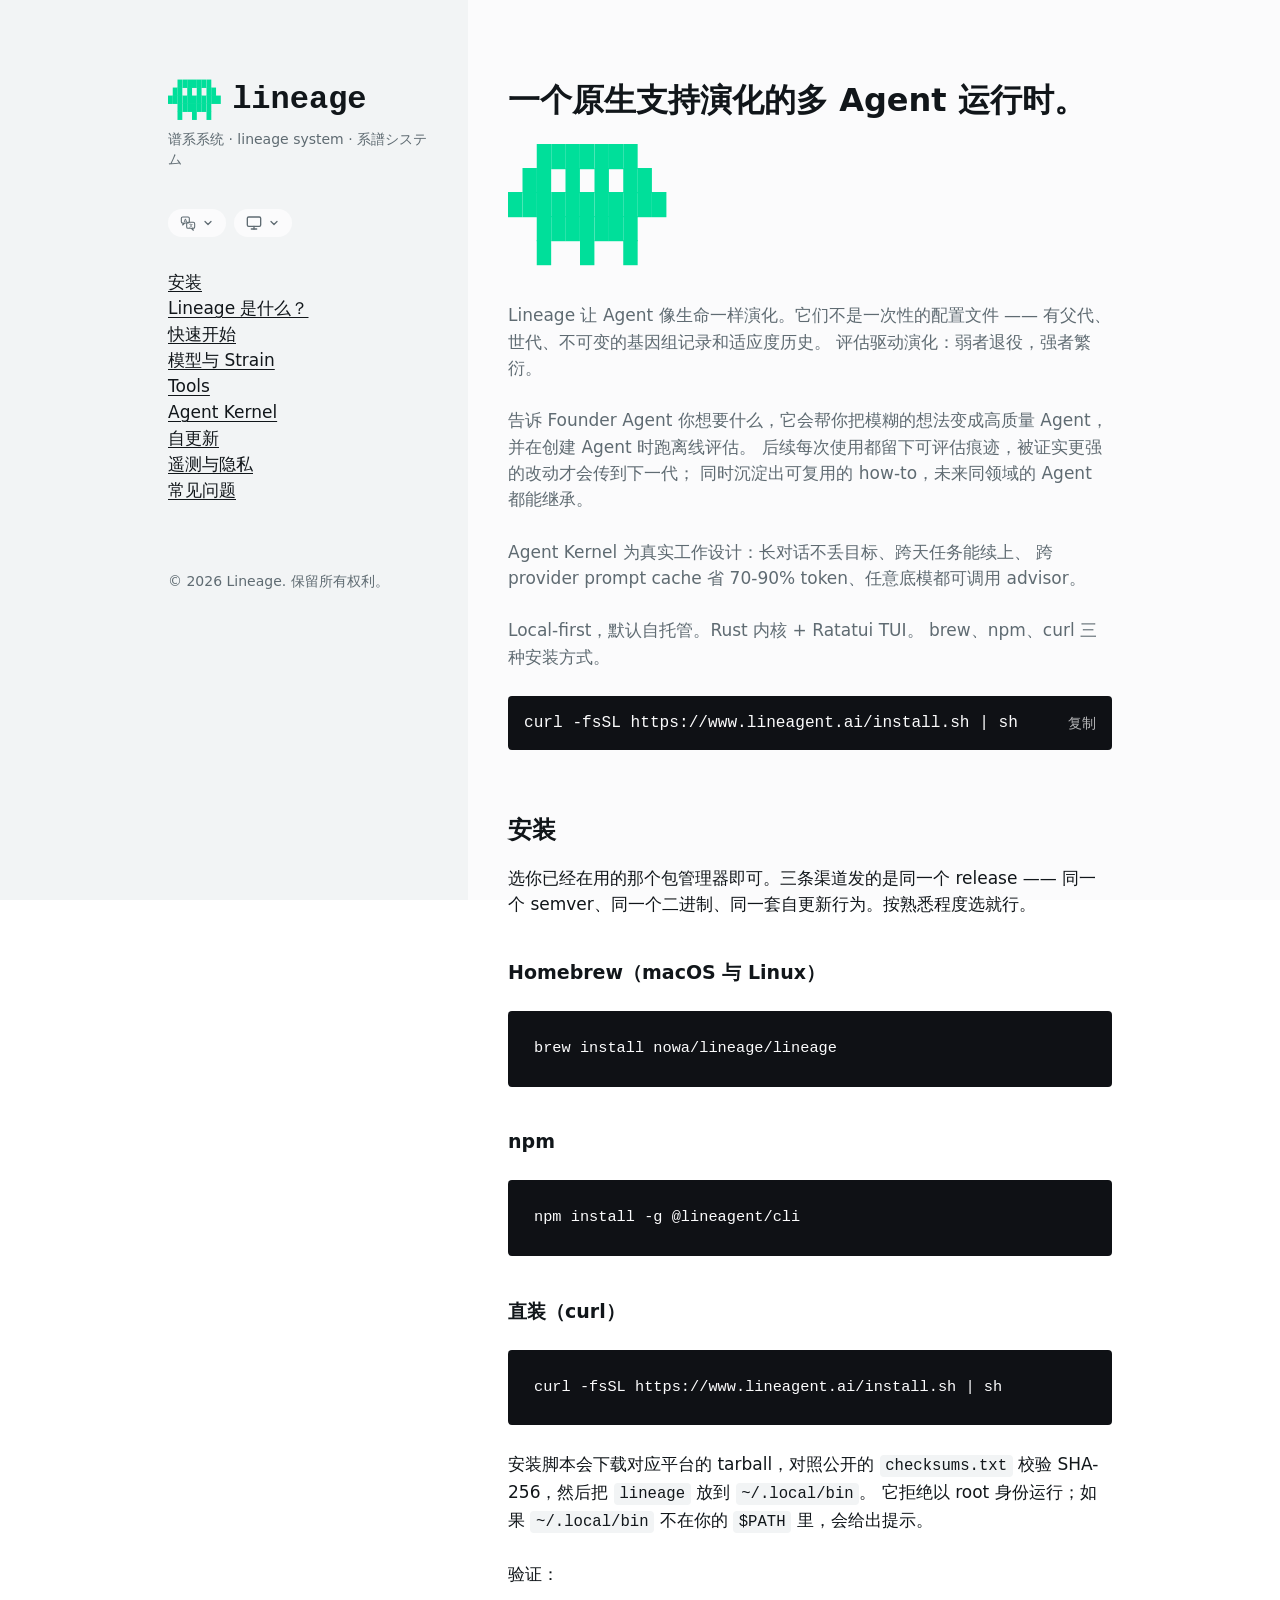
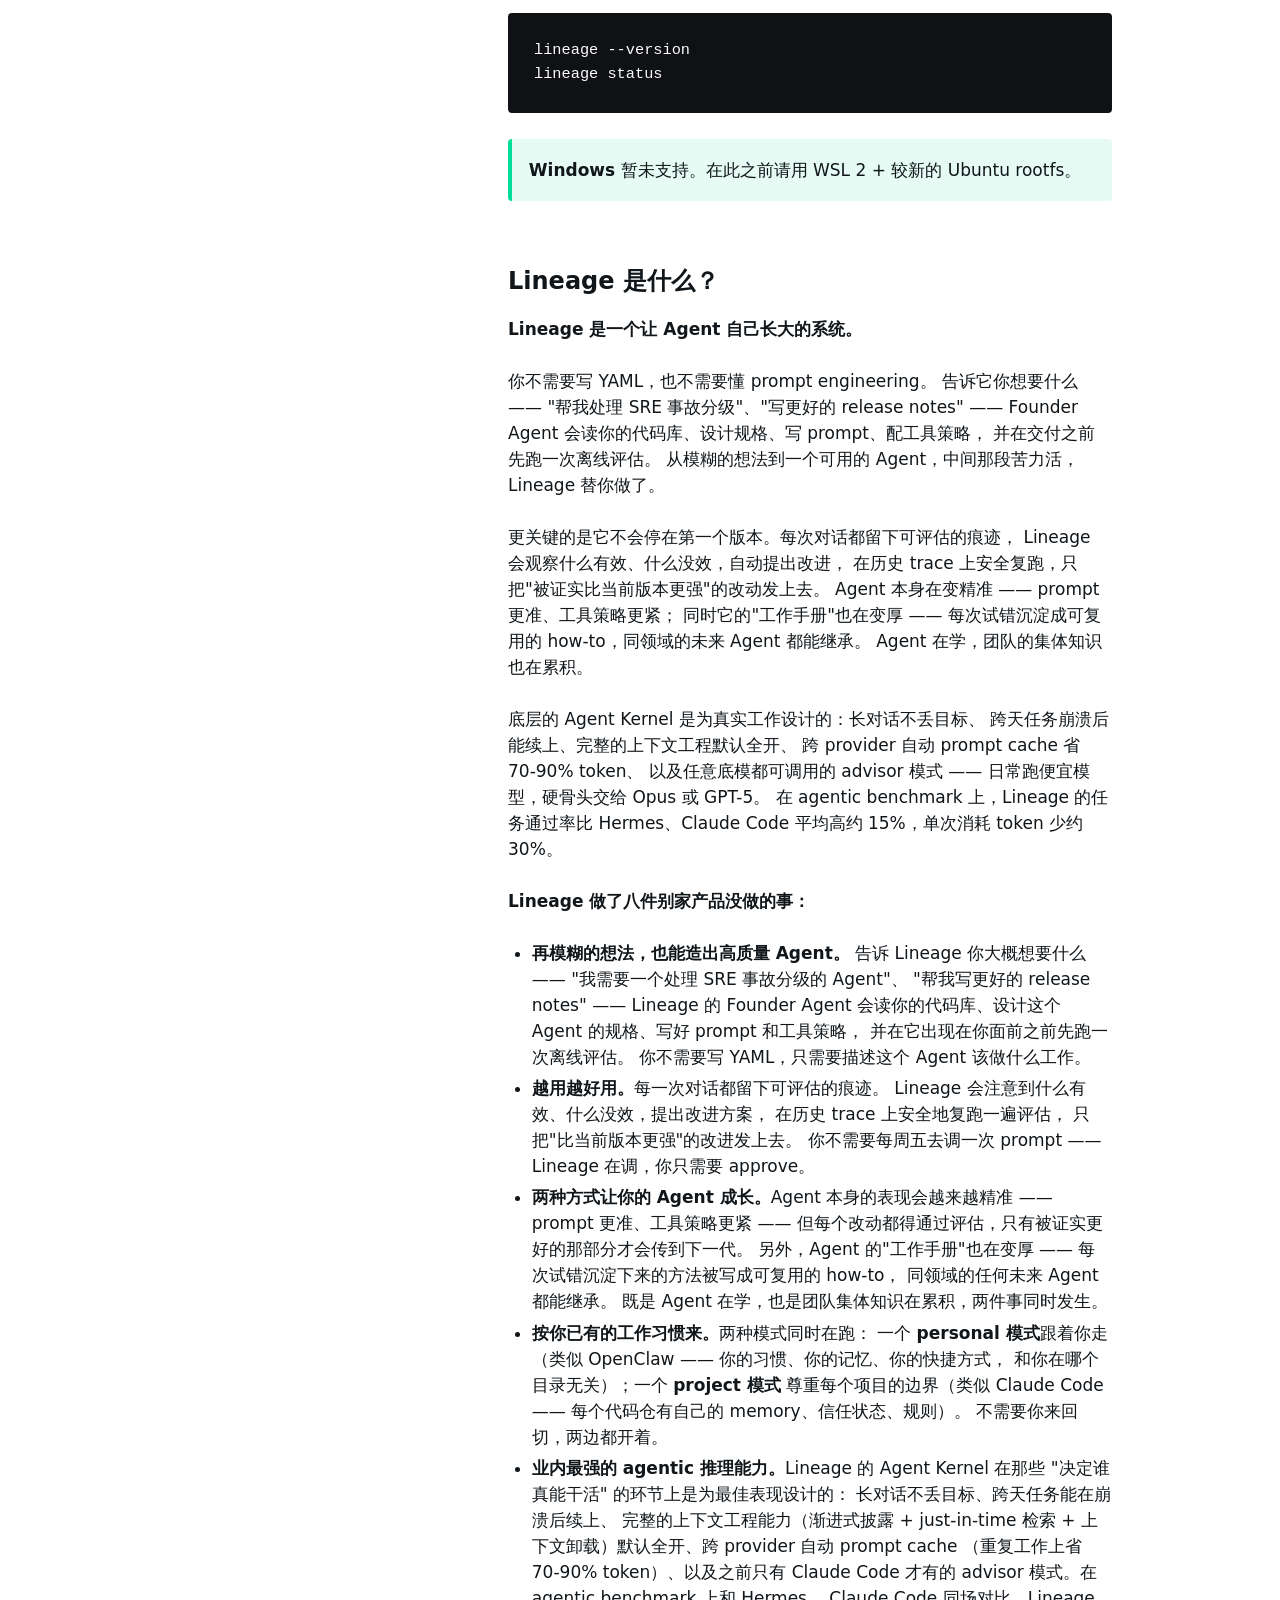
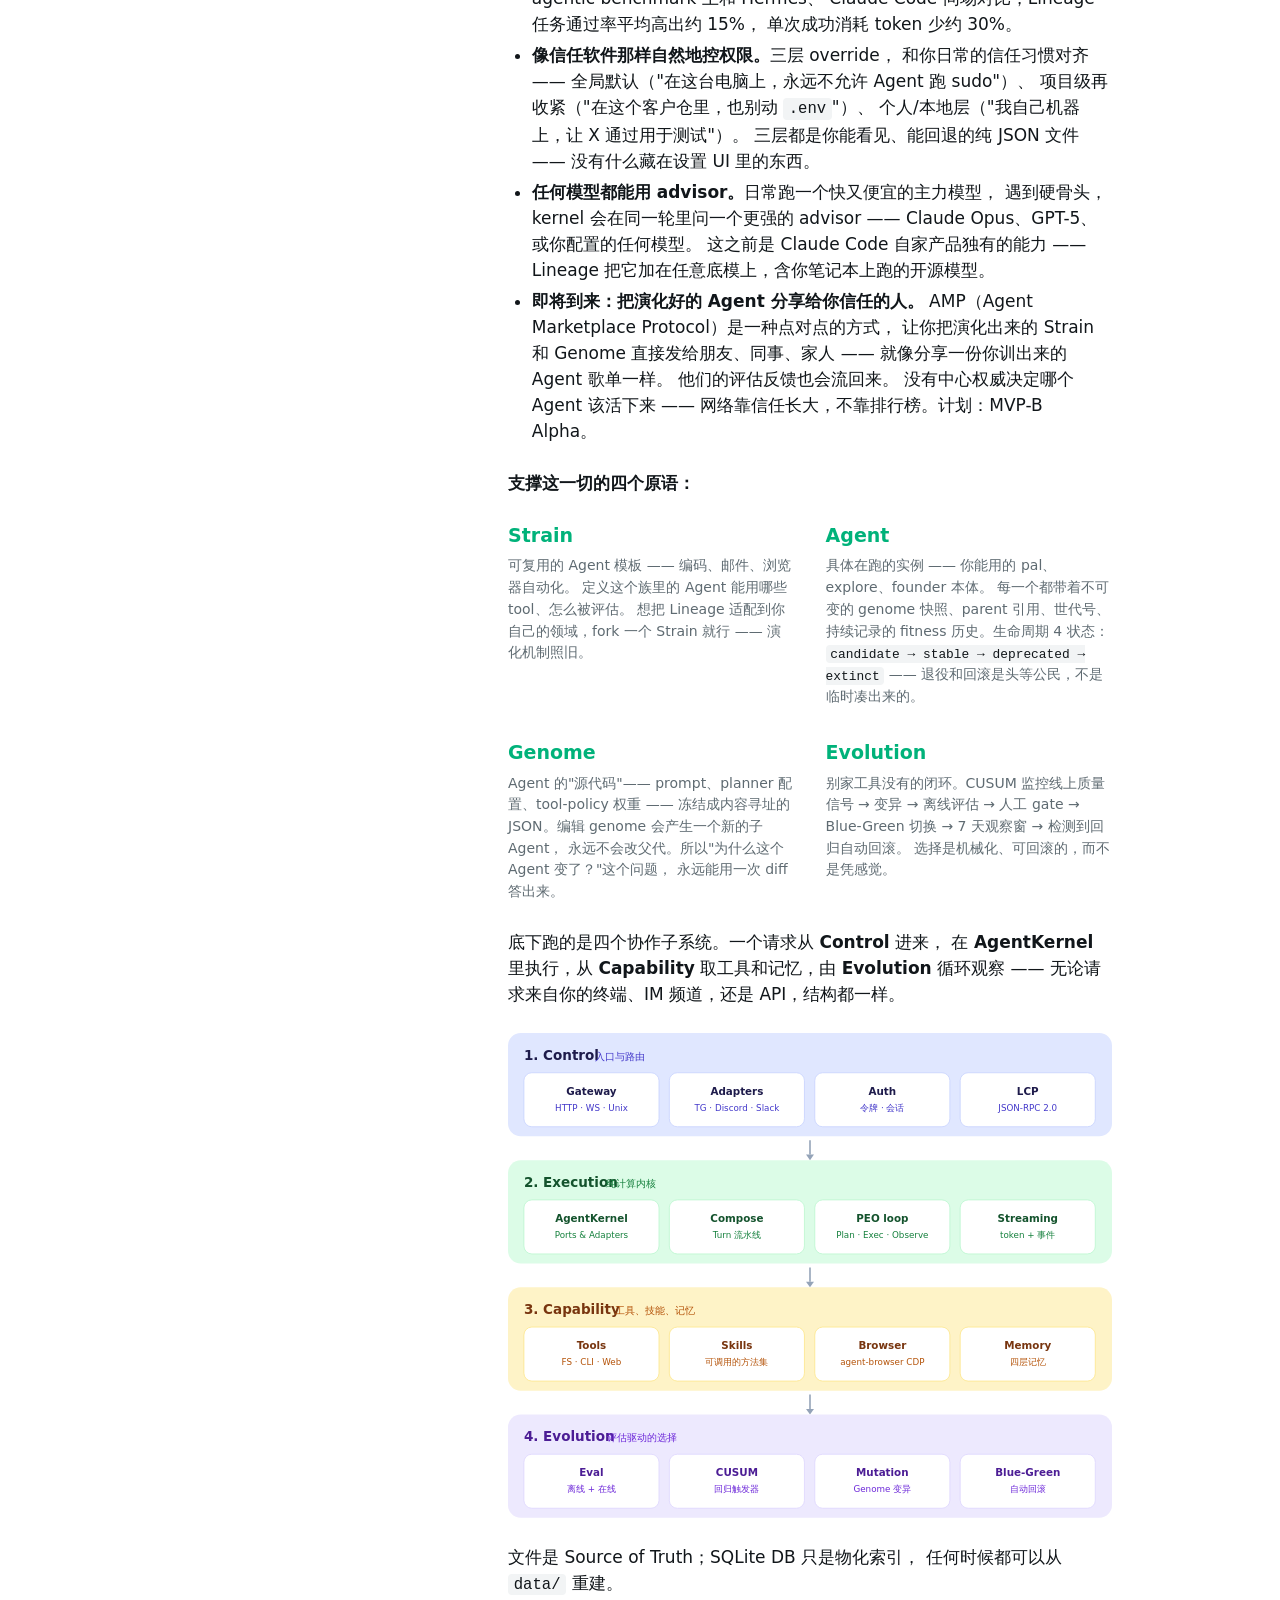
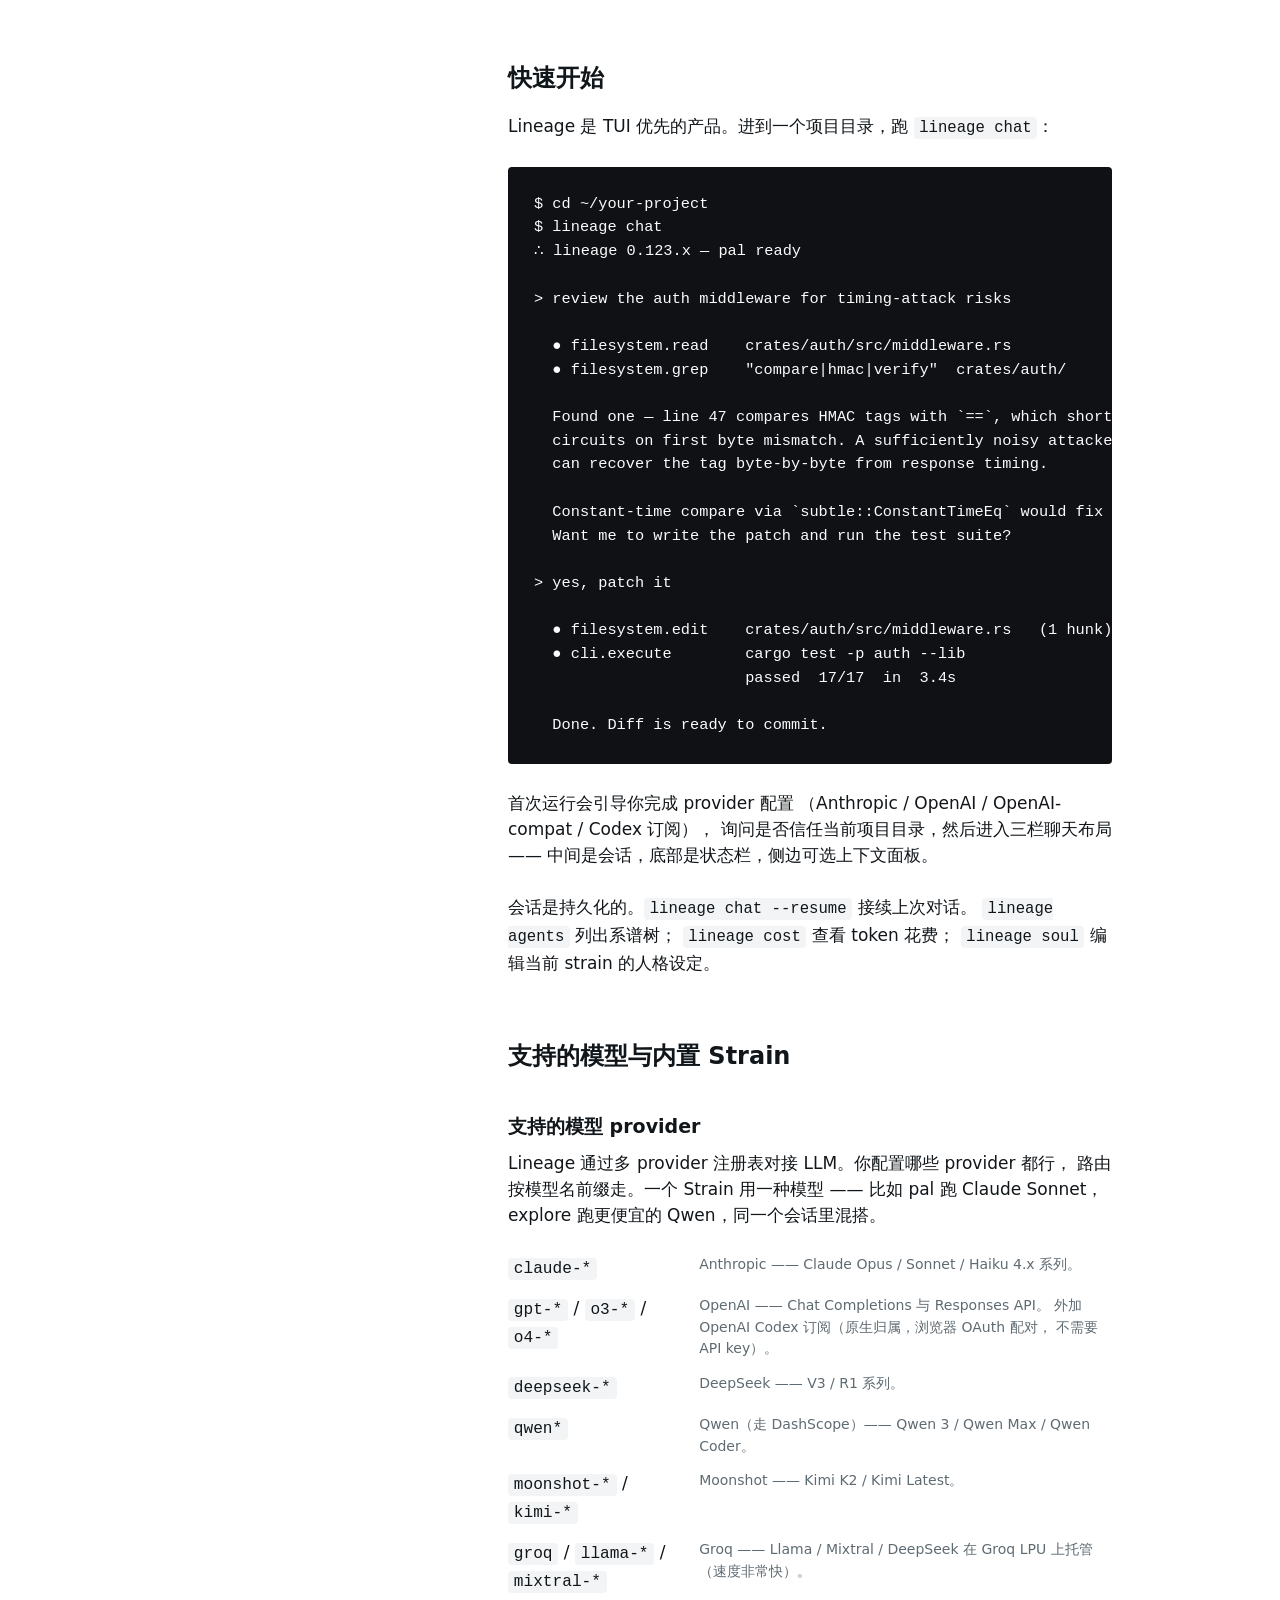
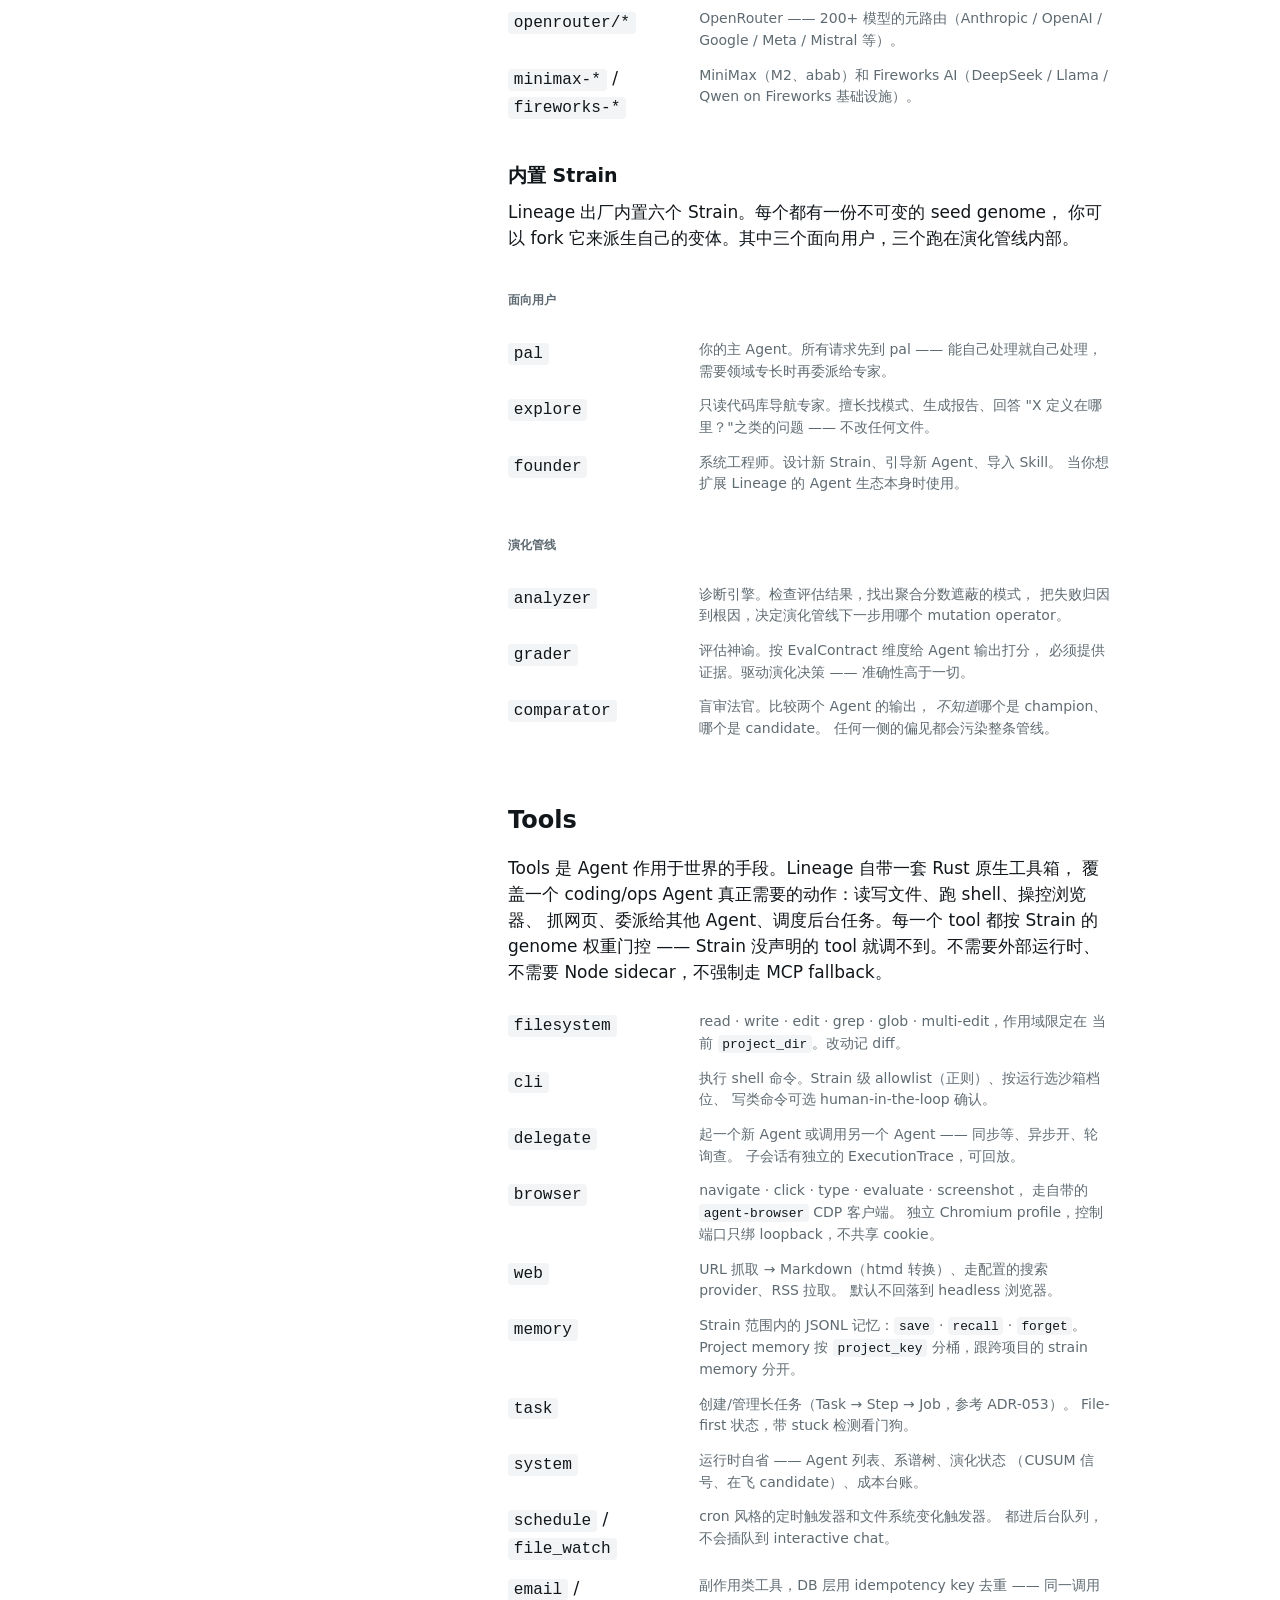
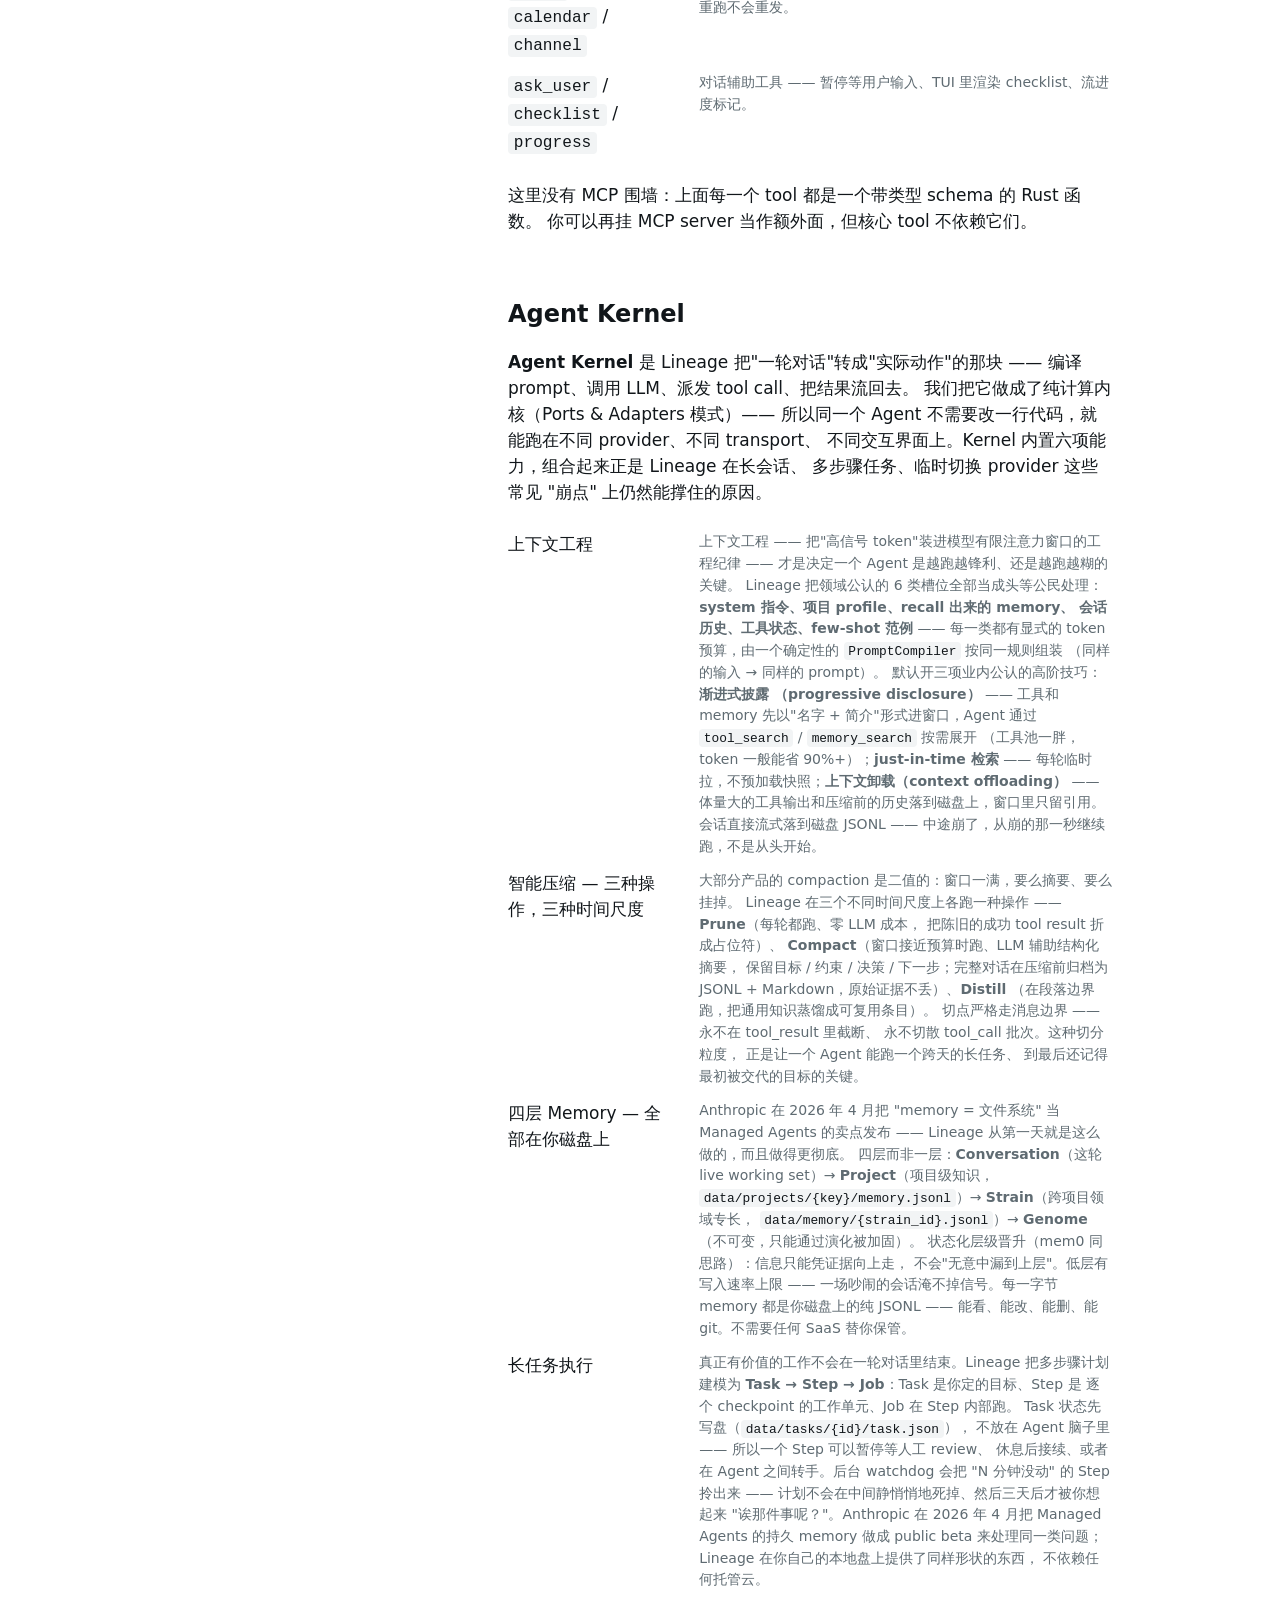
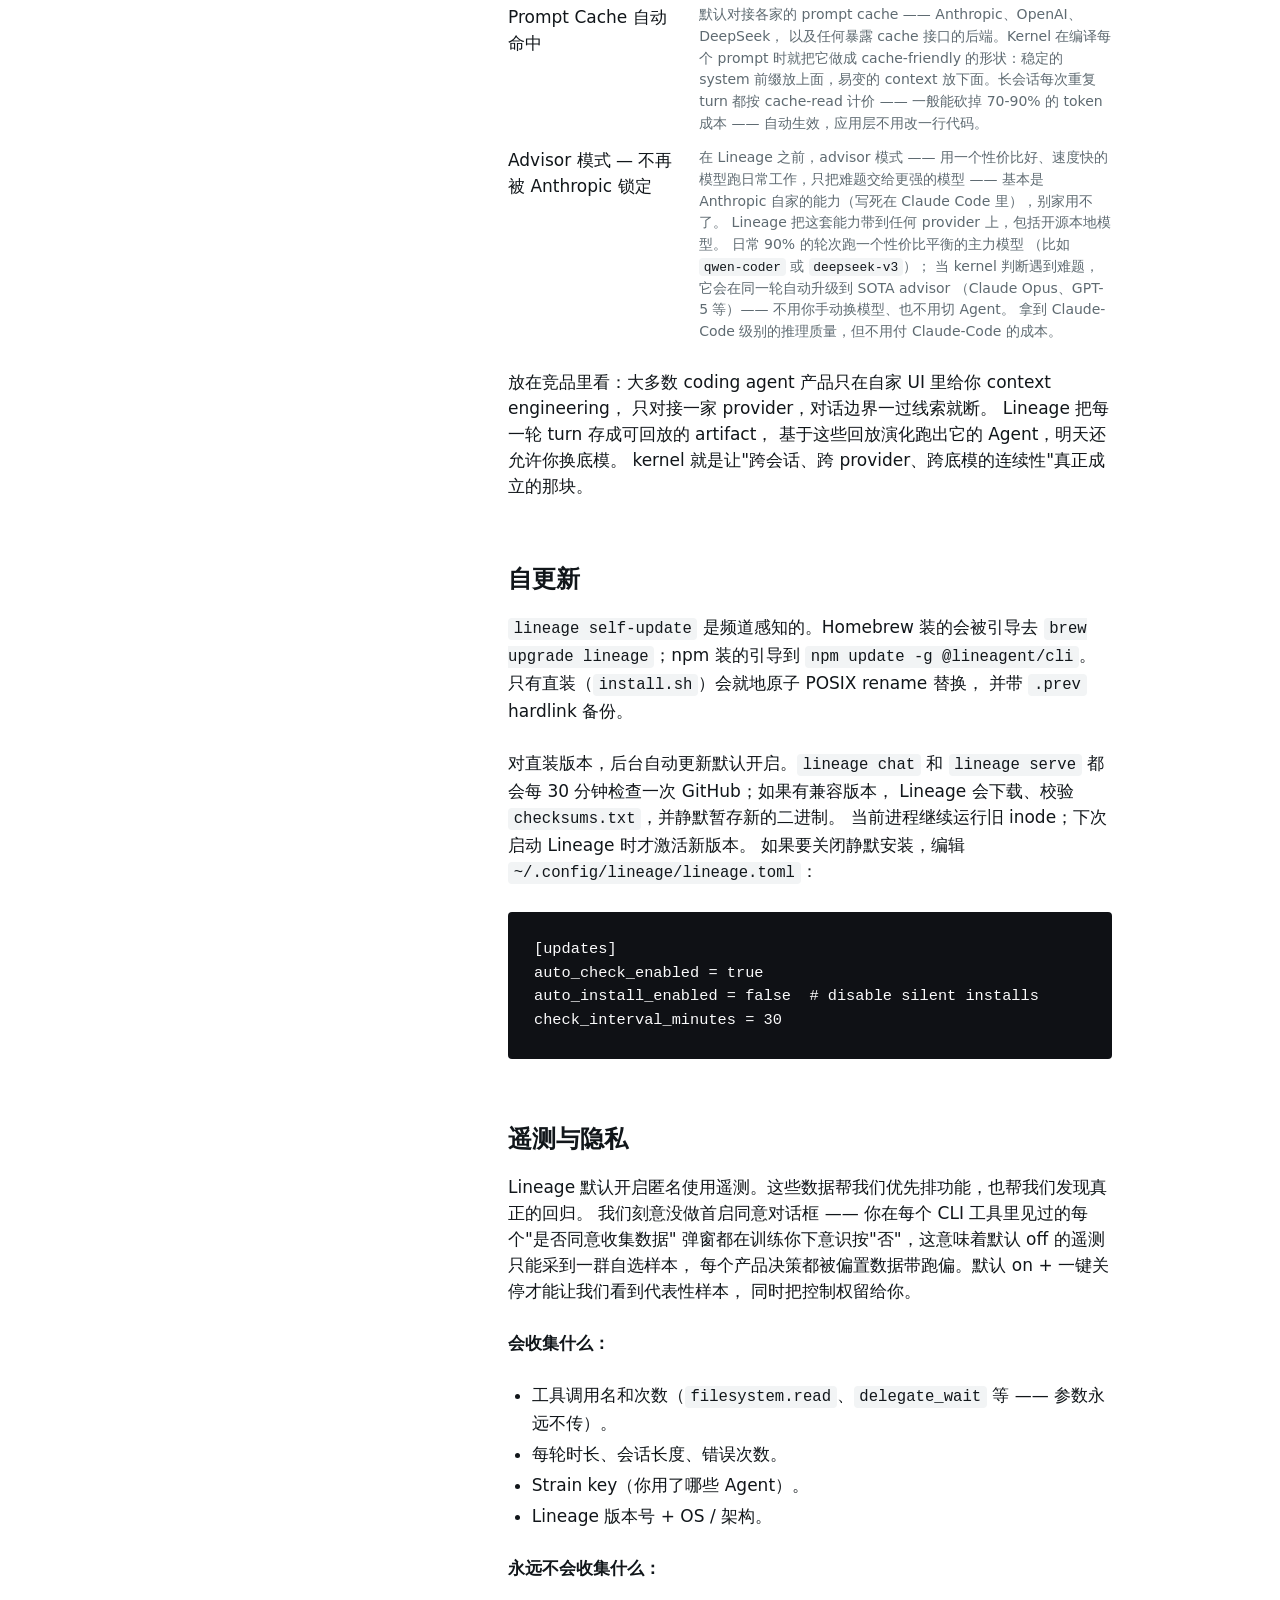
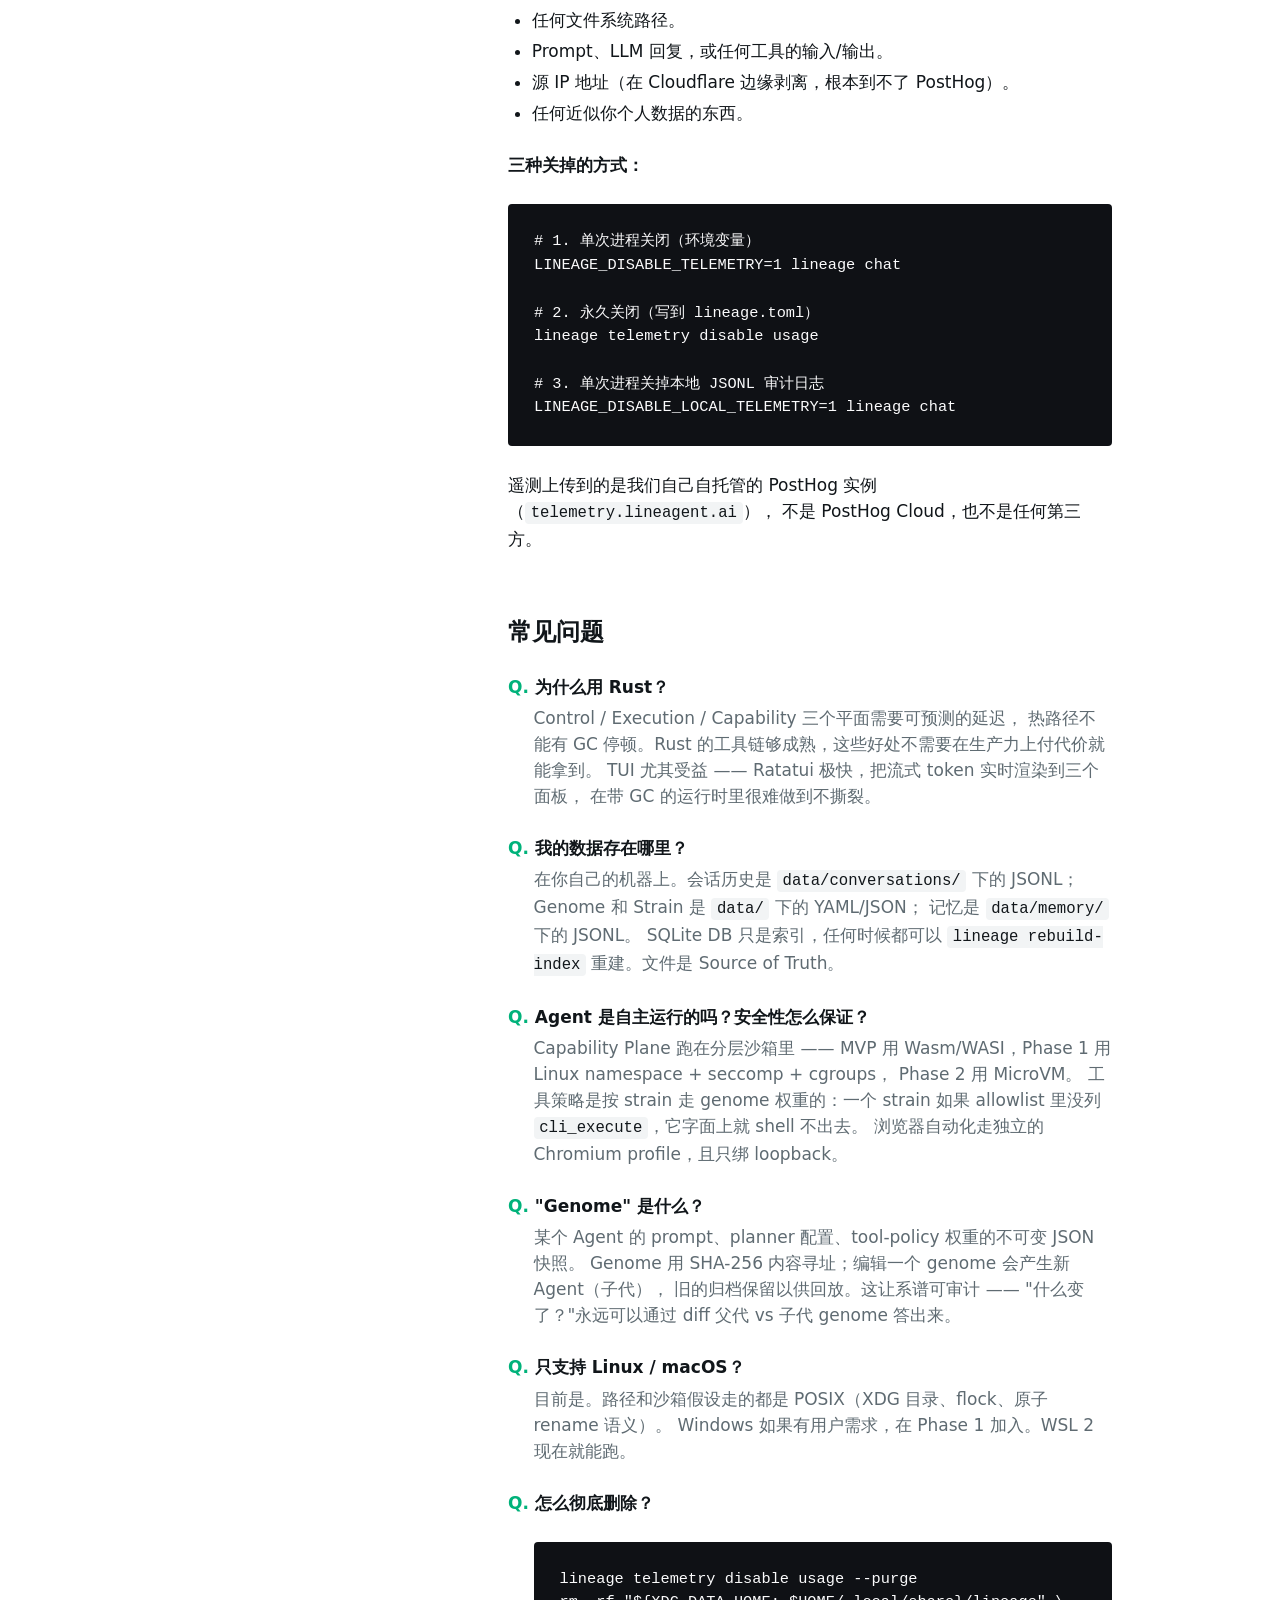
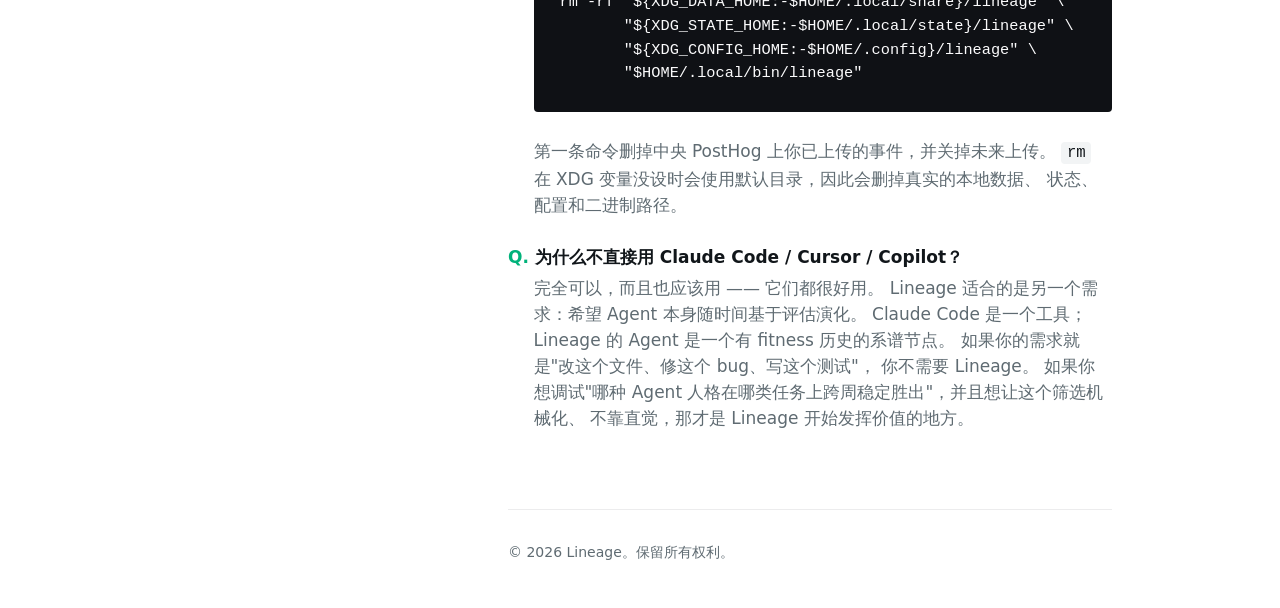
<file: zh/index.html>
<!doctype html>
<!--
  Lineage landing site (www.lineagent.ai). Trilingual: en / 中 / 日.

  Strategy: keep one source HTML file with per-element `lang`
  attribute gating, then run build.py to publish three real URLs:
  `/`, `/zh/`, and `/ja/`. This keeps IA/design tokens in one place
  while giving crawlers one canonical language per URL.

  Direct source preview still works: CSS hides non-active language
  blocks, and JS sets `<html lang>` from URL hash → localStorage →
  navigator.language → default `en`.

  Translation policy:
  - Domain vocabulary (Strain / Agent / Genome / Evolution / ADR /
    MLI / etc.) stays in English across all three languages — they
    are technical identifiers, translating them adds confusion.
  - Code blocks, command-line examples, URLs, version numbers,
    file paths: never translated.
  - Brand mark (5×11 ASCII pixel art) is the same across all three.
-->
<html lang="zh">
<head>
    <meta charset="utf-8">
    <meta name="viewport" content="width=device-width, initial-scale=1">
    <title>Lineage — Rust 自托管多 Agent 运行时</title>
    <meta name="description" content="原生支持演化的自托管多 Agent 运行时。Founder Agent 从模糊目标设计 Agent，Rust 核心，支持 9 个 LLM provider，本地优先，文件在你的磁盘上。">

    <link rel="icon" href="/favicon.svg" type="image/svg+xml">
    <link rel="stylesheet" href="/style.css">

    <!-- Canonical URL — content lives at the root regardless of the
         active language (trilingual gating happens client-side). -->
    <link rel="canonical" href="https://www.lineagent.ai/zh/">

    <!-- Crawler hints. /llms.txt is a markdown summary aimed at AI
         assistants (ChatGPT / Claude / Perplexity); /sitemap.xml is
         the standard machine-readable URL list. -->
    <link rel="sitemap" type="application/xml" href="/sitemap.xml">

    <link rel="alternate" hreflang="en" href="https://www.lineagent.ai/">
    <link rel="alternate" hreflang="zh" href="https://www.lineagent.ai/zh/">
    <link rel="alternate" hreflang="ja" href="https://www.lineagent.ai/ja/">
    <link rel="alternate" hreflang="x-default" href="https://www.lineagent.ai/">

    <meta property="og:title" content="Lineage — Rust 自托管多 Agent 运行时">
    <meta property="og:description" content="会随时间演化的 Agent。Founder Agent 从模糊想法设计 Agent，支持 9 个 LLM provider，包括本地开源模型。">
    <meta property="og:url" content="https://www.lineagent.ai/zh/">
    <meta property="og:type" content="website">
    <meta property="og:site_name" content="Lineage">
    <meta property="og:image" content="https://www.lineagent.ai/og-image.png">
    <meta property="og:image:width" content="1200">
    <meta property="og:image:height" content="630">
    <meta property="og:image:alt" content="Lineage — Rust 自托管多 Agent 运行时。深色背景上的薄荷绿色 ASCII 品牌标识，并展示安装命令：curl -fsSL lineagent.ai/install.sh | sh">
    <meta name="twitter:card" content="summary_large_image">
    <meta name="twitter:title" content="Lineage — Rust 自托管多 Agent 运行时">
    <meta name="twitter:description" content="会随时间演化的 Agent。Founder Agent 从模糊想法设计 Agent，支持 9 个 LLM provider，包括本地开源模型。">
    <meta name="twitter:image" content="https://www.lineagent.ai/og-image.png">
    <meta name="twitter:image:alt" content="Lineage — Rust 自托管多 Agent 运行时">

    <!-- FOUC-prevention: resolve theme synchronously before stylesheet
         applies. Reads localStorage (lineage-theme: 'auto' | 'light' |
         'dark') + system preference, sets data-theme on <html>.
         Skipping this would flash light-mode content briefly even when
         the user's persisted choice is dark. -->
    <script>
    (function() {
        try {
            var t = localStorage.getItem('lineage-theme') || 'auto';
            var resolved = t === 'auto'
                ? (matchMedia('(prefers-color-scheme: dark)').matches ? 'dark' : 'light')
                : t;
            document.documentElement.setAttribute('data-theme', resolved);
            document.documentElement.setAttribute('data-theme-choice', t);
        } catch (e) {
            document.documentElement.setAttribute('data-theme', 'light');
            document.documentElement.setAttribute('data-theme-choice', 'auto');
        }
    })();
    </script>

    <!-- Structured data: SoftwareApplication for product surfacing,
         FAQPage for SERP rich-result eligibility on the FAQ section.
         Both schemas are schema.org-spec'd and Google-validated. -->
    <script type="application/ld+json">
    {
        "@context": "https://schema.org",
        "@type": "SoftwareApplication",
        "name": "Lineage",
        "alternateName": [
            "Lineage Agent Runtime",
            "lineagent"
        ],
        "applicationCategory": "DeveloperApplication",
        "applicationSubCategory": "AI Agent Runtime",
        "operatingSystem": "macOS, Linux",
        "description": "原生支持评估驱动演化的自托管多 Agent 运行时。Founder Agent 从模糊目标设计新 Agent，运行离线评估，然后交付已验证的 Agent。每次对话都会留下可评估证据；只有被证明优于当前版本的改动才会晋升到下一代。Rust 核心，支持 9 个 LLM provider，本地优先。",
        "url": "https://www.lineagent.ai/zh/",
        "downloadUrl": "https://www.lineagent.ai/install.sh",
        "softwareVersion": "0.123.x",
        "programmingLanguage": "Rust",
        "license": "https://github.com/nowa/lineage/blob/main/COPYRIGHT.md",
        "image": "https://www.lineagent.ai/og-image.png",
        "inLanguage": "zh",
        "offers": {
            "@type": "Offer",
            "price": "0",
            "priceCurrency": "USD",
            "availability": "https://schema.org/InStock"
        },
        "featureList": [
            "Evolution-driven Agent improvement (CUSUM trigger, offline eval, Blue-Green swap, auto-rollback)",
            "Multi-provider LLM (Anthropic Claude, OpenAI GPT, DeepSeek, Qwen, Moonshot Kimi, Groq, OpenRouter, MiniMax, Fireworks)",
            "Self-hosted, local-first storage (files are Source of Truth, SQLite as index)",
            "Six built-in Strains: pal, explore, founder, analyzer, grader, comparator",
            "Agent Kernel: context engineering, three-stage compaction, four-tier memory, long-running tasks, prompt cache, advisor pattern",
            "Personal mode + project mode, both on at once",
            "Three-layer permission control (User / Project / Local)",
            "Rust-native browser automation (agent-browser, loopback-only)",
            "Multi-step task orchestration (Task → Step → Job)",
            "Three-channel install: brew, npm, curl"
        ],
        "author": {
            "@type": "Organization",
            "name": "Lineage",
            "url": "https://www.lineagent.ai"
        }
    }
    </script>

    <script type="application/ld+json">
    {
        "@context": "https://schema.org",
        "@type": "FAQPage",
        "inLanguage": "zh",
        "mainEntity": [
            {
                "@type": "Question",
                "name": "为什么用 Rust？",
                "acceptedAnswer": {
                    "@type": "Answer",
                    "text": "Control / Execution / Capability 三个平面需要可预测的延迟，热路径不能有 GC 停顿。Rust 工具链足够成熟，可以在不牺牲生产力的情况下拿到这些收益。TUI 尤其受益：Ratatui 很快，把流式 token 实时渲染到三个面板，在带 GC 的运行时里很难做到不撕裂。"
                }
            },
            {
                "@type": "Question",
                "name": "我的数据存在哪里？",
                "acceptedAnswer": {
                    "@type": "Answer",
                    "text": "在你自己的机器上。会话历史是 data/conversations/ 下的 JSONL；Genome 和 Strain 是 data/ 下的 YAML/JSON；记忆是 data/memory/ 下的 JSONL。SQLite DB 只是索引，任何时候都可以通过 lineage rebuild-index 从这些文件重建。文件是 Source of Truth。"
                }
            },
            {
                "@type": "Question",
                "name": "Agent 是自主运行的吗？安全性怎么保证？",
                "acceptedAnswer": {
                    "@type": "Answer",
                    "text": "Capability Plane 跑在分层沙箱里：MVP 用 Wasm/WASI，Phase 1 用 Linux namespace + seccomp + cgroups，Phase 2 用 MicroVM。工具策略按 Strain 的 genome 权重控制；一个 Strain 如果 allowlist 里没有 cli_execute，它字面上就 shell 不出去。浏览器自动化使用独立的 Chromium profile，并且只绑定 loopback。"
                }
            },
            {
                "@type": "Question",
                "name": "Genome 是什么？",
                "acceptedAnswer": {
                    "@type": "Answer",
                    "text": "某个 Agent 的 prompt、planner 配置、tool-policy 权重的不可变 JSON 快照。Genome 用 SHA-256 内容寻址；编辑一个 genome 会产生新 Agent（子代），旧版本会归档保留以供回放。"
                }
            },
            {
                "@type": "Question",
                "name": "只支持 Linux / macOS？",
                "acceptedAnswer": {
                    "@type": "Answer",
                    "text": "目前是。路径和沙箱约定都基于 POSIX：XDG 目录、flock、原子 rename 语义。Windows 如果有用户需求，会在 Phase 1 加入。WSL 2 现在就能跑。"
                }
            },
            {
                "@type": "Question",
                "name": "怎么彻底删除？",
                "acceptedAnswer": {
                    "@type": "Answer",
                    "text": "运行：lineage telemetry disable usage --purge; rm -rf \"${XDG_DATA_HOME:-$HOME/.local/share}/lineage\" \"${XDG_STATE_HOME:-$HOME/.local/state}/lineage\" \"${XDG_CONFIG_HOME:-$HOME/.config}/lineage\" \"$HOME/.local/bin/lineage\"。第一条命令会删除已上传的 telemetry 事件并关闭未来上传。rm 命令在 XDG 变量未设置时会使用默认目录，因此会删掉真实的本地数据、状态、配置和二进制路径。"
                }
            },
            {
                "@type": "Question",
                "name": "为什么不直接用 Claude Code、Cursor 或 Copilot？",
                "acceptedAnswer": {
                    "@type": "Answer",
                    "text": "完全可以，而且也应该用，它们都很好用。Lineage 适合的是另一个需求：希望 Agent 本身随时间基于评估演化。Claude Code 是一个工具；Lineage 的 Agent 是一个有 fitness 历史的系谱节点。"
                }
            }
        ]
    }
    </script>
</head>
<body>

<!-- ─── Sidebar ─────────────────────────────────────────────────── -->
<aside class="sidebar">
    <!-- Header is one flex row: [mark] [sitename] (Toltec parity).
         The bilingual tagline drops to a second row underneath. -->
    <header class="sidebar-header">
        <a href="#home" aria-label="Lineage home">
<pre class="sidebar-mark" aria-hidden="true">  ███████
 ██ █ █ ██
███████████
  ███████
  █  █  █  </pre><span class="sidebar-sitename">lineage</span>
            <span class="sidebar-tagline">谱系系统 · lineage system · 系譜システム</span>
        </a>
    </header>

    <!-- Sidebar dropdowns: language + theme.
         Two pill triggers in a row, each opens a popover menu. The
         language pill shows a globe icon (no per-language letter).
         The theme pill shows the *current* mode's icon (sun / moon /
         monitor). Active option in each menu shows brand-mint text
         + a small brand-mint dot on the right.
         Default language: English. Default theme: Auto / System. -->
    <div class="dropdown-row">

        <div class="dropdown" data-dropdown="lang">
            <button class="dropdown-trigger" type="button" aria-haspopup="true" aria-expanded="false" aria-label="Language">
                <!-- Translation icon: two overlapping speech bubbles, one with
                     Latin "A" and one with CJK "文". Conveys "multi-language" /
                     "translation" more directly than the earlier globe glyph
                     (which reads as "international" rather than specifically
                     "language"). Reference: typical i18n / translate icon pair. -->
                <svg class="icon" viewBox="0 0 24 24" fill="none" stroke="currentColor" stroke-width="1.6" stroke-linecap="round" stroke-linejoin="round" aria-hidden="true">
                    <path d="M4 3 H12 A2 2 0 0 1 14 5 V10 A2 2 0 0 1 12 12 H7 L4 15 L5 12 H4 A2 2 0 0 1 2 10 V5 A2 2 0 0 1 4 3 Z"/>
                    <text x="8" y="10" font-family="ui-sans-serif, system-ui, -apple-system, sans-serif" font-size="6.5" font-weight="700" fill="currentColor" stroke="none" text-anchor="middle">A</text>
                    <path d="M12 11 H20 A2 2 0 0 1 22 13 V18 A2 2 0 0 1 20 20 H19 L20 23 L17 20 H12 A2 2 0 0 1 10 18 V13 A2 2 0 0 1 12 11 Z"/>
                    <text x="16" y="18" font-family="ui-sans-serif, 'PingFang SC', 'Hiragino Sans', system-ui, sans-serif" font-size="6.5" font-weight="700" fill="currentColor" stroke="none" text-anchor="middle">文</text>
                </svg>
                <svg class="chevron" viewBox="0 0 24 24" fill="none" stroke="currentColor" stroke-width="2.5" stroke-linecap="round" stroke-linejoin="round" aria-hidden="true">
                    <polyline points="6 9 12 15 18 9"/>
                </svg>
            </button>
            <ul class="dropdown-menu" role="menu">
                <li><a href="/" data-lang-set="en" role="menuitem"><span class="label">English</span></a></li>
                <li><a href="/zh/" data-lang-set="zh" role="menuitem" aria-current="true"><span class="label">简体中文</span></a></li>
                <li><a href="/ja/" data-lang-set="ja" role="menuitem"><span class="label">日本語</span></a></li>
            </ul>
        </div>

        <div class="dropdown" data-dropdown="theme">
            <button class="dropdown-trigger" type="button" aria-haspopup="true" aria-expanded="false" aria-label="Theme">
                <svg class="icon icon-theme-light" viewBox="0 0 24 24" fill="none" stroke="currentColor" stroke-width="2" stroke-linecap="round" stroke-linejoin="round" aria-hidden="true">
                    <circle cx="12" cy="12" r="4"/>
                    <path d="M12 2v2"/><path d="M12 20v2"/>
                    <path d="m4.93 4.93 1.41 1.41"/><path d="m17.66 17.66 1.41 1.41"/>
                    <path d="M2 12h2"/><path d="M20 12h2"/>
                    <path d="m6.34 17.66-1.41 1.41"/><path d="m19.07 4.93-1.41 1.41"/>
                </svg>
                <svg class="icon icon-theme-dark" viewBox="0 0 24 24" fill="none" stroke="currentColor" stroke-width="2" stroke-linecap="round" stroke-linejoin="round" aria-hidden="true">
                    <path d="M21 12.79A9 9 0 1 1 11.21 3 7 7 0 0 0 21 12.79z"/>
                </svg>
                <svg class="icon icon-theme-auto" viewBox="0 0 24 24" fill="none" stroke="currentColor" stroke-width="2" stroke-linecap="round" stroke-linejoin="round" aria-hidden="true">
                    <rect width="20" height="14" x="2" y="3" rx="2"/>
                    <path d="M8 21h8"/><path d="M12 17v4"/>
                </svg>
                <svg class="chevron" viewBox="0 0 24 24" fill="none" stroke="currentColor" stroke-width="2.5" stroke-linecap="round" stroke-linejoin="round" aria-hidden="true">
                    <polyline points="6 9 12 15 18 9"/>
                </svg>
            </button>
            <ul class="dropdown-menu" role="menu">
                <li><button type="button" data-theme-set="light" role="menuitem">
                    <svg class="icon" viewBox="0 0 24 24" fill="none" stroke="currentColor" stroke-width="2" stroke-linecap="round" stroke-linejoin="round" aria-hidden="true">
                        <circle cx="12" cy="12" r="4"/>
                        <path d="M12 2v2"/><path d="M12 20v2"/>
                        <path d="m4.93 4.93 1.41 1.41"/><path d="m17.66 17.66 1.41 1.41"/>
                        <path d="M2 12h2"/><path d="M20 12h2"/>
                        <path d="m6.34 17.66-1.41 1.41"/><path d="m19.07 4.93-1.41 1.41"/>
                    </svg>
                    <span class="label">Light</span>
                </button></li>
                <li><button type="button" data-theme-set="dark" role="menuitem">
                    <svg class="icon" viewBox="0 0 24 24" fill="none" stroke="currentColor" stroke-width="2" stroke-linecap="round" stroke-linejoin="round" aria-hidden="true">
                        <path d="M21 12.79A9 9 0 1 1 11.21 3 7 7 0 0 0 21 12.79z"/>
                    </svg>
                    <span class="label">Dark</span>
                </button></li>
                <li><button type="button" data-theme-set="auto" role="menuitem">
                    <svg class="icon" viewBox="0 0 24 24" fill="none" stroke="currentColor" stroke-width="2" stroke-linecap="round" stroke-linejoin="round" aria-hidden="true">
                        <rect width="20" height="14" x="2" y="3" rx="2"/>
                        <path d="M8 21h8"/><path d="M12 17v4"/>
                    </svg>
                    <span class="label">System</span>
                </button></li>
            </ul>
        </div>

    </div>

    <nav class="sidebar-nav">
        <ul>
            <li><a href="#install">
                
                <span lang="zh">安装</span>
                
            </a></li>
            <li><a href="#what">
                
                <span lang="zh">Lineage 是什么？</span>
                
            </a></li>
            <li><a href="#quickstart">
                
                <span lang="zh">快速开始</span>
                
            </a></li>
            <li><a href="#models">
                
                <span lang="zh">模型与 Strain</span>
                
            </a></li>
            <li><a href="#tools">
                
                <span lang="zh">Tools</span>
                
            </a></li>
            <li><a href="#kernel">
                
                <span lang="zh">Agent Kernel</span>
                
            </a></li>
            <li><a href="#self-update">
                
                <span lang="zh">自更新</span>
                
            </a></li>
            <li><a href="#telemetry">
                
                <span lang="zh">遥测与隐私</span>
                
            </a></li>
            <li><a href="#faq">
                
                <span lang="zh">常见问题</span>
                
            </a></li>
        </ul>
    </nav>

    <footer class="sidebar-footer">
        <p>© 2026 Lineage. <span lang="zh">保留所有权利。</span></p>
    </footer>
</aside>

<!-- ─── Main content ────────────────────────────────────────────── -->
<main>

<!-- Hero — title first, then brand mark below, then sub-prose, then
     install one-liner. The two former CTA buttons are gone — the
     sidebar nav already covers Install / What is this navigation. -->
<section id="home" class="hero">
    
    <h1 class="hero-tagline" lang="zh">一个原生支持演化的多 Agent 运行时。</h1>
    

<pre class="hero-mark" aria-hidden="true">  ███████
 ██ █ █ ██
███████████
  ███████
  █  █  █  </pre>

    
    <p class="hero-sub" lang="zh">
        Lineage 让 Agent 像生命一样演化。它们不是一次性的配置文件 ——
        有父代、世代、不可变的基因组记录和适应度历史。
        评估驱动演化：弱者退役，强者繁衍。
    </p>
    

    
    <p class="hero-sub" lang="zh">
        告诉 Founder Agent 你想要什么，它会帮你把模糊的想法变成高质量 Agent，
        并在创建 Agent 时跑离线评估。
        后续每次使用都留下可评估痕迹，被证实更强的改动才会传到下一代；
        同时沉淀出可复用的 how-to，未来同领域的 Agent 都能继承。
    </p>
    

    
    <p class="hero-sub" lang="zh">
        Agent Kernel 为真实工作设计：长对话不丢目标、跨天任务能续上、
        跨 provider prompt cache 省 70-90% token、任意底模都可调用 advisor。
    </p>
    

    
    <p class="hero-sub" lang="zh">
        Local-first，默认自托管。Rust 内核 + Ratatui TUI。
        brew、npm、curl 三种安装方式。
    </p>
    

    <div class="install-line">
        <code>curl -fsSL https://www.lineagent.ai/install.sh | sh</code>
        <button type="button" class="copy-btn" data-copy="curl -fsSL https://www.lineagent.ai/install.sh | sh">
            <span lang="zh">复制</span>
        </button>
    </div>
</section>


<!-- Install ──────────────────────────────────────────────────────── -->
<section id="install">

<h2 lang="zh">安装<a class="headerlink" href="#install">#</a></h2>



<p lang="zh">
    选你已经在用的那个包管理器即可。三条渠道发的是同一个 release ——
    同一个 semver、同一个二进制、同一套自更新行为。按熟悉程度选就行。
</p>



<h3 lang="zh">Homebrew（macOS 与 Linux）</h3>

<pre><code>brew install nowa/lineage/lineage</code></pre>

<h3>npm</h3>
<pre><code>npm install -g @lineagent/cli</code></pre>


<h3 lang="zh">直装（curl）</h3>

<pre><code>curl -fsSL https://www.lineagent.ai/install.sh | sh</code></pre>


<p lang="zh">
    安装脚本会下载对应平台的 tarball，对照公开的 <code>checksums.txt</code>
    校验 SHA-256，然后把 <code>lineage</code> 放到 <code>~/.local/bin</code>。
    它拒绝以 root 身份运行；如果 <code>~/.local/bin</code> 不在你的
    <code>$PATH</code> 里，会给出提示。
</p>



<p lang="zh">验证：</p>

<pre><code>lineage --version
lineage status</code></pre>

<div class="callout">
    
    <p lang="zh"><strong>Windows</strong> 暂未支持。在此之前请用 WSL 2 + 较新的 Ubuntu rootfs。</p>
    
</div>
</section>


<!-- What is Lineage? ─────────────────────────────────────────────── -->
<section id="what">

<h2 lang="zh">Lineage 是什么？<a class="headerlink" href="#what">#</a></h2>



<p lang="zh">
    <strong>Lineage 是一个让 Agent 自己长大的系统。</strong>
</p>



<p lang="zh">
    你不需要写 YAML，也不需要懂 prompt engineering。
    告诉它你想要什么 —— "帮我处理 SRE 事故分级"、"写更好的 release notes" ——
    Founder Agent 会读你的代码库、设计规格、写 prompt、配工具策略，
    并在交付之前先跑一次离线评估。
    从模糊的想法到一个可用的 Agent，中间那段苦力活，Lineage 替你做了。
</p>



<p lang="zh">
    更关键的是它不会停在第一个版本。每次对话都留下可评估的痕迹，
    Lineage 会观察什么有效、什么没效，自动提出改进，
    在历史 trace 上安全复跑，只把"被证实比当前版本更强"的改动发上去。
    Agent 本身在变精准 —— prompt 更准、工具策略更紧；
    同时它的"工作手册"也在变厚 ——
    每次试错沉淀成可复用的 how-to，同领域的未来 Agent 都能继承。
    Agent 在学，团队的集体知识也在累积。
</p>



<p lang="zh">
    底层的 Agent Kernel 是为真实工作设计的：长对话不丢目标、
    跨天任务崩溃后能续上、完整的上下文工程默认全开、
    跨 provider 自动 prompt cache 省 70-90% token、
    以及任意底模都可调用的 advisor 模式 ——
    日常跑便宜模型，硬骨头交给 Opus 或 GPT-5。
    在 agentic benchmark 上，Lineage 的任务通过率比 Hermes、Claude Code
    平均高约 15%，单次消耗 token 少约 30%。
</p>



<p lang="zh"><strong>Lineage 做了八件别家产品没做的事：</strong></p>



<ul lang="zh">
    <li><strong>再模糊的想法，也能造出高质量 Agent。</strong>
        告诉 Lineage 你大概想要什么 ——
        "我需要一个处理 SRE 事故分级的 Agent"、
        "帮我写更好的 release notes" —— Lineage 的 Founder Agent
        会读你的代码库、设计这个 Agent 的规格、写好 prompt 和工具策略，
        并在它出现在你面前之前先跑一次离线评估。
        你不需要写 YAML，只需要描述这个 Agent 该做什么工作。</li>
    <li><strong>越用越好用。</strong>每一次对话都留下可评估的痕迹。
        Lineage 会注意到什么有效、什么没效，提出改进方案，
        在历史 trace 上安全地复跑一遍评估，
        只把"比当前版本更强"的改进发上去。
        你不需要每周五去调一次 prompt —— Lineage 在调，你只需要 approve。</li>
    <li><strong>两种方式让你的 Agent 成长。</strong>Agent 本身的表现会越来越精准 ——
        prompt 更准、工具策略更紧 ——
        但每个改动都得通过评估，只有被证实更好的那部分才会传到下一代。
        另外，Agent 的"工作手册"也在变厚 ——
        每次试错沉淀下来的方法被写成可复用的 how-to，
        同领域的任何未来 Agent 都能继承。
        既是 Agent 在学，也是团队集体知识在累积，两件事同时发生。</li>
    <li><strong>按你已有的工作习惯来。</strong>两种模式同时在跑：
        一个 <strong>personal 模式</strong>跟着你走
        （类似 OpenClaw —— 你的习惯、你的记忆、你的快捷方式，
        和你在哪个目录无关）；一个 <strong>project 模式</strong>
        尊重每个项目的边界（类似 Claude Code ——
        每个代码仓有自己的 memory、信任状态、规则）。
        不需要你来回切，两边都开着。</li>
    <li><strong>业内最强的 agentic 推理能力。</strong>Lineage 的
        Agent Kernel 在那些 "决定谁真能干活" 的环节上是为最佳表现设计的：
        长对话不丢目标、跨天任务能在崩溃后续上、
        完整的上下文工程能力（渐进式披露 + just-in-time 检索 +
        上下文卸载）默认全开、跨 provider 自动 prompt cache
        （重复工作上省 70-90% token）、以及之前只有 Claude Code
        才有的 advisor 模式。在 agentic benchmark 上和 Hermes、
        Claude Code 同场对比，Lineage 任务通过率平均高出约 15%，
        单次成功消耗 token 少约 30%。</li>
    <li><strong>像信任软件那样自然地控权限。</strong>三层 override，
        和你日常的信任习惯对齐 ——
        全局默认（"在这台电脑上，永远不允许 Agent 跑 sudo"）、
        项目级再收紧（"在这个客户仓里，也别动 <code>.env</code>"）、
        个人/本地层（"我自己机器上，让 X 通过用于测试"）。
        三层都是你能看见、能回退的纯 JSON 文件 ——
        没有什么藏在设置 UI 里的东西。</li>
    <li><strong>任何模型都能用 advisor。</strong>日常跑一个快又便宜的主力模型，
        遇到硬骨头，kernel 会在同一轮里问一个更强的 advisor ——
        Claude Opus、GPT-5、或你配置的任何模型。
        这之前是 Claude Code 自家产品独有的能力 ——
        Lineage 把它加在任意底模上，含你笔记本上跑的开源模型。</li>
    <li><strong>即将到来：把演化好的 Agent 分享给你信任的人。</strong>
        AMP（Agent Marketplace Protocol）是一种点对点的方式，
        让你把演化出来的 Strain 和 Genome 直接发给朋友、同事、家人 ——
        就像分享一份你训出来的 Agent 歌单一样。
        他们的评估反馈也会流回来。
        没有中心权威决定哪个 Agent 该活下来 ——
        网络靠信任长大，不靠排行榜。计划：MVP-B Alpha。</li>
</ul>



<p lang="zh"><strong>支撑这一切的四个原语：</strong></p>


<div class="concept-grid">
    <div>
        <h3>Strain</h3>
        
        <p lang="zh">可复用的 Agent 模板 —— 编码、邮件、浏览器自动化。
        定义这个族里的 Agent 能用哪些 tool、怎么被评估。
        想把 Lineage 适配到你自己的领域，fork 一个 Strain 就行 ——
        演化机制照旧。</p>
        
    </div>
    <div>
        <h3>Agent</h3>
        
        <p lang="zh">具体在跑的实例 —— 你能用的 pal、explore、founder 本体。
        每一个都带着不可变的 genome 快照、parent 引用、世代号、
        持续记录的 fitness 历史。生命周期 4 状态：
        <code>candidate → stable → deprecated → extinct</code> ——
        退役和回滚是头等公民，不是临时凑出来的。</p>
        
    </div>
    <div>
        <h3>Genome</h3>
        
        <p lang="zh">Agent 的"源代码"—— prompt、planner 配置、tool-policy 权重 ——
        冻结成内容寻址的 JSON。编辑 genome 会产生一个新的子 Agent，
        永远不会改父代。所以"为什么这个 Agent 变了？"这个问题，
        永远能用一次 diff 答出来。</p>
        
    </div>
    <div>
        <h3>Evolution</h3>
        
        <p lang="zh">别家工具没有的闭环。CUSUM 监控线上质量信号 → 变异 → 离线评估
        → 人工 gate → Blue-Green 切换 → 7 天观察窗 → 检测到回归自动回滚。
        选择是机械化、可回滚的，而不是凭感觉。</p>
        
    </div>
</div>


<p lang="zh">
    底下跑的是四个协作子系统。一个请求从 <strong>Control</strong> 进来，
    在 <strong>AgentKernel</strong> 里执行，从 <strong>Capability</strong>
    取工具和记忆，由 <strong>Evolution</strong> 循环观察 ——
    无论请求来自你的终端、IM 频道，还是 API，结构都一样。
</p>


<svg class="arch-svg" viewBox="0 0 760 610" xmlns="http://www.w3.org/2000/svg" role="img" aria-labelledby="arch-svg-title">
    
    <title id="arch-svg-title" lang="zh">Lineage 四个子系统</title>
    

    <!-- Layer 1: Control ─────────────────────────────────────────── -->
    <g>
        <rect class="layer--control" width="760" height="130" rx="16" />
        <text x="20" y="34" font-size="17" font-weight="700" class="title--control">1. Control</text>
        
        <text x="110" y="34" font-size="13" class="desc--control" lang="zh">入口与路由</text>
        

        <g transform="translate(20, 50)">
            <rect class="sub--control" width="170" height="68" rx="10" stroke-width="1" />
            <text x="85" y="28" text-anchor="middle" font-weight="700" font-size="13" class="sub-title--control">Gateway</text>
            <text x="85" y="48" text-anchor="middle" font-size="11" class="desc--control">HTTP · WS · Unix</text>
        </g>
        <g transform="translate(203, 50)">
            <rect class="sub--control" width="170" height="68" rx="10" stroke-width="1" />
            <text x="85" y="28" text-anchor="middle" font-weight="700" font-size="13" class="sub-title--control">Adapters</text>
            <text x="85" y="48" text-anchor="middle" font-size="11" class="desc--control">TG · Discord · Slack</text>
        </g>
        <g transform="translate(386, 50)">
            <rect class="sub--control" width="170" height="68" rx="10" stroke-width="1" />
            <text x="85" y="28" text-anchor="middle" font-weight="700" font-size="13" class="sub-title--control">Auth</text>
            
            <text x="85" y="48" text-anchor="middle" font-size="11" class="desc--control" lang="zh">令牌 · 会话</text>
            
        </g>
        <g transform="translate(569, 50)">
            <rect class="sub--control" width="170" height="68" rx="10" stroke-width="1" />
            <text x="85" y="28" text-anchor="middle" font-weight="700" font-size="13" class="sub-title--control">LCP</text>
            <text x="85" y="48" text-anchor="middle" font-size="11" class="desc--control">JSON-RPC 2.0</text>
        </g>
    </g>

    <!-- Arrow 1 → 2 -->
    <line class="arrow-line" x1="380" y1="135" x2="380" y2="153" />
    <polygon class="arrow-head" points="375,153 385,153 380,160" />

    <!-- Layer 2: Execution ──────────────────────────────────────── -->
    <g transform="translate(0, 160)">
        <rect class="layer--execution" width="760" height="130" rx="16" />
        <text x="20" y="34" font-size="17" font-weight="700" class="title--execution">2. Execution</text>
        
        <text x="123" y="34" font-size="13" class="desc--execution" lang="zh">纯计算内核</text>
        

        <g transform="translate(20, 50)">
            <rect class="sub--execution" width="170" height="68" rx="10" stroke-width="1" />
            <text x="85" y="28" text-anchor="middle" font-weight="700" font-size="13" class="sub-title--execution">AgentKernel</text>
            <text x="85" y="48" text-anchor="middle" font-size="11" class="desc--execution">Ports &amp; Adapters</text>
        </g>
        <g transform="translate(203, 50)">
            <rect class="sub--execution" width="170" height="68" rx="10" stroke-width="1" />
            <text x="85" y="28" text-anchor="middle" font-weight="700" font-size="13" class="sub-title--execution">Compose</text>
            
            <text x="85" y="48" text-anchor="middle" font-size="11" class="desc--execution" lang="zh">Turn 流水线</text>
            
        </g>
        <g transform="translate(386, 50)">
            <rect class="sub--execution" width="170" height="68" rx="10" stroke-width="1" />
            <text x="85" y="28" text-anchor="middle" font-weight="700" font-size="13" class="sub-title--execution">PEO loop</text>
            <text x="85" y="48" text-anchor="middle" font-size="11" class="desc--execution">Plan · Exec · Observe</text>
        </g>
        <g transform="translate(569, 50)">
            <rect class="sub--execution" width="170" height="68" rx="10" stroke-width="1" />
            <text x="85" y="28" text-anchor="middle" font-weight="700" font-size="13" class="sub-title--execution">Streaming</text>
            
            <text x="85" y="48" text-anchor="middle" font-size="11" class="desc--execution" lang="zh">token + 事件</text>
            
        </g>
    </g>

    <!-- Arrow 2 → 3 -->
    <line class="arrow-line" x1="380" y1="295" x2="380" y2="313" />
    <polygon class="arrow-head" points="375,313 385,313 380,320" />

    <!-- Layer 3: Capability ─────────────────────────────────────── -->
    <g transform="translate(0, 320)">
        <rect class="layer--capability" width="760" height="130" rx="16" />
        <text x="20" y="34" font-size="17" font-weight="700" class="title--capability">3. Capability</text>
        
        <text x="135" y="34" font-size="13" class="desc--capability" lang="zh">工具、技能、记忆</text>
        

        <g transform="translate(20, 50)">
            <rect class="sub--capability" width="170" height="68" rx="10" stroke-width="1" />
            <text x="85" y="28" text-anchor="middle" font-weight="700" font-size="13" class="sub-title--capability">Tools</text>
            <text x="85" y="48" text-anchor="middle" font-size="11" class="desc--capability">FS · CLI · Web</text>
        </g>
        <g transform="translate(203, 50)">
            <rect class="sub--capability" width="170" height="68" rx="10" stroke-width="1" />
            <text x="85" y="28" text-anchor="middle" font-weight="700" font-size="13" class="sub-title--capability">Skills</text>
            
            <text x="85" y="48" text-anchor="middle" font-size="11" class="desc--capability" lang="zh">可调用的方法集</text>
            
        </g>
        <g transform="translate(386, 50)">
            <rect class="sub--capability" width="170" height="68" rx="10" stroke-width="1" />
            <text x="85" y="28" text-anchor="middle" font-weight="700" font-size="13" class="sub-title--capability">Browser</text>
            <text x="85" y="48" text-anchor="middle" font-size="11" class="desc--capability">agent-browser CDP</text>
        </g>
        <g transform="translate(569, 50)">
            <rect class="sub--capability" width="170" height="68" rx="10" stroke-width="1" />
            <text x="85" y="28" text-anchor="middle" font-weight="700" font-size="13" class="sub-title--capability">Memory</text>
            
            <text x="85" y="48" text-anchor="middle" font-size="11" class="desc--capability" lang="zh">四层记忆</text>
            
        </g>
    </g>

    <!-- Arrow 3 → 4 -->
    <line class="arrow-line" x1="380" y1="455" x2="380" y2="473" />
    <polygon class="arrow-head" points="375,473 385,473 380,480" />

    <!-- Layer 4: Evolution ───────────────────────────────────────── -->
    <g transform="translate(0, 480)">
        <rect class="layer--evolution" width="760" height="130" rx="16" />
        <text x="20" y="34" font-size="17" font-weight="700" class="title--evolution">4. Evolution</text>
        
        <text x="124" y="34" font-size="13" class="desc--evolution" lang="zh">评估驱动的选择</text>
        

        <g transform="translate(20, 50)">
            <rect class="sub--evolution" width="170" height="68" rx="10" stroke-width="1" />
            <text x="85" y="28" text-anchor="middle" font-weight="700" font-size="13" class="sub-title--evolution">Eval</text>
            
            <text x="85" y="48" text-anchor="middle" font-size="11" class="desc--evolution" lang="zh">离线 + 在线</text>
            
        </g>
        <g transform="translate(203, 50)">
            <rect class="sub--evolution" width="170" height="68" rx="10" stroke-width="1" />
            <text x="85" y="28" text-anchor="middle" font-weight="700" font-size="13" class="sub-title--evolution">CUSUM</text>
            
            <text x="85" y="48" text-anchor="middle" font-size="11" class="desc--evolution" lang="zh">回归触发器</text>
            
        </g>
        <g transform="translate(386, 50)">
            <rect class="sub--evolution" width="170" height="68" rx="10" stroke-width="1" />
            <text x="85" y="28" text-anchor="middle" font-weight="700" font-size="13" class="sub-title--evolution">Mutation</text>
            
            <text x="85" y="48" text-anchor="middle" font-size="11" class="desc--evolution" lang="zh">Genome 变异</text>
            
        </g>
        <g transform="translate(569, 50)">
            <rect class="sub--evolution" width="170" height="68" rx="10" stroke-width="1" />
            <text x="85" y="28" text-anchor="middle" font-weight="700" font-size="13" class="sub-title--evolution">Blue-Green</text>
            
            <text x="85" y="48" text-anchor="middle" font-size="11" class="desc--evolution" lang="zh">自动回滚</text>
            
        </g>
    </g>
</svg>


<p lang="zh">
    文件是 Source of Truth；SQLite DB 只是物化索引，
    任何时候都可以从 <code>data/</code> 重建。
</p>


</section>


<!-- Quick start ──────────────────────────────────────────────────── -->
<section id="quickstart">

<h2 lang="zh">快速开始<a class="headerlink" href="#quickstart">#</a></h2>



<p lang="zh">
    Lineage 是 TUI 优先的产品。进到一个项目目录，跑 <code>lineage chat</code>：
</p>


<pre><code>$ cd ~/your-project
$ lineage chat
∴ lineage 0.123.x — pal ready

&gt; review the auth middleware for timing-attack risks

  ● filesystem.read    crates/auth/src/middleware.rs
  ● filesystem.grep    "compare|hmac|verify"  crates/auth/

  Found one — line 47 compares HMAC tags with `==`, which short-
  circuits on first byte mismatch. A sufficiently noisy attacker
  can recover the tag byte-by-byte from response timing.

  Constant-time compare via `subtle::ConstantTimeEq` would fix it.
  Want me to write the patch and run the test suite?

&gt; yes, patch it

  ● filesystem.edit    crates/auth/src/middleware.rs   (1 hunk)
  ● cli.execute        cargo test -p auth --lib
                       passed  17/17  in  3.4s

  Done. Diff is ready to commit.</code></pre>


<p lang="zh">
    首次运行会引导你完成 provider 配置
    （Anthropic / OpenAI / OpenAI-compat / Codex 订阅），
    询问是否信任当前项目目录，然后进入三栏聊天布局 ——
    中间是会话，底部是状态栏，侧边可选上下文面板。
</p>



<p lang="zh">
    会话是持久化的。<code>lineage chat --resume</code> 接续上次对话。
    <code>lineage agents</code> 列出系谱树；
    <code>lineage cost</code> 查看 token 花费；
    <code>lineage soul</code> 编辑当前 strain 的人格设定。
</p>

</section>


<!-- Models & built-in Strains ─────────────────────────────────────── -->
<section id="models">

<h2 lang="zh">支持的模型与内置 Strain<a class="headerlink" href="#models">#</a></h2>



<h3 lang="zh">支持的模型 provider</h3>



<p lang="zh">
    Lineage 通过多 provider 注册表对接 LLM。你配置哪些 provider 都行，
    路由按模型名前缀走。一个 Strain 用一种模型 —— 比如 pal 跑 Claude Sonnet，
    explore 跑更便宜的 Qwen，同一个会话里混搭。
</p>


<dl class="provider-list">
    <dt><code>claude-*</code></dt>
    
    <dd lang="zh">Anthropic —— Claude Opus / Sonnet / Haiku 4.x 系列。</dd>
    

    <dt><code>gpt-*</code> / <code>o3-*</code> / <code>o4-*</code></dt>
    
    <dd lang="zh">OpenAI —— Chat Completions 与 Responses API。
        外加 OpenAI Codex 订阅（原生归属，浏览器 OAuth 配对，
        不需要 API key）。</dd>
    

    <dt><code>deepseek-*</code></dt>
    
    <dd lang="zh">DeepSeek —— V3 / R1 系列。</dd>
    

    <dt><code>qwen*</code></dt>
    
    <dd lang="zh">Qwen（走 DashScope）—— Qwen 3 / Qwen Max / Qwen Coder。</dd>
    

    <dt><code>moonshot-*</code> / <code>kimi-*</code></dt>
    
    <dd lang="zh">Moonshot —— Kimi K2 / Kimi Latest。</dd>
    

    <dt><code>groq</code> / <code>llama-*</code> / <code>mixtral-*</code></dt>
    
    <dd lang="zh">Groq —— Llama / Mixtral / DeepSeek 在 Groq LPU 上托管（速度非常快）。</dd>
    

    <dt><code>openrouter/*</code></dt>
    
    <dd lang="zh">OpenRouter —— 200+ 模型的元路由（Anthropic / OpenAI /
        Google / Meta / Mistral 等）。</dd>
    

    <dt><code>minimax-*</code> / <code>fireworks-*</code></dt>
    
    <dd lang="zh">MiniMax（M2、abab）和 Fireworks AI（DeepSeek / Llama / Qwen
        on Fireworks 基础设施）。</dd>
    
</dl>


<h3 lang="zh">内置 Strain</h3>



<p lang="zh">
    Lineage 出厂内置六个 Strain。每个都有一份不可变的 seed genome，
    你可以 fork 它来派生自己的变体。其中三个面向用户，三个跑在演化管线内部。
</p>



<p class="strain-group" lang="zh"><strong>面向用户</strong></p>


<dl class="strain-list">
    <dt><code>pal</code></dt>
    
    <dd lang="zh">你的主 Agent。所有请求先到 pal —— 能自己处理就自己处理，
        需要领域专长时再委派给专家。</dd>
    

    <dt><code>explore</code></dt>
    
    <dd lang="zh">只读代码库导航专家。擅长找模式、生成报告、回答
        "X 定义在哪里？"之类的问题 —— 不改任何文件。</dd>
    

    <dt><code>founder</code></dt>
    
    <dd lang="zh">系统工程师。设计新 Strain、引导新 Agent、导入 Skill。
        当你想扩展 Lineage 的 Agent 生态本身时使用。</dd>
    
</dl>


<p class="strain-group" lang="zh"><strong>演化管线</strong></p>


<dl class="strain-list">
    <dt><code>analyzer</code></dt>
    
    <dd lang="zh">诊断引擎。检查评估结果，找出聚合分数遮蔽的模式，
        把失败归因到根因，决定演化管线下一步用哪个 mutation operator。</dd>
    

    <dt><code>grader</code></dt>
    
    <dd lang="zh">评估神谕。按 EvalContract 维度给 Agent 输出打分，
        必须提供证据。驱动演化决策 —— 准确性高于一切。</dd>
    

    <dt><code>comparator</code></dt>
    
    <dd lang="zh">盲审法官。比较两个 Agent 的输出，
        <em>不知道</em>哪个是 champion、哪个是 candidate。
        任何一侧的偏见都会污染整条管线。</dd>
    
</dl>
</section>


<!-- Tools ────────────────────────────────────────────────────────── -->
<section id="tools">

<h2 lang="zh">Tools<a class="headerlink" href="#tools">#</a></h2>



<p lang="zh">
    Tools 是 Agent 作用于世界的手段。Lineage 自带一套 Rust 原生工具箱，
    覆盖一个 coding/ops Agent 真正需要的动作：读写文件、跑 shell、操控浏览器、
    抓网页、委派给其他 Agent、调度后台任务。每一个 tool 都按 Strain 的 genome
    权重门控 —— Strain 没声明的 tool 就调不到。不需要外部运行时、不需要 Node
    sidecar，不强制走 MCP fallback。
</p>


<dl class="provider-list">
    <dt><code>filesystem</code></dt>
    
    <dd lang="zh">read · write · edit · grep · glob · multi-edit，作用域限定在
        当前 <code>project_dir</code>。改动记 diff。</dd>
    

    <dt><code>cli</code></dt>
    
    <dd lang="zh">执行 shell 命令。Strain 级 allowlist（正则）、按运行选沙箱档位、
        写类命令可选 human-in-the-loop 确认。</dd>
    

    <dt><code>delegate</code></dt>
    
    <dd lang="zh">起一个新 Agent 或调用另一个 Agent —— 同步等、异步开、轮询查。
        子会话有独立的 ExecutionTrace，可回放。</dd>
    

    <dt><code>browser</code></dt>
    
    <dd lang="zh">navigate · click · type · evaluate · screenshot，
        走自带的 <code>agent-browser</code> CDP 客户端。
        独立 Chromium profile，控制端口只绑 loopback，不共享 cookie。</dd>
    

    <dt><code>web</code></dt>
    
    <dd lang="zh">URL 抓取 → Markdown（htmd 转换）、走配置的搜索 provider、RSS 拉取。
        默认不回落到 headless 浏览器。</dd>
    

    <dt><code>memory</code></dt>
    
    <dd lang="zh">Strain 范围内的 JSONL 记忆：<code>save</code> ·
        <code>recall</code> · <code>forget</code>。
        Project memory 按 <code>project_key</code> 分桶，跟跨项目的 strain memory 分开。</dd>
    

    <dt><code>task</code></dt>
    
    <dd lang="zh">创建/管理长任务（Task → Step → Job，参考 ADR-053）。
        File-first 状态，带 stuck 检测看门狗。</dd>
    

    <dt><code>system</code></dt>
    
    <dd lang="zh">运行时自省 —— Agent 列表、系谱树、演化状态
        （CUSUM 信号、在飞 candidate）、成本台账。</dd>
    

    <dt><code>schedule</code> / <code>file_watch</code></dt>
    
    <dd lang="zh">cron 风格的定时触发器和文件系统变化触发器。
        都进后台队列，不会插队到 interactive chat。</dd>
    

    <dt><code>email</code> / <code>calendar</code> / <code>channel</code></dt>
    
    <dd lang="zh">副作用类工具，DB 层用 idempotency key 去重 —— 同一调用重跑不会重发。</dd>
    

    <dt><code>ask_user</code> / <code>checklist</code> / <code>progress</code></dt>
    
    <dd lang="zh">对话辅助工具 —— 暂停等用户输入、TUI 里渲染 checklist、流进度标记。</dd>
    
</dl>


<p lang="zh">
    这里没有 MCP 围墙：上面每一个 tool 都是一个带类型 schema 的 Rust 函数。
    你可以再挂 MCP server 当作额外面，但核心 tool 不依赖它们。
</p>

</section>


<!-- Agent Kernel ─────────────────────────────────────────────────── -->
<section id="kernel">

<h2 lang="zh">Agent Kernel<a class="headerlink" href="#kernel">#</a></h2>



<p lang="zh">
    <strong>Agent Kernel</strong> 是 Lineage 把"一轮对话"转成"实际动作"的那块 ——
    编译 prompt、调用 LLM、派发 tool call、把结果流回去。
    我们把它做成了纯计算内核（Ports &amp; Adapters 模式）——
    所以同一个 Agent 不需要改一行代码，就能跑在不同 provider、不同 transport、
    不同交互界面上。Kernel 内置六项能力，组合起来正是 Lineage 在长会话、
    多步骤任务、临时切换 provider 这些常见 "崩点" 上仍然能撑住的原因。
</p>


<dl class="provider-list">
    
    <dt lang="zh">上下文工程</dt>
    
    
    <dd lang="zh">上下文工程 —— 把"高信号 token"装进模型有限注意力窗口的工程纪律 ——
        才是决定一个 Agent 是越跑越锋利、还是越跑越糊的关键。
        Lineage 把领域公认的 6 类槽位全部当成头等公民处理：
        <strong>system 指令、项目 profile、recall 出来的 memory、
        会话历史、工具状态、few-shot 范例</strong> ——
        每一类都有显式的 token 预算，由一个确定性的
        <code>PromptCompiler</code> 按同一规则组装
        （同样的输入 → 同样的 prompt）。
        默认开三项业内公认的高阶技巧：<strong>渐进式披露
        （progressive disclosure）</strong> ——
        工具和 memory 先以"名字 + 简介"形式进窗口，Agent 通过
        <code>tool_search</code> / <code>memory_search</code> 按需展开
        （工具池一胖，token 一般能省 90%+）；<strong>just-in-time 检索</strong> ——
        每轮临时拉，不预加载快照；<strong>上下文卸载（context offloading）</strong> ——
        体量大的工具输出和压缩前的历史落到磁盘上，窗口里只留引用。
        会话直接流式落到磁盘 JSONL ——
        中途崩了，从崩的那一秒继续跑，不是从头开始。</dd>
    

    
    <dt lang="zh">智能压缩 — 三种操作，三种时间尺度</dt>
    
    
    <dd lang="zh">大部分产品的 compaction 是二值的：窗口一满，要么摘要、要么挂掉。
        Lineage 在三个不同时间尺度上各跑一种操作 ——
        <strong>Prune</strong>（每轮都跑、零 LLM 成本，
        把陈旧的成功 tool result 折成占位符）、
        <strong>Compact</strong>（窗口接近预算时跑、LLM 辅助结构化摘要，
        保留目标 / 约束 / 决策 / 下一步；完整对话在压缩前归档为 JSONL +
        Markdown，原始证据不丢）、<strong>Distill</strong>
        （在段落边界跑，把通用知识蒸馏成可复用条目）。
        切点严格走消息边界 —— 永不在 tool_result 里截断、
        永不切散 tool_call 批次。这种切分粒度，
        正是让一个 Agent 能跑一个跨天的长任务、
        到最后还记得最初被交代的目标的关键。</dd>
    

    
    <dt lang="zh">四层 Memory — 全部在你磁盘上</dt>
    
    
    <dd lang="zh">Anthropic 在 2026 年 4 月把 "memory = 文件系统" 当 Managed
        Agents 的卖点发布 —— Lineage 从第一天就是这么做的，而且做得更彻底。
        四层而非一层：<strong>Conversation</strong>（这轮 live working set）→
        <strong>Project</strong>（项目级知识，
        <code>data/projects/{key}/memory.jsonl</code>）→
        <strong>Strain</strong>（跨项目领域专长，
        <code>data/memory/{strain_id}.jsonl</code>）→
        <strong>Genome</strong>（不可变，只能通过演化被加固）。
        状态化层级晋升（mem0 同思路）：信息只能凭证据向上走，
        不会"无意中漏到上层"。低层有写入速率上限 ——
        一场吵闹的会话淹不掉信号。每一字节 memory 都是你磁盘上的纯
        JSONL —— 能看、能改、能删、能 git。不需要任何 SaaS 替你保管。</dd>
    

    
    <dt lang="zh">长任务执行</dt>
    
    
    <dd lang="zh">真正有价值的工作不会在一轮对话里结束。Lineage 把多步骤计划建模为
        <strong>Task → Step → Job</strong>：Task 是你定的目标、Step 是
        逐个 checkpoint 的工作单元、Job 在 Step 内部跑。
        Task 状态先写盘（<code>data/tasks/{id}/task.json</code>），
        不放在 Agent 脑子里 —— 所以一个 Step 可以暂停等人工 review、
        休息后接续、或者在 Agent 之间转手。后台 watchdog 会把
        "N 分钟没动" 的 Step 拎出来 ——
        计划不会在中间静悄悄地死掉、然后三天后才被你想起来
        "诶那件事呢？"。Anthropic 在 2026 年 4 月把 Managed Agents
        的持久 memory 做成 public beta 来处理同一类问题；
        Lineage 在你自己的本地盘上提供了同样形状的东西，
        不依赖任何托管云。</dd>
    

    
    <dt lang="zh">Prompt Cache 自动命中</dt>
    
    
    <dd lang="zh">默认对接各家的 prompt cache —— Anthropic、OpenAI、DeepSeek，
        以及任何暴露 cache 接口的后端。Kernel 在编译每个 prompt 时就把它做成
        cache-friendly 的形状：稳定的 system 前缀放上面，易变的 context
        放下面。长会话每次重复 turn 都按 cache-read 计价 ——
        一般能砍掉 70-90% 的 token 成本 —— 自动生效，应用层不用改一行代码。</dd>
    

    
    <dt lang="zh">Advisor 模式 — 不再被 Anthropic 锁定</dt>
    
    
    <dd lang="zh">在 Lineage 之前，advisor 模式 ——
        用一个性价比好、速度快的模型跑日常工作，只把难题交给更强的模型 ——
        基本是 Anthropic 自家的能力（写死在 Claude Code 里），别家用不了。
        Lineage 把这套能力带到任何 provider 上，包括开源本地模型。
        日常 90% 的轮次跑一个性价比平衡的主力模型
        （比如 <code>qwen-coder</code> 或 <code>deepseek-v3</code>）；
        当 kernel 判断遇到难题，它会在同一轮自动升级到 SOTA advisor
        （Claude Opus、GPT-5 等）—— 不用你手动换模型、也不用切 Agent。
        拿到 Claude-Code 级别的推理质量，但不用付 Claude-Code 的成本。</dd>
    
</dl>


<p lang="zh">
    放在竞品里看：大多数 coding agent 产品只在自家 UI 里给你 context engineering，
    只对接一家 provider，对话边界一过线索就断。
    Lineage 把每一轮 turn 存成可回放的 artifact，
    基于这些回放演化跑出它的 Agent，明天还允许你换底模。
    kernel 就是让"跨会话、跨 provider、跨底模的连续性"真正成立的那块。
</p>

</section>


<!-- Self-update ──────────────────────────────────────────────────── -->
<section id="self-update">

<h2 lang="zh">自更新<a class="headerlink" href="#self-update">#</a></h2>



<p lang="zh">
    <code>lineage self-update</code> 是频道感知的。Homebrew 装的会被引导去
    <code>brew upgrade lineage</code>；npm 装的引导到
    <code>npm update -g @lineagent/cli</code>。
    只有直装（<code>install.sh</code>）会就地原子 POSIX rename 替换，
    并带 <code>.prev</code> hardlink 备份。
</p>



<p lang="zh">
    对直装版本，后台自动更新默认开启。<code>lineage chat</code> 和
    <code>lineage serve</code> 都会每 30 分钟检查一次 GitHub；如果有兼容版本，
    Lineage 会下载、校验 <code>checksums.txt</code>，并静默暂存新的二进制。
    当前进程继续运行旧 inode；下次启动 Lineage 时才激活新版本。
    如果要关闭静默安装，编辑 <code>~/.config/lineage/lineage.toml</code>：
</p>


<pre><code>[updates]
auto_check_enabled = true
auto_install_enabled = false  # disable silent installs
check_interval_minutes = 30</code></pre>
</section>


<!-- Telemetry & privacy ─────────────────────────────────────────── -->
<section id="telemetry">

<h2 lang="zh">遥测与隐私<a class="headerlink" href="#telemetry">#</a></h2>



<p lang="zh">
    Lineage 默认开启匿名使用遥测。这些数据帮我们优先排功能，也帮我们发现真正的回归。
    我们刻意没做首启同意对话框 —— 你在每个 CLI 工具里见过的每个"是否同意收集数据"
    弹窗都在训练你下意识按"否"，这意味着默认 off 的遥测只能采到一群自选样本，
    每个产品决策都被偏置数据带跑偏。默认 on + 一键关停才能让我们看到代表性样本，
    同时把控制权留给你。
</p>



<p lang="zh"><strong>会收集什么：</strong></p>



<ul lang="zh">
    <li>工具调用名和次数（<code>filesystem.read</code>、<code>delegate_wait</code> 等 ——
        参数永远不传）。</li>
    <li>每轮时长、会话长度、错误次数。</li>
    <li>Strain key（你用了哪些 Agent）。</li>
    <li>Lineage 版本号 + OS / 架构。</li>
</ul>



<p lang="zh"><strong>永远不会收集什么：</strong></p>



<ul lang="zh">
    <li>任何文件系统路径。</li>
    <li>Prompt、LLM 回复，或任何工具的输入/输出。</li>
    <li>源 IP 地址（在 Cloudflare 边缘剥离，根本到不了 PostHog）。</li>
    <li>任何近似你个人数据的东西。</li>
</ul>



<p lang="zh"><strong>三种关掉的方式：</strong></p>



<pre lang="zh"><code># 1. 单次进程关闭（环境变量）
LINEAGE_DISABLE_TELEMETRY=1 lineage chat

# 2. 永久关闭（写到 lineage.toml）
lineage telemetry disable usage

# 3. 单次进程关掉本地 JSONL 审计日志
LINEAGE_DISABLE_LOCAL_TELEMETRY=1 lineage chat</code></pre>



<p lang="zh">
    遥测上传到的是我们自己自托管的 PostHog 实例（<code>telemetry.lineagent.ai</code>），
    不是 PostHog Cloud，也不是任何第三方。
</p>

</section>


<!-- FAQ ──────────────────────────────────────────────────────────── -->
<section id="faq">

<h2 lang="zh">常见问题<a class="headerlink" href="#faq">#</a></h2>


<dl class="faq">


<dt lang="zh">为什么用 Rust？</dt>


<dd lang="zh">Control / Execution / Capability 三个平面需要可预测的延迟，
    热路径不能有 GC 停顿。Rust 的工具链够成熟，这些好处不需要在生产力上付代价就能拿到。
    TUI 尤其受益 —— Ratatui 极快，把流式 token 实时渲染到三个面板，
    在带 GC 的运行时里很难做到不撕裂。</dd>



<dt lang="zh">我的数据存在哪里？</dt>


<dd lang="zh">在你自己的机器上。会话历史是
    <code>data/conversations/</code> 下的 JSONL；
    Genome 和 Strain 是 <code>data/</code> 下的 YAML/JSON；
    记忆是 <code>data/memory/</code> 下的 JSONL。
    SQLite DB 只是索引，任何时候都可以
    <code>lineage rebuild-index</code> 重建。文件是 Source of Truth。</dd>



<dt lang="zh">Agent 是自主运行的吗？安全性怎么保证？</dt>


<dd lang="zh">Capability Plane 跑在分层沙箱里 ——
    MVP 用 Wasm/WASI，Phase 1 用 Linux namespace + seccomp + cgroups，
    Phase 2 用 MicroVM。
    工具策略是按 strain 走 genome 权重的：一个 strain 如果 allowlist 里没列
    <code>cli_execute</code>，它字面上就 shell 不出去。
    浏览器自动化走独立的 Chromium profile，且只绑 loopback。</dd>



<dt lang="zh">"Genome" 是什么？</dt>


<dd lang="zh">某个 Agent 的 prompt、planner 配置、tool-policy 权重的不可变 JSON 快照。
    Genome 用 SHA-256 内容寻址；编辑一个 genome 会产生新 Agent（子代），
    旧的归档保留以供回放。这让系谱可审计 ——
    "什么变了？"永远可以通过 diff 父代 vs 子代 genome 答出来。</dd>



<dt lang="zh">只支持 Linux / macOS？</dt>


<dd lang="zh">目前是。路径和沙箱假设走的都是 POSIX（XDG 目录、flock、原子 rename 语义）。
    Windows 如果有用户需求，在 Phase 1 加入。WSL 2 现在就能跑。</dd>



<dt lang="zh">怎么彻底删除？</dt>


<dd lang="zh">
    <pre><code>lineage telemetry disable usage --purge
rm -rf "${XDG_DATA_HOME:-$HOME/.local/share}/lineage" \
       "${XDG_STATE_HOME:-$HOME/.local/state}/lineage" \
       "${XDG_CONFIG_HOME:-$HOME/.config}/lineage" \
       "$HOME/.local/bin/lineage"</code></pre>
    第一条命令删掉中央 PostHog 上你已上传的事件，并关掉未来上传。
    <code>rm</code> 在 XDG 变量没设时会使用默认目录，因此会删掉真实的本地数据、
    状态、配置和二进制路径。
</dd>



<dt lang="zh">为什么不直接用 Claude Code / Cursor / Copilot？</dt>


<dd lang="zh">完全可以，而且也应该用 —— 它们都很好用。
    Lineage 适合的是另一个需求：希望 Agent 本身随时间基于评估演化。
    Claude Code 是一个工具；Lineage 的 Agent 是一个有 fitness 历史的系谱节点。
    如果你的需求就是"改这个文件、修这个 bug、写这个测试"，
    你不需要 Lineage。
    如果你想调试"哪种 Agent 人格在哪类任务上跨周稳定胜出"，并且想让这个筛选机械化、
    不靠直觉，那才是 Lineage 开始发挥价值的地方。</dd>


</dl>
</section>


<!-- Footer ──────────────────────────────────────────────────────── -->
<footer class="page-footer">
    
    <p lang="zh">© 2026 Lineage。保留所有权利。</p>
    
</footer>

</main>

<!-- Trilingual switcher + copy-button JS ────────────────────────── -->
<script>
(function() {
    'use strict';

    var SUPPORTED = ['en', 'zh', 'ja'];
    var STORAGE_KEY = 'lineage-lang';

    function pickLang() {
        // 1. URL hash (e.g. #zh) takes precedence — bookmark / share.
        var hash = (location.hash || '').replace('#', '').toLowerCase();
        if (SUPPORTED.indexOf(hash) !== -1) return hash;

        // 2. localStorage (user's prior choice on this device).
        try {
            var saved = localStorage.getItem(STORAGE_KEY);
            if (SUPPORTED.indexOf(saved) !== -1) return saved;
        } catch (e) { /* private mode, fall through */ }

        // 3. Browser locale — match navigator.language prefix to one
        //    of the supported locales. Auto-pick zh/ja for users whose
        //    browsers report those locales; everything else falls
        //    through to English.
        var nav = (navigator.language || 'en').toLowerCase();
        if (nav.indexOf('zh') === 0) return 'zh';
        if (nav.indexOf('ja') === 0) return 'ja';

        // 4. Default English.
        return 'en';
    }

    function setLang(lang) {
        // After the trilingual split each language lives at
        // its own URL. setLang() now navigates rather than
        // mutating <html lang> on the current page (which
        // would leave the user on a page whose markup was
        // stripped to a single language anyway).
        //
        // Same-URL guard: if the requested lang corresponds
        // to the page we are already on, do nothing. The
        // earlier version always called location.href which
        // browsers treat as a reload — and since init()
        // calls setLang(pickLang()) on every load, that
        // produced an infinite-reload loop on /zh/ and /ja/.
        if (SUPPORTED.indexOf(lang) === -1) lang = 'en';
        try { localStorage.setItem(STORAGE_KEY, lang); } catch (e) {}
        var URLS = { en: '/', zh: '/zh/', ja: '/ja/' };
        var target = URLS[lang];
        if (target && location.pathname !== target) {
            location.href = target;
        }
    }

    // Theme switcher — three states: 'auto' / 'light' / 'dark'.
    // 'auto' resolves against system preference at apply time AND
    // re-resolves whenever the system flips (so a user with Auto
    // selected sees the page change live when they toggle macOS dark
    // mode). The FOUC-prevention <script> in <head> already set the
    // initial data-theme; this code keeps it in sync going forward.
    var THEME_KEY = 'lineage-theme';
    var THEME_SUPPORTED = ['auto', 'light', 'dark'];

    function getThemeChoice() {
        try {
            var t = localStorage.getItem(THEME_KEY);
            return THEME_SUPPORTED.indexOf(t) === -1 ? 'auto' : t;
        } catch (e) { return 'auto'; }
    }

    function resolveTheme(choice) {
        if (choice === 'auto') {
            return matchMedia('(prefers-color-scheme: dark)').matches ? 'dark' : 'light';
        }
        return choice;
    }

    function applyTheme(choice) {
        if (THEME_SUPPORTED.indexOf(choice) === -1) choice = 'auto';
        document.documentElement.setAttribute('data-theme', resolveTheme(choice));
        document.documentElement.setAttribute('data-theme-choice', choice);
        try { localStorage.setItem(THEME_KEY, choice); } catch (e) {}
        document.querySelectorAll('[data-dropdown="theme"] [data-theme-set]').forEach(function(btn) {
            if (btn.dataset.themeSet === choice) {
                btn.setAttribute('aria-current', 'true');
            } else {
                btn.removeAttribute('aria-current');
            }
        });
    }

    function closeAllDropdowns() {
        document.querySelectorAll('.dropdown[data-open="true"]').forEach(function(d) {
            d.removeAttribute('data-open');
            var t = d.querySelector('.dropdown-trigger');
            if (t) t.setAttribute('aria-expanded', 'false');
        });
    }

    // Initial language pick on DOMContentLoaded.
    function init() {
        // This page is already the zh language URL;
        // keep it stable regardless of browser locale or
        // prior localStorage from another language page.
        setLang('zh');

        // Restore active state on theme buttons (data-theme on <html>
        // was already set by the inline FOUC script). Wire clicks.
        applyTheme(getThemeChoice());
        document.querySelectorAll('.theme-switcher button').forEach(function(btn) {
            btn.addEventListener('click', function() {
                applyTheme(btn.dataset.themeSet);
            });
        });

        // When a user picks Auto, react to OS-level theme changes.
        var darkMq = matchMedia('(prefers-color-scheme: dark)');
        var onSystemChange = function() {
            if (getThemeChoice() === 'auto') applyTheme('auto');
        };
        if (darkMq.addEventListener) darkMq.addEventListener('change', onSystemChange);
        else if (darkMq.addListener) darkMq.addListener(onSystemChange); /* Safari < 14 */

        // Wire dropdown triggers (open / close + ARIA).
        document.querySelectorAll('.dropdown-trigger').forEach(function(trigger) {
            trigger.addEventListener('click', function(e) {
                e.stopPropagation();
                var dropdown = trigger.closest('.dropdown');
                var isOpen = dropdown.dataset.open === 'true';
                // Close any other open dropdown first.
                document.querySelectorAll('.dropdown[data-open="true"]').forEach(function(d) {
                    if (d !== dropdown) {
                        d.removeAttribute('data-open');
                        d.querySelector('.dropdown-trigger').setAttribute('aria-expanded', 'false');
                    }
                });
                if (isOpen) {
                    dropdown.removeAttribute('data-open');
                    trigger.setAttribute('aria-expanded', 'false');
                } else {
                    dropdown.setAttribute('data-open', 'true');
                    trigger.setAttribute('aria-expanded', 'true');
                }
            });
        });

        // Wire menu items.
        document.querySelectorAll('[data-dropdown="lang"] [data-lang-set]').forEach(function(btn) {
            btn.addEventListener('click', function() {
                setLang(btn.dataset.langSet);
                closeAllDropdowns();
            });
        });
        document.querySelectorAll('[data-dropdown="theme"] [data-theme-set]').forEach(function(btn) {
            btn.addEventListener('click', function() {
                applyTheme(btn.dataset.themeSet);
                closeAllDropdowns();
            });
        });

        // Click outside / Escape closes any open dropdown.
        document.addEventListener('click', function(e) {
            if (!e.target.closest('.dropdown')) closeAllDropdowns();
        });
        document.addEventListener('keydown', function(e) {
            if (e.key === 'Escape') closeAllDropdowns();
        });

        // Wire copy buttons.
        document.querySelectorAll('.copy-btn').forEach(function(btn) {
            btn.addEventListener('click', function() {
                var text = btn.dataset.copy;
                var fallback = function() {
                    var code = btn.parentElement.querySelector('code');
                    var range = document.createRange();
                    range.selectNode(code);
                    var selection = getSelection();
                    if (!selection) return;
                    selection.removeAllRanges();
                    selection.addRange(range);
                };
                if (!navigator.clipboard || !navigator.clipboard.writeText) {
                    fallback();
                    return;
                }
                navigator.clipboard.writeText(text).then(function() {
                    var original = btn.innerHTML;
                    btn.innerHTML = '<span lang="' + document.documentElement.lang + '">' +
                        ({en: 'copied', zh: '已复制', ja: 'コピー済み'}[document.documentElement.lang]) +
                        '</span>';
                    setTimeout(function() { btn.innerHTML = original; setLang(document.documentElement.lang); }, 1500);
                }).catch(fallback);
            });
        });
    }

    if (document.readyState === 'loading') {
        document.addEventListener('DOMContentLoaded', init);
    } else {
        init();
    }
})();
</script>

</body>
</html>
</file>
<file: style.css>
/*
 * Lineage landing site (www.lineagent.ai)
 *
 * Structure modeled on toltec-dev.org (sticky-sidebar + single-column main,
 * single-page anchor nav, dense text-first layout, no hero billboards).
 *
 * Visual identity differs:
 *   - Brand color: mint #00DF9A (Lineage canonical, see crates/lineage/src/tui/theme.rs)
 *     Toltec uses warm amber #e09e53. We swap for Lineage's color and
 *     keep the rest of the type/spacing system close to Toltec's
 *     calm-readable defaults.
 *   - Typography: sans-serif body (system stack) + monospace for code,
 *     ASCII brand mark, and product/binary-name chips. Reinforces the
 *     CLI-native identity without making prose hard to read.
 *   - Borderless aesthetic: per Lineage TUI rule (no bordered/boxed
 *     widgets — see CLAUDE.md memory feedback_no_borders), boxes here
 *     are differentiated by background tint and spacing rather than
 *     stroke. Code blocks and the sidebar use bg tint, never borders.
 */

*, *::before, *::after { box-sizing: border-box; }

/* ── Trilingual gating ──────────────────────────────────────────────
 * Per-element `lang` attribute is the single switch. The active
 * language is set on `<html lang="...">` at runtime by the JS in
 * index.html (URL hash → localStorage → navigator.language → "en").
 *
 * Rule: hide any element with a `lang` attribute that doesn't match
 * the document language. The lang switcher buttons themselves are
 * exempt (`.lang-switcher [lang]`) so all three buttons stay visible.
 * Element types that carry literal language content but no translation
 * (e.g. <code>, <pre> in command examples) deliberately omit `lang=`,
 * so they show in every mode.
 */
:root[lang="en"] [lang]:not([lang="en"]):not(.lang-switcher *):not(.lang-switcher) { display: none; }
:root[lang="zh"] [lang]:not([lang="zh"]):not(.lang-switcher *):not(.lang-switcher) { display: none; }
:root[lang="ja"] [lang]:not([lang="ja"]):not(.lang-switcher *):not(.lang-switcher) { display: none; }

:root {
    /* ── Scaling ───────────────────────────────────────────────────
     * Toltec's trick: the entire page can scale up on big monitors
     * via media queries at the bottom of this file. Default 1.
     */
    --scaling: 1;

    /* ── Fonts ──────────────────────────────────────────────────────
     * Sans stack includes CJK fallbacks AFTER the Latin choices so
     * mixed-language content (e.g. an English paragraph that mentions
     * 谱系) picks Latin font for ASCII glyphs and an OS-native CJK
     * font for the kanji/hangul/kana glyphs. The CJK fallbacks listed
     * are the system defaults on each platform — no web-font load
     * required. Hiragino on macOS, "Microsoft YaHei" on Windows-via-
     * WSL, "Noto Sans CJK SC/JP" on Linux.
     *
     * Mono stack stays Latin-first; CJK in code blocks is rare and
     * the default mono has acceptable CJK glyphs in modern OS builds.
     */
    --font-sans: ui-sans-serif, -apple-system, BlinkMacSystemFont,
        "Inter", "Helvetica Neue", system-ui,
        "PingFang SC", "Hiragino Sans GB", "Noto Sans CJK SC",
        "Microsoft YaHei", "Hiragino Kaku Gothic ProN",
        "Noto Sans CJK JP", "Yu Gothic UI", sans-serif;
    --font-mono: ui-monospace, "JetBrains Mono", "SF Mono", Menlo,
        Monaco, "Cascadia Code", "Source Code Pro", monospace;

    /* ── Brand (light mode) ─────────────────────────────────────────
     * Brand primary is fixed across modes — it's the canonical
     * Lineage mark color, mirrored from
     * crates/lineage/src/tui/theme.rs::ACCENT_BRAND = RGB(0, 223, 154).
     * `-strong` darkens for AA contrast on light bg (used for links).
     * `-soft` is a 95%-tint for subtle highlight backgrounds.
     */
    --brand: #00DF9A;
    --brand-strong: #00B27A;        /* link color on light bg, hover for dark bg */
    --brand-soft: #E6FBF4;          /* light tint for callout backgrounds */

    /* ── Neutrals (light mode default) ─────────────────────────────
     * Cool grays — keeps the mint accent crisp without
     * the warm-cream interaction Toltec gets with amber.
     */
    --bg: #FBFBFC;                  /* page background */
    --bg-dim: #F2F4F5;              /* sidebar background, code chip background */
    --bg-inv: #0F1115;              /* code-block background (near-black, slight blue) */

    --fg: #11161A;                  /* body text */
    --fg-dim: #5F6B72;              /* secondary / metadata text */
    --fg-inv: #FBFBFC;              /* text on dark bg */

    --border: transparent;          /* per no-borders policy; keep as token for opt-in usage */
    --hairline: rgba(17, 22, 26, 0.08); /* used only for the rare necessary divider */

    /* ── Semantic ───────────────────────────────────────────────── */
    --link: var(--brand-strong);
    --link-hover: #008F61;
    --code-fg: var(--fg);
    --code-bg: var(--bg-dim);

    /* ── Type scale ─────────────────────────────────────────────── */
    --text-size: calc(var(--scaling) * 17px);
    --text-height: calc(var(--scaling) * 26px);
    --h3-size: calc(var(--scaling) * 19px);
    --h3-height: calc(var(--scaling) * 26px);
    --h2-size: calc(var(--scaling) * 24px);
    --h2-height: calc(var(--scaling) * 32px);
    --h1-size: calc(var(--scaling) * 32px);
    --h1-height: calc(var(--scaling) * 40px);
    --small-size: calc(var(--scaling) * 14px);

    /* ── Layout ─────────────────────────────────────────────────────
     * Match Toltec exactly: 1024 page width, 260 sidebar, 40 spacing.
     * Content width = 1024 - 260 - 4*40 = 604px. */
    --page-width: calc(var(--scaling) * 1024px);
    --sidebar-width: calc(var(--scaling) * 260px);
    --page-spacing: calc(var(--scaling) * 40px);
    --content-width: calc(var(--page-width)
        - var(--sidebar-width) - 4 * var(--page-spacing));

    /* Used by the html-level split-background gradient (sidebar tint
     * extends to the page edge on wide screens, like Toltec). */
    --sidebar-seam: calc(50% - var(--page-width) / 2
        + var(--sidebar-width) + 2 * var(--page-spacing));

    --transition: 0.15s ease-out;
    --radius: calc(var(--scaling) * 4px);
}

/* ── Dark mode ──────────────────────────────────────────────────── */
:root[data-theme="dark"] {
    --bg: #0F1115;
        --bg-dim: #15181D;          /* sidebar, slightly lighter than page */
        --bg-inv: #FBFBFC;

        --fg: #E1E5E8;
        --fg-dim: #8A9298;
        --fg-inv: #11161A;

        --hairline: rgba(225, 229, 232, 0.08);

        --code-fg: var(--fg);
        --code-bg: #1A1E24;          /* slightly raised from sidebar */

        /* Brand pops on dark bg — use full saturation, not -strong */
        --link: var(--brand);
        --link-hover: #5DEABF;
}

/* ── Reset / base ───────────────────────────────────────────────── */
html {
    font-size: var(--text-size);
    line-height: var(--text-height);
    font-family: var(--font-sans);
    color: var(--fg);
    scroll-behavior: smooth;

    /* Toltec-style split background: sidebar tint extends to page edge
     * on wide screens. On narrow screens we revert to a single bg
     * (see @media at bottom). */
    background: linear-gradient(
        to right,
        var(--bg-dim) 0,
        var(--bg-dim) var(--sidebar-seam),
        var(--bg) var(--sidebar-seam),
        var(--bg) 100%
    );
    background-attachment: fixed;
}

@media (prefers-reduced-motion: reduce) {
    html { scroll-behavior: auto; }
}

body {
    margin: 0;
    display: flex;
    width: var(--page-width);
    margin: 0 auto;
    padding: calc(2 * var(--page-spacing)) 0;
    flex-direction: row;
    justify-content: center;
}

main {
    flex: 1;
    min-width: 0;
    margin: 0 var(--page-spacing);
    max-width: var(--content-width);
}

/* ── Sidebar ────────────────────────────────────────────────────── */
.sidebar {
    position: sticky;
    top: var(--page-spacing);
    align-self: flex-start;
    flex: 0 0 var(--sidebar-width);
    margin: 0 var(--page-spacing);
}

/* Sidebar header — flex row matching Toltec's `[logo] [sitename]`
 * shape exactly. Mark (5×11 ASCII pixel art) + sitename align on
 * the vertical center; the bilingual tagline drops to its own line
 * underneath the row.
 *
 * Sizes target the same visual weight as Toltec's 56px square logo
 * + 28px h1-size sitename. Our mark is 11 wide × 5 tall so it
 * naturally renders as a horizontal rectangle; we choose the
 * font-size such that 5 rows × line-height ≈ 40px (close to
 * Toltec's 56px but accounting for the ASCII mark's wider footprint
 * than a square SVG would have). */
.sidebar-header > a {
    display: flex;
    align-items: center;
    color: inherit;
    text-decoration: none;
    margin-bottom: calc(1.5 * var(--text-height));
    flex-wrap: wrap;            /* tagline drops to row 2 below */
    column-gap: calc(0.666 * var(--text-size));
}

/* Brand mark — the 5×11 ASCII pixel art from
 * crates/lineage/src/tui/theme.rs::LOGO_ROWS. Rendered as <pre> so
 * column alignment survives whatever monospace font the OS picks.
 * Background transparent (override the global <pre> dark bg rule).
 * Padding zeroed: this is a glyph, not a code listing. */
.sidebar-mark {
    font-family: var(--font-mono);
    color: var(--brand);
    background: transparent;
    font-weight: bold;
    font-size: calc(var(--scaling) * 8px);
    line-height: calc(var(--scaling) * 8px);
    letter-spacing: 0;
    margin: 0;
    padding: 0;
    border-radius: 0;
    overflow: visible;
    white-space: pre;
    user-select: none;
    flex: 0 0 auto;
}

.sidebar-sitename {
    font-family: var(--font-mono);
    font-size: var(--h1-size);
    line-height: calc(5 * var(--scaling) * 8px);   /* match mark height */
    font-weight: bold;
    letter-spacing: 0;
    color: var(--fg);
    flex: 0 0 auto;
}

/* Tagline drops to its own row via `flex-basis: 100%`. Spans the
 * full sidebar width so the trilingual signature reads cleanly. */
.sidebar-tagline {
    display: block;
    flex-basis: 100%;
    font-size: var(--small-size);
    color: var(--fg-dim);
    margin-top: calc(0.4 * var(--text-height));
    line-height: 1.4;
}

/* Sidebar nav — Toltec style: body-sized sans-serif text, classical
 * underlined links, no chrome. Each item on its own line with
 * line-height = text-height so spacing matches the rest of the
 * page's vertical rhythm. */
.sidebar-nav ul {
    margin: 0;
    padding: 0;
    list-style: none;
}

.sidebar-nav li {
    margin: 0;
    font-family: var(--font-sans);
    font-size: var(--text-size);
    line-height: var(--text-height);
}

.sidebar-nav a {
    color: var(--fg);
    text-decoration: underline;
    text-decoration-thickness: 0.05rem;
    text-underline-offset: 0.18rem;
    transition: text-decoration-thickness var(--transition);
}

.sidebar-nav a:hover {
    text-decoration-thickness: 0.1rem;
    color: var(--fg);
}

.sidebar-footer {
    margin-top: calc(2.5 * var(--text-height));
    font-size: var(--small-size);
    color: var(--fg-dim);
}

.sidebar-footer p { margin: calc(0.3 * var(--text-height)) 0; }

/* ── Headings ───────────────────────────────────────────────────── */
h1, h2, h3 {
    font-family: var(--font-sans);
    font-weight: bold;
    color: var(--fg);
    letter-spacing: 0;
}

h1 {
    font-size: var(--h1-size);
    line-height: var(--h1-height);
    margin: 0 0 var(--h1-height) 0;
}

h2 {
    font-size: var(--h2-size);
    line-height: var(--h2-height);
    margin: calc(2 * var(--h2-height)) 0 calc(0.6 * var(--h2-height)) 0;
}

h3 {
    font-size: var(--h3-size);
    line-height: var(--h3-height);
    margin: calc(1.6 * var(--h3-height)) 0 calc(0.4 * var(--h3-height)) 0;
}

/* Anchor link icon — Toltec pattern. Hidden by default, revealed
 * on hover. */
.headerlink {
    margin-left: 0.5em;
    color: var(--fg-dim);
    text-decoration: none;
    opacity: 0;
    transition: opacity var(--transition);
}
h1:hover .headerlink, h2:hover .headerlink, h3:hover .headerlink {
    opacity: 1;
}

/* ── Body text ──────────────────────────────────────────────────── */
p { margin: 0 0 var(--text-height) 0; }

a {
    color: var(--link);
    text-decoration-thickness: 0.05rem;
    text-underline-offset: 0.18rem;
    transition: color var(--transition);
}

a:hover {
    color: var(--link-hover);
    text-decoration-thickness: 0.1rem;
}

ul, ol { margin: 0 0 var(--text-height) 1.4em; padding: 0; }
li { margin: 0.3em 0; }

dl { margin: 0 0 var(--text-height) 0; }
dt { font-weight: bold; margin-top: var(--text-height); }
dd { margin: 0 0 calc(0.5 * var(--text-height)) 0; }

/* ── Code ───────────────────────────────────────────────────────── */
code {
    font-family: var(--font-mono);
    font-size: 0.92em;
    background: var(--code-bg);
    color: var(--code-fg);
    padding: 0.12em 0.36em;
    border-radius: var(--radius);
}

pre {
    font-family: var(--font-mono);
    font-size: 0.9rem;
    line-height: 1.55;
    background: var(--bg-inv);
    color: var(--fg-inv);
    padding: var(--text-height);
    margin: var(--text-height) 0;
    border-radius: var(--radius);
    overflow-x: auto;
    /* Ensure code inside <pre> doesn't get the inline chip background. */
}

pre code {
    background: transparent;
    color: inherit;
    padding: 0;
    border-radius: 0;
    font-size: inherit;
}

/* ── Hero block ─────────────────────────────────────────────────────
 * Order: tagline (h1) first, then the brand mark below, then the
 * supporting prose paragraphs. Title-first ordering matches the
 * Toltec pattern (their h1 reads "Home" before the logo image
 * appears in-section). */
.hero {
    margin: 0 0 calc(2 * var(--text-height)) 0;
}

.hero-tagline {
    font-size: var(--h1-size);
    line-height: var(--h1-height);
    color: var(--fg);
    margin: 0 0 var(--text-height) 0;
    font-weight: bold;
    letter-spacing: 0;
}

/* The 5×11 ASCII brand mark, sized so 5 rows have similar visual
 * weight to a Toltec-equivalent SVG logo (~120-140px tall). Sits
 * directly under the tagline. White-space: pre + monospace +
 * letter-spacing 0 preserves the pixel-grid alignment.
 *
 * Background transparent (override the global <pre> dark bg rule).
 * Padding zeroed: glyph, not a code listing. */
.hero-mark {
    font-family: var(--font-mono);
    color: var(--brand);
    background: transparent;
    font-weight: bold;
    font-size: calc(var(--scaling) * 24px);
    line-height: calc(var(--scaling) * 24px);
    letter-spacing: 0;
    margin: 0 0 calc(1.4 * var(--text-height)) 0;
    padding: 0;
    border-radius: 0;
    overflow: visible;
    white-space: pre;
    user-select: none;
}

.hero-sub {
    color: var(--fg-dim);
    margin-bottom: var(--text-height);
    line-height: 1.55;
}

/* ── Install command bar (one-line copy-paste) ─────────────────── */
.install-line {
    display: flex;
    align-items: stretch;
    background: var(--bg-inv);
    border-radius: var(--radius);
    overflow: hidden;
    margin: var(--text-height) 0;
}

.install-line code {
    flex: 1;
    background: transparent;
    color: var(--fg-inv);
    padding: 14px 16px;
    font-size: 0.95rem;
    user-select: all;
    overflow-x: auto;
}

.install-line .copy-btn {
    background: transparent;
    color: var(--fg-inv);
    border: 0;
    padding: 0 16px;
    font-family: var(--font-mono);
    font-size: 0.85rem;
    cursor: pointer;
    opacity: 0.7;
    transition: opacity var(--transition);
}

.install-line .copy-btn:hover { opacity: 1; }

/* ── Buttons ────────────────────────────────────────────────────── */
.button {
    display: inline-block;
    background: var(--brand);
    color: #00362A;                /* dark-mint text on bright-mint bg for AA contrast */
    text-decoration: none;
    padding: 0.6rem 1.2rem;
    border-radius: var(--radius);
    font-weight: 600;
    transition: background var(--transition);
}

.button:hover {
    background: var(--brand-strong);
    color: #FBFBFC;
}

.button--ghost {
    background: transparent;
    color: var(--fg);
    box-shadow: inset 0 0 0 1px var(--hairline);
}

.button--ghost:hover {
    background: var(--bg-dim);
    color: var(--fg);
}

/* ── Concept grid (Strain / Agent / Genome / Evolution) ──────── */
.concept-grid {
    display: grid;
    grid-template-columns: 1fr 1fr;
    gap: calc(1.2 * var(--text-height));
    margin: var(--text-height) 0;
}

.concept-grid h3 {
    margin-top: 0;
    margin-bottom: 0.4em;
    color: var(--brand-strong);
}

:root[data-theme="dark"] .concept-grid h3 {
    color: var(--brand);
}

.concept-grid p {
    margin: 0;
    color: var(--fg-dim);
    font-size: var(--small-size);
    line-height: 1.55;
}

/* ── Callouts (notice / warning) ────────────────────────────────
 * Per no-borders rule: differentiate via background tint + a single
 * left-edge accent line (4px wide, full container height — earlier
 * inset-bar variant looked stunted, see review round). overflow:hidden
 * lets the bar sit flush against the rounded container corners
 * without poking through them.
 */
.callout {
    background: var(--brand-soft);
    padding: calc(0.7 * var(--text-height)) var(--text-height);
    margin: var(--text-height) 0;
    border-radius: var(--radius);
    position: relative;
    padding-left: calc(0.8 * var(--text-height));
    overflow: hidden;
}

.callout::before {
    content: "";
    position: absolute;
    left: 0;
    top: 0;
    bottom: 0;
    width: 4px;
    background: var(--brand);
}

:root[data-theme="dark"] .callout {
    background: rgba(0, 223, 154, 0.08);
        color: var(--fg);
}

.callout p:last-child { margin-bottom: 0; }

.callout--warn {
    background: rgba(245, 158, 11, 0.10);
}
.callout--warn::before { background: #F59E0B; }

/* ── ASCII architecture diagram ──────────────────────────────────────
 * Used in the "What is Lineage?" subsystem diagram. Rendered as
 * <pre> for monospace + box-drawing-char alignment, but transparent
 * background + zero padding so it reads as a diagram, not a code
 * block. Smaller font-size than the global pre so the box-drawing
 * characters stay crisp at the page width. */
.arch-diagram {
    font-family: var(--font-mono);
    background: transparent;
    color: var(--fg);
    font-size: calc(var(--scaling) * 11px);
    line-height: 1.35;
    padding: 0;
    margin: var(--text-height) 0;
    border-radius: 0;
    overflow-x: auto;
    white-space: pre;
}

/* The subsystem name lines render slightly bolder so the boxes
 * stand out from the connector lines. Uses currentColor + no
 * extra weight to stay subtle. */
:root[data-theme="dark"] .arch-diagram {
    color: var(--fg);
}

/* ── SVG architecture diagram ───────────────────────────────────────
 * Vertical-stack layered diagram for the four subsystems. Style
 * modeled on the user-supplied reference (rounded pastel layer
 * containers, sub-boxes inside, vertical arrows between layers).
 * Per-layer hue + fg/bg fill set via class so dark mode can override.
 */
.arch-svg {
    display: block;
    width: 100%;
    height: auto;
    margin: var(--text-height) 0;
}

/* Light-mode layer fills (pastel) and sub-box treatment. */
.arch-svg .layer--control    { fill: #E0E7FF; }
.arch-svg .layer--execution  { fill: #DCFCE7; }
.arch-svg .layer--capability { fill: #FEF3C7; }
.arch-svg .layer--evolution  { fill: #EDE9FE; }

.arch-svg .sub--control    { fill: #FFFFFF; stroke: #C7D2FE; }
.arch-svg .sub--execution  { fill: #FFFFFF; stroke: #BBF7D0; }
.arch-svg .sub--capability { fill: #FFFFFF; stroke: #FDE68A; }
.arch-svg .sub--evolution  { fill: #FFFFFF; stroke: #DDD6FE; }

.arch-svg .title--control    { fill: #1E1B4B; }
.arch-svg .title--execution  { fill: #14532D; }
.arch-svg .title--capability { fill: #78350F; }
.arch-svg .title--evolution  { fill: #4C1D95; }

.arch-svg .sub-title--control    { fill: #1E1B4B; }
.arch-svg .sub-title--execution  { fill: #14532D; }
.arch-svg .sub-title--capability { fill: #78350F; }
.arch-svg .sub-title--evolution  { fill: #4C1D95; }

.arch-svg .desc--control    { fill: #4338CA; }
.arch-svg .desc--execution  { fill: #15803D; }
.arch-svg .desc--capability { fill: #B45309; }
.arch-svg .desc--evolution  { fill: #6D28D9; }

.arch-svg .arrow-line { stroke: #94A3B8; stroke-width: 2; fill: none; }
.arch-svg .arrow-head { fill: #94A3B8; }

/* Dark-mode counterparts: deeper layer fills, lighter text. */
:root[data-theme="dark"] .arch-svg .layer--control {
    fill: #1E1B4B;
}

:root[data-theme="dark"] .arch-svg .layer--execution {
    fill: #14321E;
}

:root[data-theme="dark"] .arch-svg .layer--capability {
    fill: #3B2406;
}

:root[data-theme="dark"] .arch-svg .layer--evolution {
    fill: #2A1854;
}

:root[data-theme="dark"] .arch-svg .sub--control {
    fill: #312E81; stroke: #4338CA;
}

:root[data-theme="dark"] .arch-svg .sub--execution {
    fill: #14532D; stroke: #15803D;
}

:root[data-theme="dark"] .arch-svg .sub--capability {
    fill: #5C2E04; stroke: #B45309;
}

:root[data-theme="dark"] .arch-svg .sub--evolution {
    fill: #4C1D95; stroke: #6D28D9;
}

:root[data-theme="dark"] .arch-svg .title--control {
    fill: #C7D2FE;
}

:root[data-theme="dark"] .arch-svg .title--execution {
    fill: #BBF7D0;
}

:root[data-theme="dark"] .arch-svg .title--capability {
    fill: #FDE68A;
}

:root[data-theme="dark"] .arch-svg .title--evolution {
    fill: #DDD6FE;
}

:root[data-theme="dark"] .arch-svg .sub-title--control {
    fill: #E0E7FF;
}

:root[data-theme="dark"] .arch-svg .sub-title--execution {
    fill: #DCFCE7;
}

:root[data-theme="dark"] .arch-svg .sub-title--capability {
    fill: #FEF3C7;
}

:root[data-theme="dark"] .arch-svg .sub-title--evolution {
    fill: #EDE9FE;
}

:root[data-theme="dark"] .arch-svg .desc--control {
    fill: #A5B4FC;
}

:root[data-theme="dark"] .arch-svg .desc--execution {
    fill: #86EFAC;
}

:root[data-theme="dark"] .arch-svg .desc--capability {
    fill: #FCD34D;
}

:root[data-theme="dark"] .arch-svg .desc--evolution {
    fill: #C4B5FD;
}

:root[data-theme="dark"] .arch-svg .arrow-line {
    stroke: #64748B;
}

:root[data-theme="dark"] .arch-svg .arrow-head {
    fill: #64748B;
}

/* ── Provider + strain definition lists ──────────────────────────────
 * Used in the Models & Strains section. Compact dt/dd pairing with
 * the dt rendered as a code chip (model prefix or strain id) and
 * the dd as a 1-2-line description in fg-dim. Two-column layout on
 * wide viewports; stacked on narrow. */
.provider-list, .strain-list {
    display: grid;
    grid-template-columns: minmax(140px, 0.4fr) 1fr;
    column-gap: var(--text-height);
    row-gap: calc(0.5 * var(--text-height));
    margin: var(--text-height) 0;
}

.provider-list dt, .strain-list dt {
    margin: 0;
    font-weight: normal;
    line-height: var(--text-height);
}

.provider-list dt code, .strain-list dt code {
    font-size: 0.95em;
    background: var(--code-bg);
    color: var(--code-fg);
    padding: 0.12em 0.36em;
    border-radius: var(--radius);
    white-space: nowrap;
}

.provider-list dd, .strain-list dd {
    margin: 0;
    color: var(--fg-dim);
    font-size: var(--small-size);
    line-height: 1.55;
}

.strain-group {
    margin: calc(1.4 * var(--text-height)) 0 calc(0.4 * var(--text-height)) 0;
    text-transform: uppercase;
    letter-spacing: 0;
    font-size: 12px;
    color: var(--fg-dim);
}

@media (max-width: 1024px) {
    .provider-list, .strain-list {
        grid-template-columns: 1fr;
        row-gap: calc(0.3 * var(--text-height));
    }
    .provider-list dt, .strain-list dt {
        margin-top: calc(0.4 * var(--text-height));
    }
}

/* ── FAQ ────────────────────────────────────────────────────────── */
.faq dt {
    color: var(--fg);
    font-family: var(--font-sans);
    font-size: var(--text-size);
    line-height: var(--text-height);
}

.faq dt::before {
    content: "Q. ";
    color: var(--brand-strong);
    font-weight: bold;
}

.faq dd {
    color: var(--fg-dim);
    margin-left: 1.5em;
    margin-top: 0.3em;
}

:root[data-theme="dark"] .faq dt::before {
    color: var(--brand);
}

/* ── Footer ─────────────────────────────────────────────────────── */
footer.page-footer {
    margin-top: calc(3 * var(--text-height));
    padding-top: var(--text-height);
    border-top: 1px solid var(--hairline);
    color: var(--fg-dim);
    font-size: var(--small-size);
    line-height: 1.55;
}

footer.page-footer p { margin: 0.4em 0; }

/* ── Responsive: small screens (stack sidebar, single-column) ─── */
@media (max-width: 1024px) {
    html {
        background: var(--bg);
    }

    body {
        flex-direction: column;
        margin: 0;
        width: 100%;
        padding: 0;
    }

    .sidebar {
        background: var(--bg-dim);
        position: static;
        margin: 0;
        width: 100%;
        padding: var(--page-spacing);
    }

    main {
        margin: 0 auto;
        padding: var(--page-spacing);
        width: 100%;
        max-width: calc(var(--content-width) + 2 * var(--page-spacing));
    }

    .concept-grid {
        grid-template-columns: 1fr;
    }
}

/* ── Responsive: large screens upscale the whole page ─────────── */
@media (min-width: 1696px) { :root { --scaling: 1.20; } }
@media (min-width: 1952px) { :root { --scaling: 1.40; } }
@media (min-width: 2208px) { :root { --scaling: 1.60; } }
@media (min-width: 2464px) { :root { --scaling: 1.80; } }
@media (min-width: 2720px) { :root { --scaling: 2.00; } }

/* ── Selection ─────────────────────────────────────────────────── */
::selection {
    background: var(--brand);
    color: #00362A;
}

:root[data-theme="dark"] ::selection {
    background: var(--brand);
        color: #00362A;
}



/* ── Sidebar dropdowns: language + theme ──────────────────────────
 * Two pill-shaped triggers in a row. Each pill opens a small menu
 * with icon + label rows. Active row shows brand color + a small
 * brand-color dot at the right (dot = the "currently selected"
 * affordance from the reference design). Replaces the earlier
 * inline two-row .lang-switcher + .theme-switcher pattern. */
.dropdown-row {
    display: flex;
    gap: 8px;
    margin: 0 0 calc(1.2 * var(--text-height)) 0;
}

.dropdown {
    position: relative;
}

.dropdown-trigger {
    display: inline-flex;
    align-items: center;
    gap: 6px;
    background: var(--bg);
    color: var(--fg-dim);
    border: 0;
    border-radius: 999px;       /* full pill */
    padding: 6px 12px;
    cursor: pointer;
    font-family: inherit;
    transition: background var(--transition), color var(--transition);
    line-height: 1;
}

:root[data-theme="dark"] .dropdown-trigger { background: var(--bg-inv); }

.dropdown-trigger:hover { color: var(--fg); }

.dropdown-trigger .icon {
    width: 16px;
    height: 16px;
    flex: 0 0 auto;
}

.dropdown-trigger .chevron {
    width: 12px;
    height: 12px;
    flex: 0 0 auto;
    transition: transform var(--transition);
}

.dropdown-trigger[aria-expanded="true"] .chevron {
    transform: rotate(180deg);
}

/* Trigger icon swap: show only the active theme's icon. */
.dropdown-trigger .icon-theme-light,
.dropdown-trigger .icon-theme-dark,
.dropdown-trigger .icon-theme-auto {
    display: none;
}
:root[data-theme-choice="light"] .dropdown-trigger .icon-theme-light { display: inline-block; }
:root[data-theme-choice="dark"]  .dropdown-trigger .icon-theme-dark  { display: inline-block; }
:root[data-theme-choice="auto"]  .dropdown-trigger .icon-theme-auto  { display: inline-block; }

.dropdown-menu {
    position: absolute;
    top: calc(100% + 6px);
    left: 0;
    background: var(--bg);
    color: var(--fg);
    border-radius: 12px;
    padding: 6px;
    margin: 0;
    list-style: none;
    min-width: 180px;
    z-index: 100;
    box-shadow: 0 6px 20px rgba(17, 22, 26, 0.08),
                0 1px 2px rgba(17, 22, 26, 0.04);
    display: none;
}

:root[data-theme="dark"] .dropdown-menu {
    background: var(--bg-dim);
    box-shadow: 0 6px 20px rgba(0, 0, 0, 0.40),
                0 1px 2px rgba(0, 0, 0, 0.20);
}

.dropdown[data-open="true"] .dropdown-menu { display: block; }

.dropdown-menu li { margin: 0; }

/* Selectors target both <button> (theme dropdown) and <a> (lang
 * dropdown after the trilingual URL split — see build.py). */
.dropdown-menu li > button,
.dropdown-menu li > a {
    display: flex;
    align-items: center;
    gap: 10px;
    width: 100%;
    background: transparent;
    color: var(--fg);
    border: 0;
    padding: 8px 12px;
    font-family: inherit;
    font-size: 14px;
    line-height: 1.2;
    cursor: pointer;
    border-radius: 8px;
    text-align: left;
    text-decoration: none;
    transition: background var(--transition), color var(--transition);
    box-sizing: border-box;
}

.dropdown-menu li > button:hover,
.dropdown-menu li > a:hover {
    background: var(--bg-dim);
    color: var(--fg);
}

:root[data-theme="dark"] .dropdown-menu li > button:hover,
:root[data-theme="dark"] .dropdown-menu li > a:hover {
    background: rgba(255, 255, 255, 0.06);
}

.dropdown-menu li > button .icon,
.dropdown-menu li > a .icon {
    width: 18px;
    height: 18px;
    flex: 0 0 auto;
}

.dropdown-menu li > button .label,
.dropdown-menu li > a .label { flex: 1 1 auto; }

.dropdown-menu li > button[aria-current="true"],
.dropdown-menu li > a[aria-current="true"] {
    color: var(--brand-strong);
    background: var(--brand-soft);
}

:root[data-theme="dark"] .dropdown-menu li > button[aria-current="true"],
:root[data-theme="dark"] .dropdown-menu li > a[aria-current="true"] {
    color: var(--brand);
    background: rgba(0, 223, 154, 0.10);
}

.dropdown-menu li > button[aria-current="true"]::after,
.dropdown-menu li > a[aria-current="true"]::after {
    content: "";
    width: 6px;
    height: 6px;
    border-radius: 50%;
    background: var(--brand-strong);
    margin-left: auto;
    flex: 0 0 auto;
}

:root[data-theme="dark"] .dropdown-menu li > button[aria-current="true"]::after,
:root[data-theme="dark"] .dropdown-menu li > a[aria-current="true"]::after {
    background: var(--brand);
}
</file>
